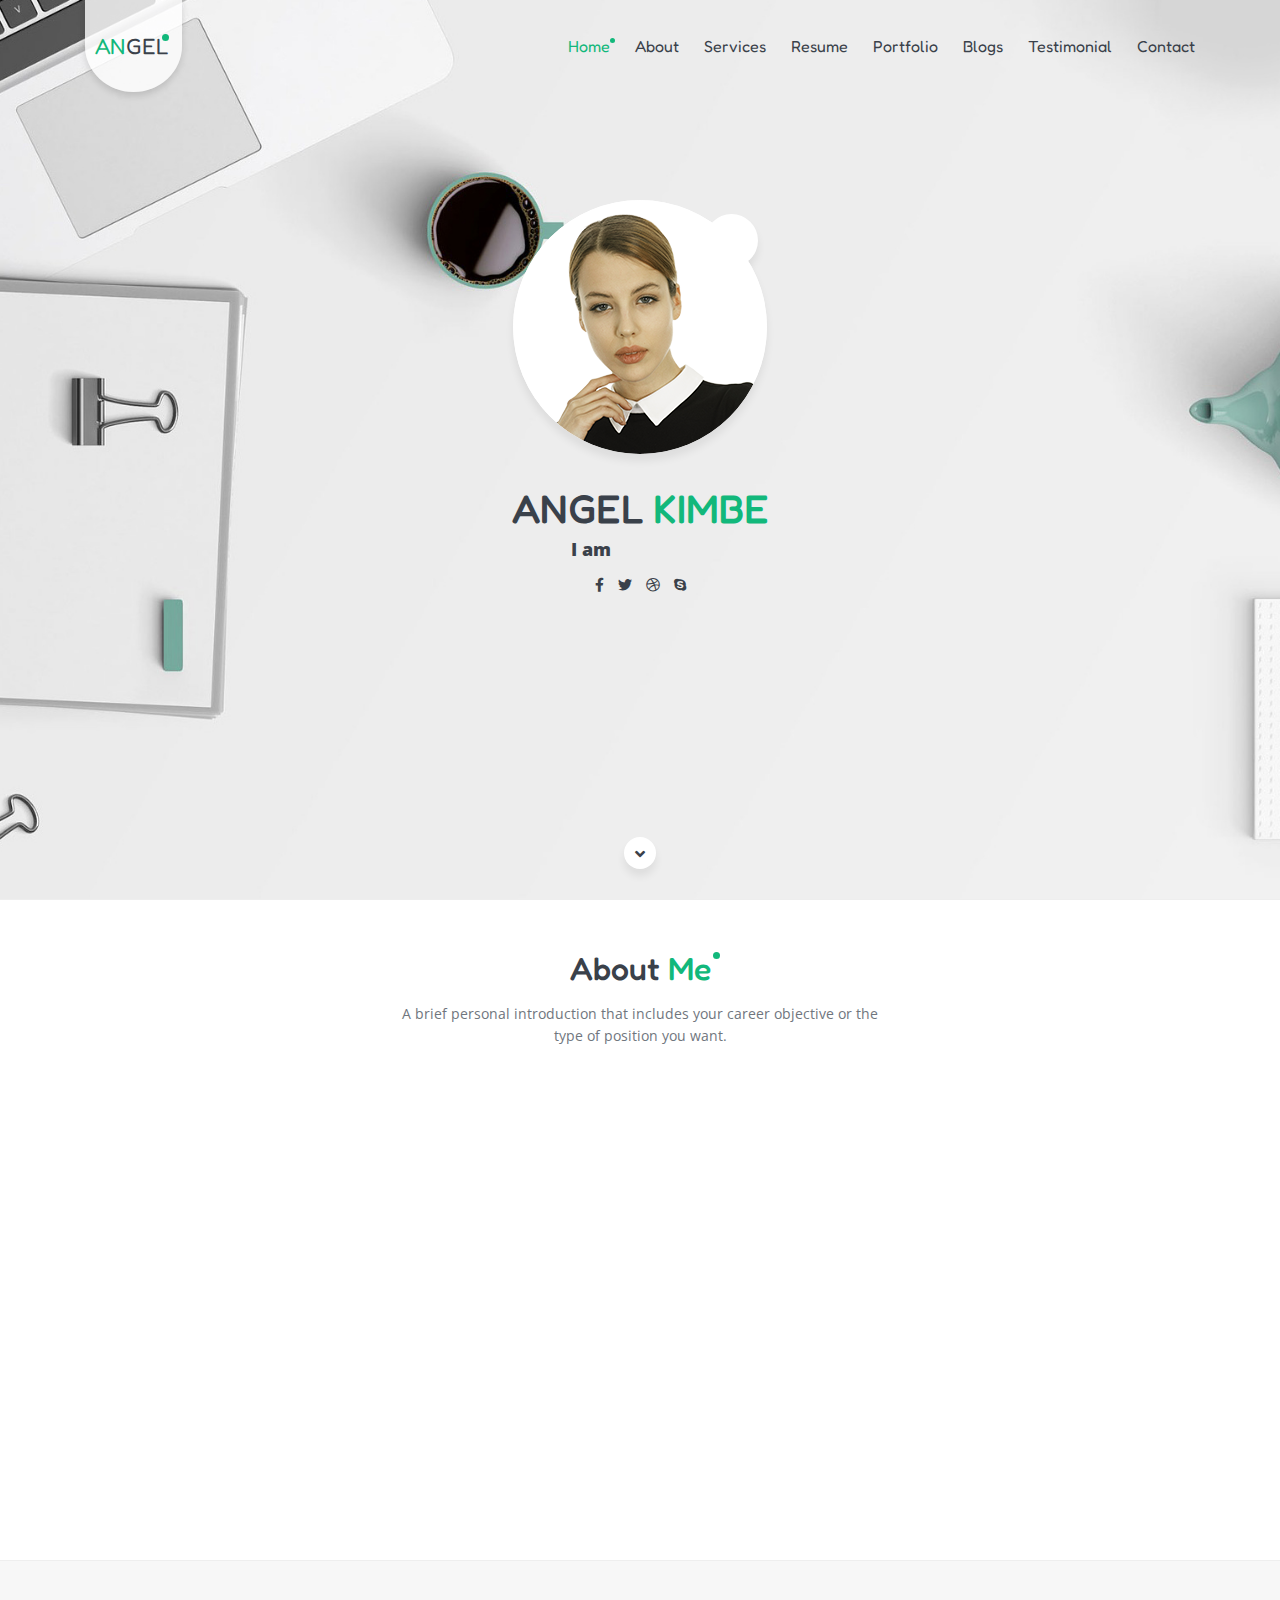
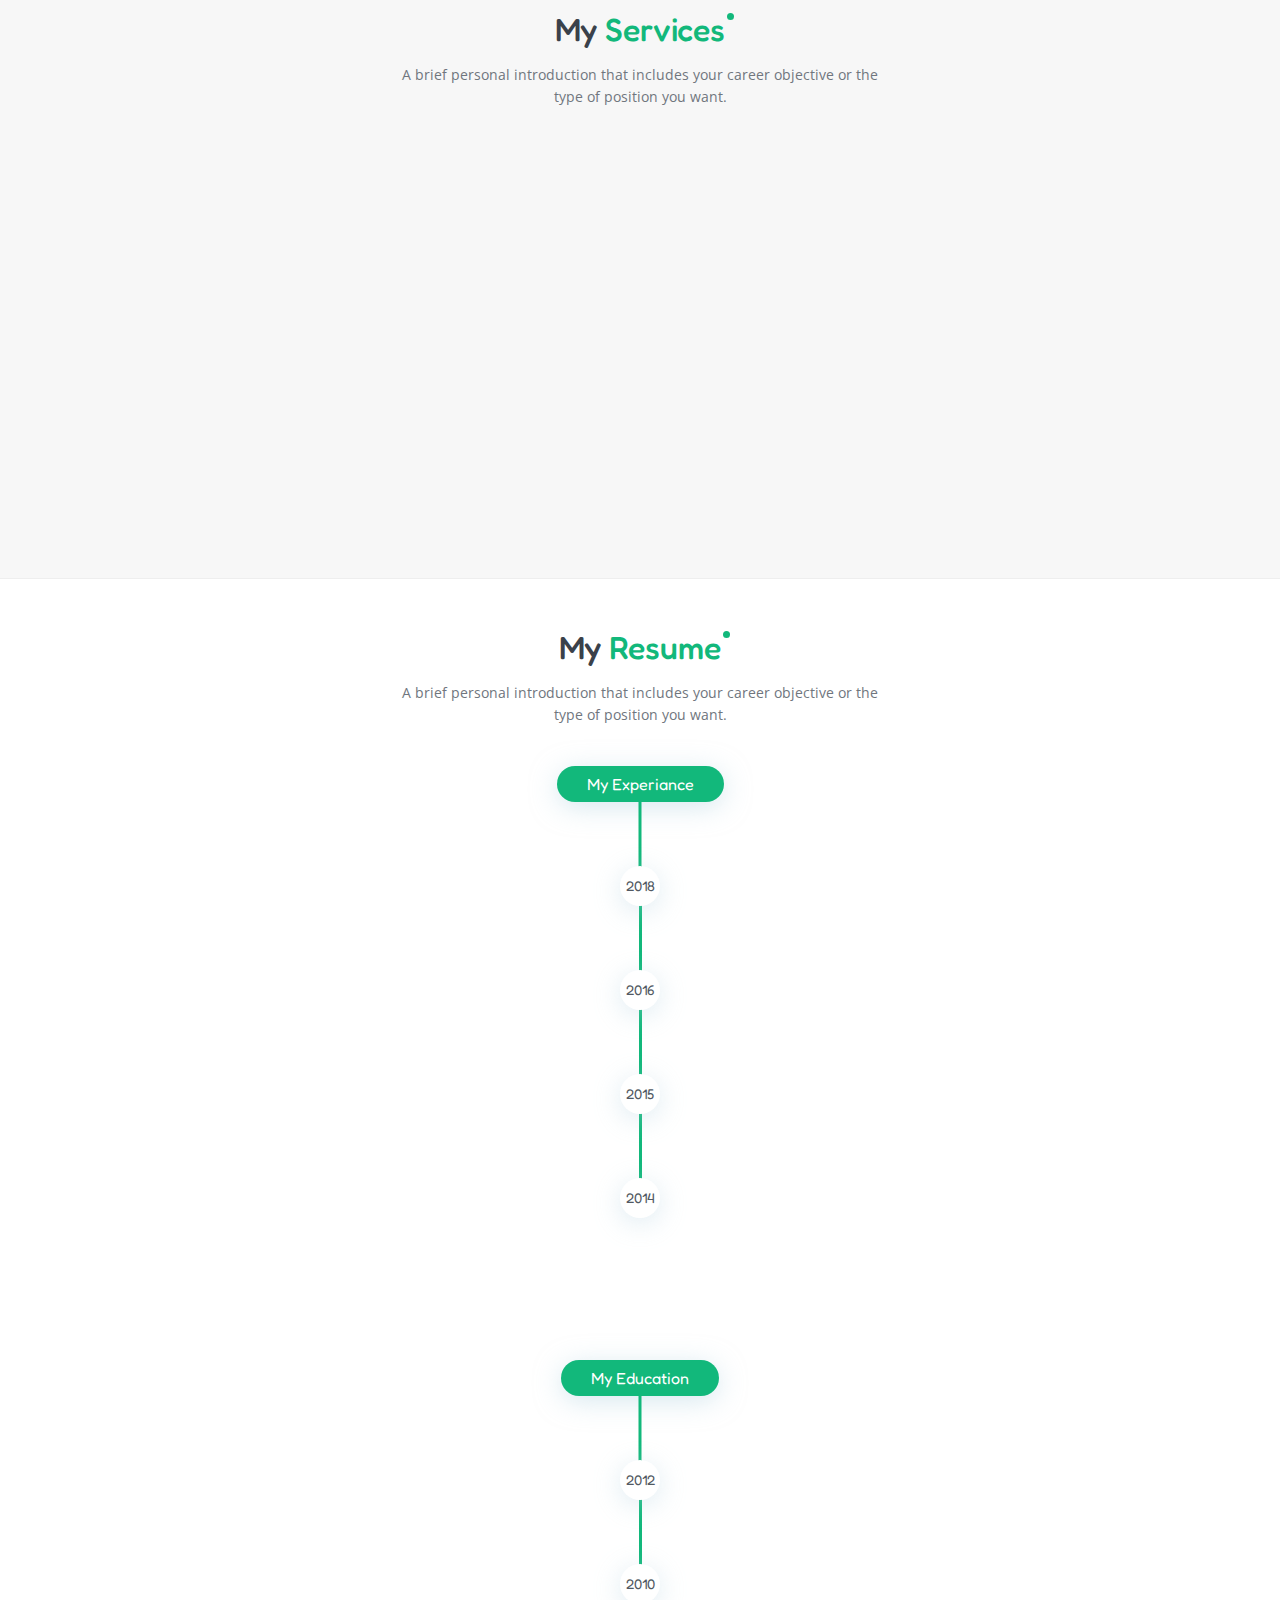
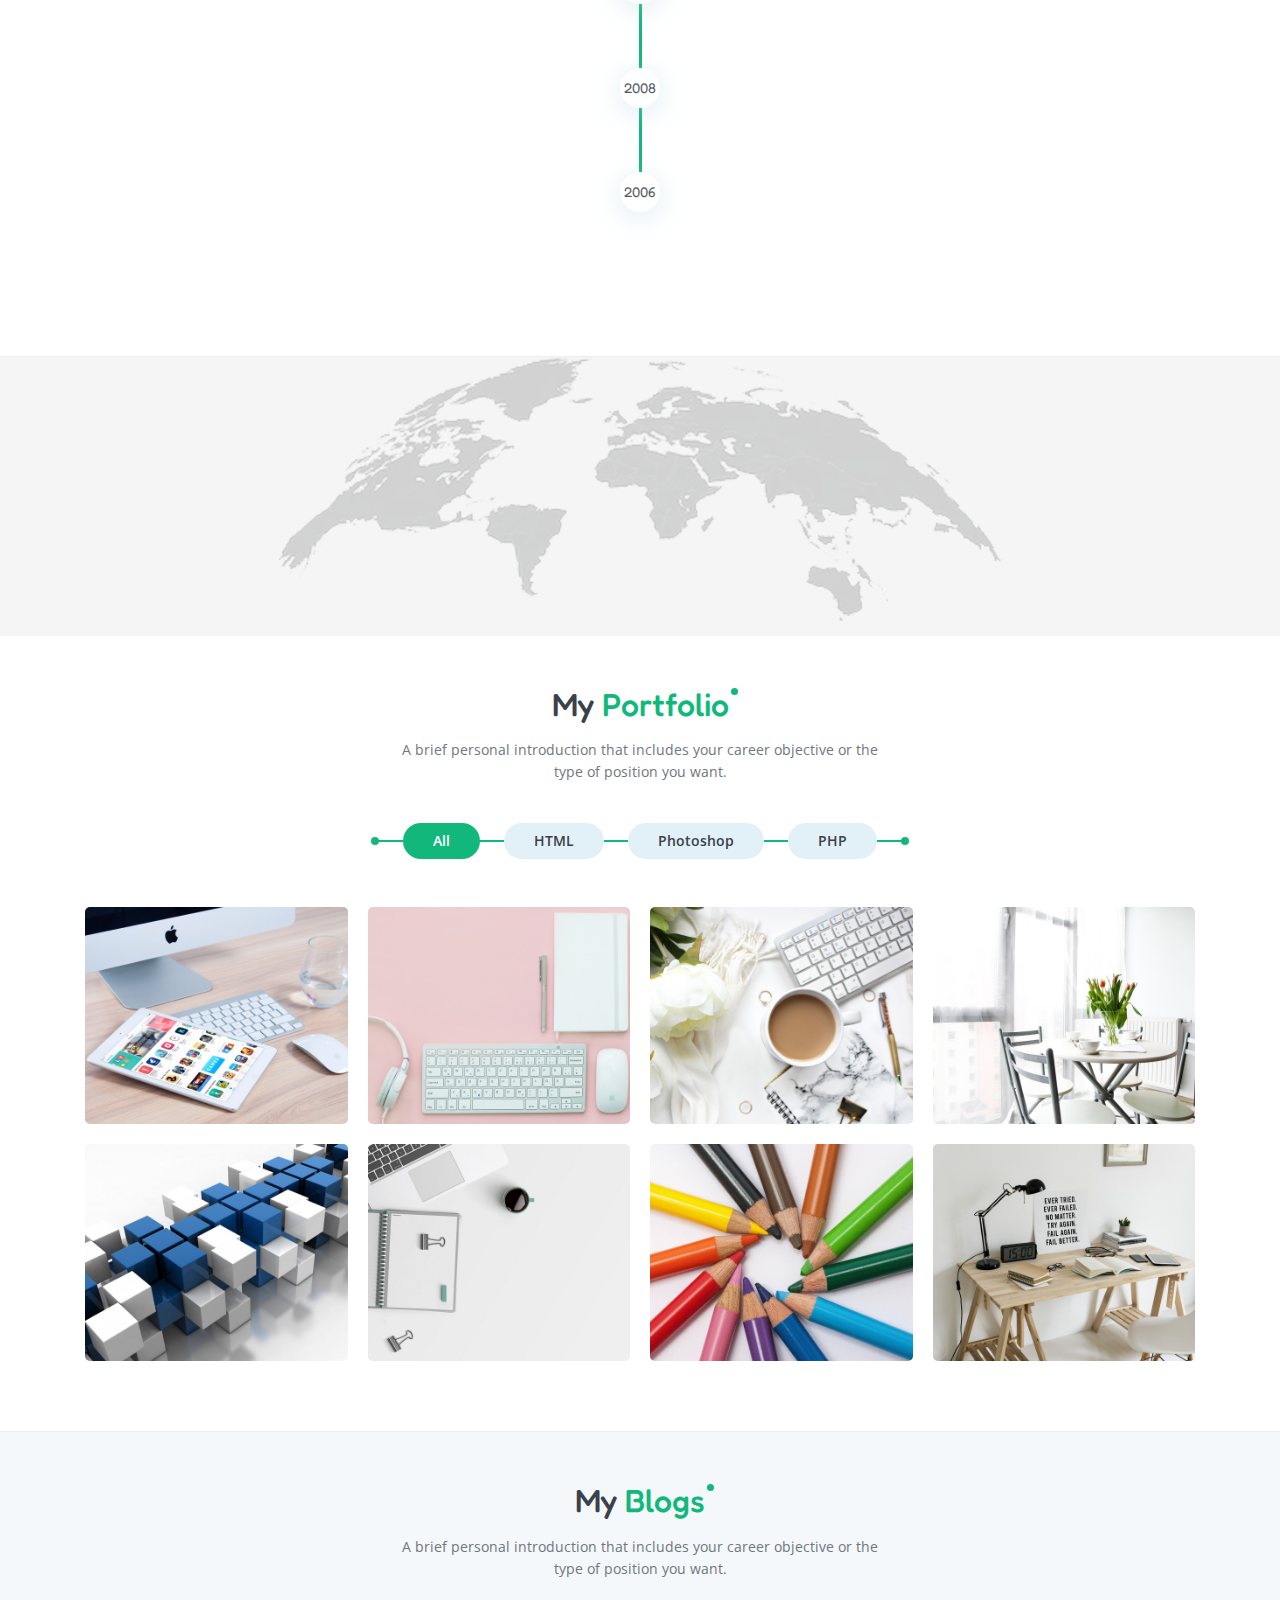
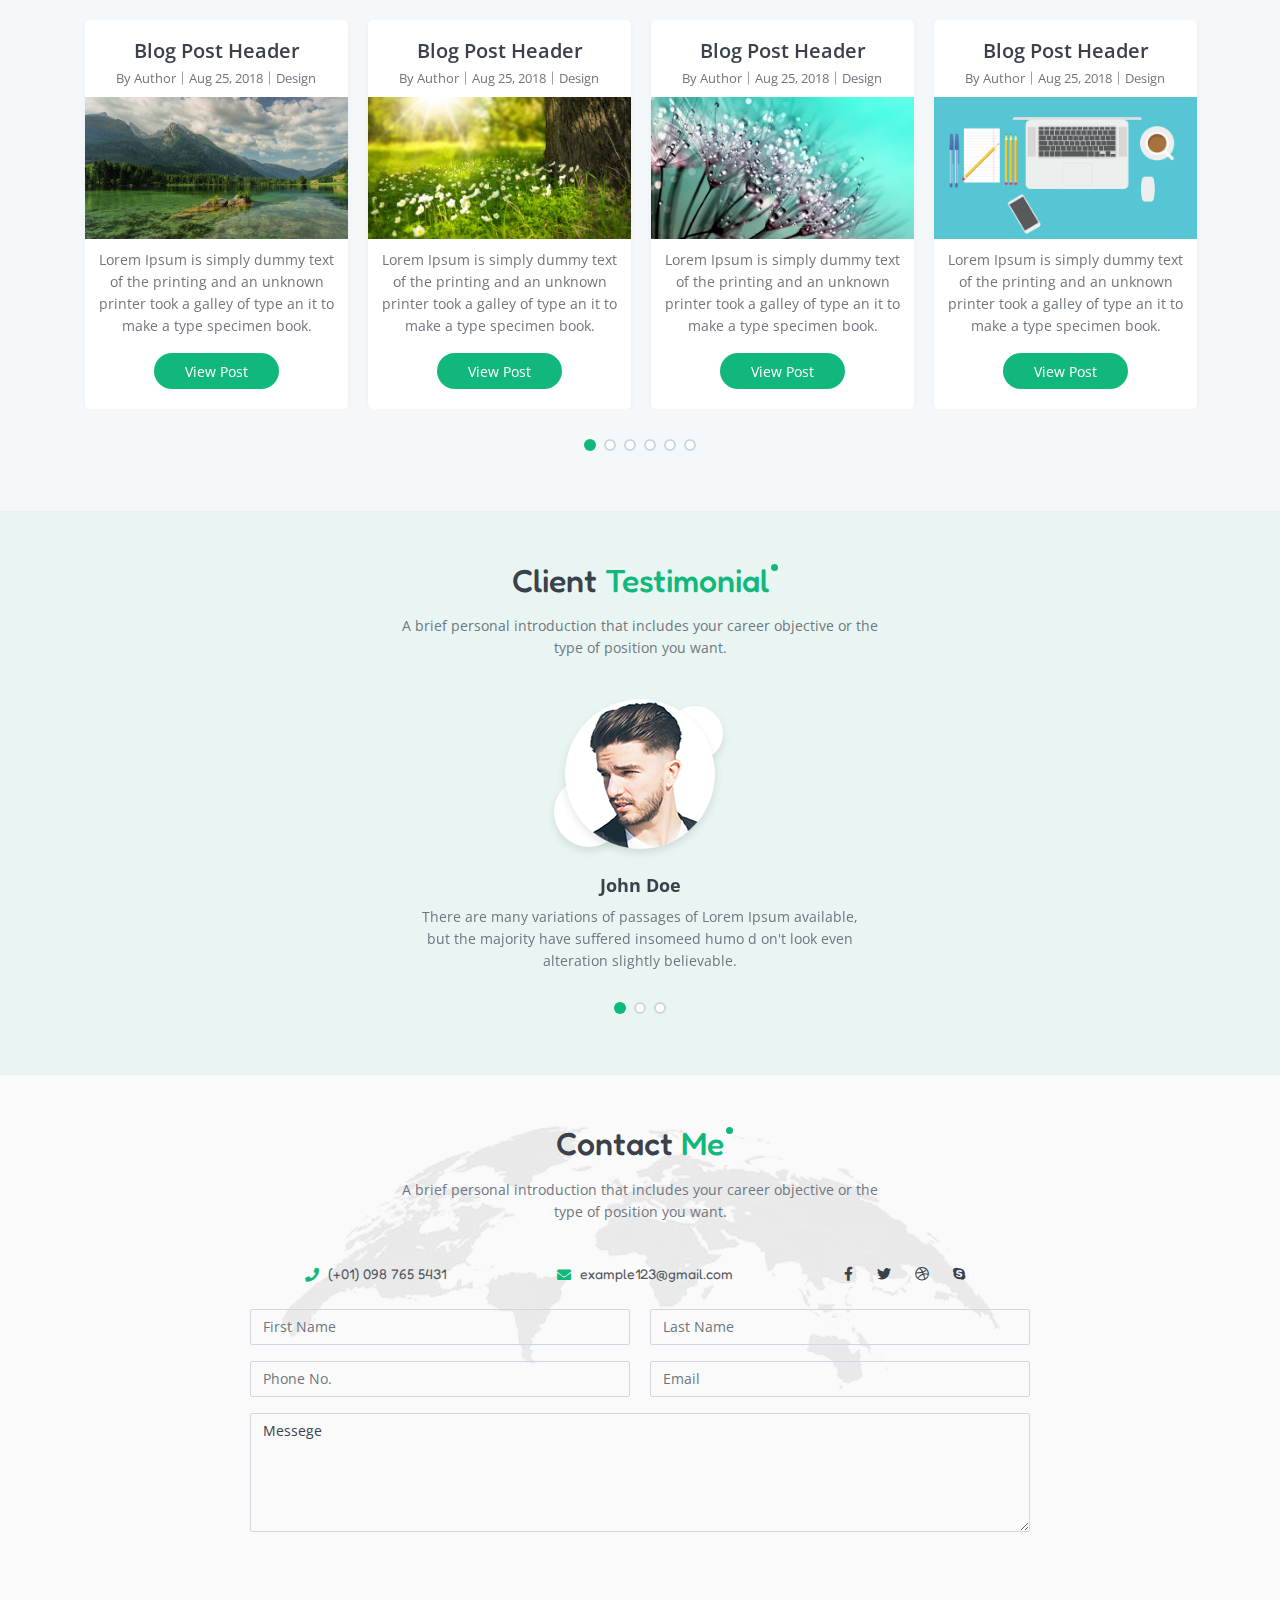
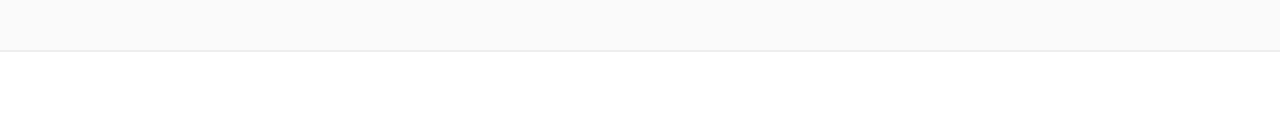
<file: index.html>
<!DOCTYPE html>
<html lang="en">

<head>
	<meta charset="UTF-8">
	<meta http-equiv="x-ua-compatible" content="ie=edge">
	<title>Angle - Personal Resume/CV/Portfolio HTML Template</title>
	<meta name="description" content="Minimal Multipurpose Portfolio Template">
	<meta name="viewport" content="width=device-width, initial-scale=1">
	<!--========= Fav Icon ==========-->
	<link id="favicon" rel="icon" type="image/png" href="assets/img/fav-ico.png" />
	<!--========== Google web fonts ==========-->
	<link href="https://fonts.googleapis.com/css?family=Fredoka+One" rel="stylesheet">
	<link href="https://fonts.googleapis.com/css?family=Open+Sans:300,400,600,700,800" rel="stylesheet">
	<!--========== icomoon css ==========-->
	<link rel="stylesheet" type="text/css" href="assets/css/icomoon.css" />
	<!--========== fontawesome css ==========-->
	<!-- <link rel="stylesheet" type="text/css" href="assets/css/font-awesome.min.css" /> -->
	<link rel="stylesheet" type="text/css" href="https://use.fontawesome.com/releases/v5.0.7/css/all.css" />

	<!--========== bootstrap css ==========-->
	<link rel="stylesheet" type="text/css" href="assets/css/bootstrap.min.css" />
	<!--========== animated css ==========-->
	<link rel="stylesheet" type="text/css" href="assets/css/animated.min.css" />
	<!--========== typed css ==========-->
	<link rel="stylesheet" type="text/css" href="assets/css/typed.min.css" />
	<!--========== fancybox css ==========-->
	<link rel="stylesheet" type="text/css" href="assets/css/fancybox.min.css" />
	<!--========== slick slider css ==========-->
	<link rel="stylesheet" type="text/css" href="assets/css/slick.min.css" />
	<!--========== style css ==========-->
	<link rel="stylesheet" type="text/css" href="assets/css/style.css" />
</head>

<body>
	<div id="wrapper">
		<!--========== page preloader==========-->
		<div class="loader-body">
			<div class="loader">
				<span class="loader-inner"></span>
				<span class="loader-inner"></span>
			</div>
		</div>
		<!--========== Header Start==========-->
		<header class="header clrfix sticky">
			<div class="container clrfix">
				<!-- header logo -->
				<div class="header-logo float-left">
					<a href="index.html" class="logo"><span>An</span>gel</a>
				</div>
				<!-- toggle menu -->
				<span class="menu-toggle"><span></span></span>
				<!-- main menu -->
				<nav class="main-menu float-right">
					
					<ul>
						<li class="active"><a href="#banner" class="scroll">home</a></li>
						<li><a href="#about-me" class="scroll">about</a></li>
						<li><a href="#service" class="scroll">services</a></li>
						<li><a href="#resume" class="scroll">resume</a></li>
						<li><a href="#portfolio" class="scroll">portfolio</a></li>
						<li><a href="#blogs" class="scroll">blogs</a></li>
						<li><a href="#testimonial" class="scroll">testimonial</a></li>
						<li><a href="#footer" class="scroll">contact</a></li>
					</ul>
				</nav>
			</div>
		</header>
		<!--========== Header End==========-->
		<div id="banner" class="intro-area parallex section bg-overlay clrfix" style="background-image: url('assets/img/1.jpg')">
			<div id="particles-js"></div> 
			<!-- intro content start-->
			<div class="intro-content text-center">
				<div class="intro-img clrfix wow animate zoomIn">
					<div class="img-wrap">
						<img src="assets/img/profile-img-01.png" alt="profile img">
					</div>
				</div>
				<h1 class="wow animate fadeInUp">Angel <span class="c-green">Kimbe</span></h1>
				<!-- cd-intro -->
				<div class="cd-intro wow animate fadeInUp" data-wow-delay="100ms">
					<h4 class="cd-headline letters scale">
						<span>I am </span> 
						<span class="cd-words-wrapper">
							<b class="is-visible">developer.</b>
							<b>freelancer.</b>
						</span>
					</h4>
				</div>
				<!-- cd-intro -->
				<ul class="social-link wow animate fadeInUp" data-wow-delay="150ms">
					<li><a href="#"><span class="fab fa-facebook-f"></span></a></li>
					<li><a href="#"><span class="fab fa-twitter"></span></a></li>
					<li><a href="#"><span class="fab fa-dribbble"></span></a></li>
					<li><a href="#"><span class="fab fa-skype"></span></a></li>
				</ul>
			</div>
			<!-- intro content end-->
			<!-- scroll down arrow start-->
			<a class="scroll-down scroll bounce_in" href="#about-me" data-wow-iteration="infinite"><span class="fa fa-angle-down"></span></a>
			<!-- scroll down arrow end-->
		</div>
		<!-- about me section start -->
		<section id="about-me" class="section about-me clrfix">
			<div class="container">
				<!-- section title strat-->
				<div class="section-title text-center">
					<h2>about <span class="c-green">me</span></h2>
					<div class="discribe">
						<p>A brief personal introduction that includes your career objective or the type of position you want.</p>
					</div>
				</div>
				<!-- section title End-->
				<div class="row">
					<div class="col-xs-12 col-md-6 wow animate fadeIn">
						<h5 class="mb-3">I am Professional web developer having 10 years experience.</h5>
						<div class="discribe mb-4">
							<p>Lorem Ipsum is simply dummy text of the printing and typesetting industry. Lorem Ipsum h as been the industry's standard dummy text ever since the 1500s, when an unknown printer t and scrambled it to make a type specimen book.</p>
						</div>
						<div class="highlight-info clrfix about-info mb-4">
							<p>It has survived not only five centuries with the release of Letraset sheets containing Lorem Ipsum passages, and recently with desktop.</p>
						</div>
						<!-- contact info start-->
						<div class="contact-info-block d-flex justify-content-center flex-wrap">
							<ul class="social-link mb-4">
								<li><a href="#"><span class="fab fa-facebook-f"></span></a></li>
								<li><a href="#"><span class="fab fa-twitter"></span></a></li>
								<li><a href="#"><span class="fab fa-dribbble"></span></a></li>
								<li><a href="#"><span class="fab fa-skype"></span></a></li>
							</ul>
							<div class="contact-info-content mb-4">
								<span class="fas fa-envelope"></span>
								<a href="mailto:&#101;&#120;&#097;&#109;&#112;&#108;&#101;&#049;&#050;&#051;&#064;&#103;&#109;&#097;&#105;&#108;&#046;&#099;&#111;&#109;">example123@gmail.com</a>
							</div>
							<div class="contact-info-content mb-4">
								<span class="fas fa-phone"></span>
								<a href="tel:0987655431">(+01) 098 765 5431</a>
							</div>
						</div>
						<!-- contact info end-->
						<div class="about-btn-wrap d-flex">
							<a href="#" class="btn btn-gray-bg wow animate fadeInLeft" data-wow-delay="150ms"><span class="fas fa-handshake"></span> hire me</a>
							<a href="#" class="btn bg-green-btn wow animate fadeInRight" data-wow-delay="350ms"><span class="far fa-file-alt"></span> download cv</a>
						</div>
					</div>
					<div class="col-xs-12 col-md-6">
						<!-- skills -->
						<div class="skills clrfix wow animate fadeIn">
							<h5>Skills</h5>
							<span class="progress-text">html5</span>
							<div class="progress">
								<div class="progress-bar" data-present="86%"></div>
							</div>
							<span class="progress-text">photoshop</span>
							<div class="progress">
								<div class="progress-bar" data-present="93%"></div>
							</div>
							<span class="progress-text">css3</span>
							<div class="progress">
								<div class="progress-bar" data-present="75%"></div>
							</div>
							<span class="progress-text">php</span>
							<div class="progress">
								<div class="progress-bar" data-present="90%"></div>
							</div>
							<span class="progress-text">laravel</span>

							<div class="progress">
								<div class="progress-bar" data-present="83%"></div>
							</div>
							<span class="progress-text">wordpress</span>
							<div class="progress">
								<div class="progress-bar" data-present="75%"></div>
							</div>
							<span class="progress-text">jQuery</span>
							<div class="progress">
								<div class="progress-bar" data-present="90%"></div>
							</div>
							<span class="progress-text">javaScript</span>
							<div class="progress">
								<div class="progress-bar" data-present="80%"></div>
							</div>
						</div>
					</div>
				</div>
				<!-- less opacity background title   -->
				<span class="low-visiblity-bg-title wow animate zoomIn" data-wow-delay="400ms">about me</span>
			</div>
		</section>
		<!-- about me section end -->
		<!-- service section start -->
		<section id="service" class="section service fix">
			<div class="container">
				<!-- section title strat-->
				<div class="section-title text-center">
					<h2>my <span class="c-green">services</span></h2>
					<div class="discribe">
						<p>A brief personal introduction that includes your career objective or the type of position you want.</p>
					</div>
				</div>
				<!-- section title End-->
				<div class="row">
					<!-- single-serivece -->
					<div class="col-sm-12 col-md-6 col-lg-4 mb-4">
						<div class="single-service clearfix wow animate fadeInUp">
							<h4 class="mb-3"><span class="icon-computer-graphic"></span>Web Design</h4>
							<div class="discribe">
								<p>Lorem Ipsum is simply dummy text of the printing and typesetting industry. Lorem Ipsum has been the industry's standard dummy text ever since the 1500s.</p>
							</div>
						</div>
					</div>
					<!-- single-serivece -->
					<div class="col-sm-12 col-md-6 col-lg-4 mb-4">
						<div class="single-service clearfix wow animate fadeInUp" data-wow-delay="150ms">
							<h4 class="mb-3"><span class="icon-smartphone"></span>app Design</h4>
							<div class="discribe">
								<p>Lorem Ipsum is simply dummy text of the printing and typesetting industry. Lorem Ipsum has been the industry's standard dummy text ever since the 1500s.</p>
							</div>
						</div>
					</div>
					<!-- single-serivece -->
					<div class="col-sm-12 col-md-6 col-lg-4 mb-4">
						<div class="single-service clearfix wow animate fadeInUp" data-wow-delay="300ms">
							<h4 class="mb-3"><span class="icon-analytics"></span>Web Analysis</h4>
							<div class="discribe">
								<p>Lorem Ipsum is simply dummy text of the printing and typesetting industry. Lorem Ipsum has been the industry's standard dummy text ever since the 1500s.</p>
							</div>
						</div>
					</div>
					<!-- single-serivece -->
					<div class="col-sm-12 col-md-6 col-lg-4 mb-4">
						<div class="single-service clearfix wow animate fadeInUp" data-wow-delay="450ms">
							<h4 class="mb-3"><span class="icon-responsive-design-symbol"></span>responsive Design</h4>
							<div class="discribe">
								<p>Lorem Ipsum is simply dummy text of the printing and typesetting industry. Lorem Ipsum has been the industry's standard dummy text ever since the 1500s.</p>
							</div>
						</div>
					</div>
					<!-- single-serivece -->
					<div class="col-sm-12 col-md-6 col-lg-4 mb-4">
						<div class="single-service clearfix wow animate fadeInUp" data-wow-delay="600ms">
							<h4 class="mb-3"><span class="icon-computer-graphic"></span>Graphic Design</h4>
							<div class="discribe">
								<p>Lorem Ipsum is simply dummy text of the printing and typesetting industry. Lorem Ipsum has been the industry's standard dummy text ever since the 1500s.</p>
							</div>
						</div>
					</div>
					<!-- single-serivece -->
					<div class="col-sm-12 col-md-6 col-lg-4 mb-4">
						<div class="single-service clearfix wow animate fadeInUp" data-wow-delay="750ms">
							<h4 class="mb-3"><span class="icon-photo-camera"></span>Photography</h4>
							<div class="discribe">
								<p>Lorem Ipsum is simply dummy text of the printing and typesetting industry. Lorem Ipsum has been the industry's standard dummy text ever since the 1500s.</p>
							</div>
						</div>
					</div>
				</div>
			</div>
		</section>
		<!-- service section end -->
		<!-- resume section start -->		
		<section id="resume" class="section resume clrfix">
			<div class="container">
				<!-- section title strat-->
				<div class="section-title text-center">
					<h2>my <span class="c-green">resume</span></h2>
					<div class="discribe">
						<p>A brief personal introduction that includes your career objective or the type of position you want.</p>
					</div>
				</div>
				<!-- section title End-->
				<!-- resume Experiance section start -->
				<div class="row text-center mb-5">
					<span class="resume-title">my Experiance</span>
				</div>

				<div class="resume-content mb-5	clearfix">
					<!-- single resume -->
					<div class="full-width clrfix">
						<div class="single-resume-wrap">
							<span class="work-year">2018</span>
							<div class="single-resume wow animate fadeInUp">
								<h6>Full Stack Developer</h6>
								<div class="discribe">
									<p>Lorem Ipsum is simply dummy text of the printing and typesetting industry. Lorem Ipsum has been the industry's standard dummy text ever since the 1500s, when an unknown.</p>
								</div>
							</div>
						</div>
					</div>
					<!-- single resume -->

					<div class="full-width clrfix">
						<div class="single-resume-wrap">
							<span class="work-year">2016</span>
							<div class="single-resume wow animate fadeInUp" data-wow-delay="150ms">
								<h6>MEAN Stack Developer</h6>
								<div class="discribe">
									<p>Lorem Ipsum is simply dummy text of the printing and typesetting industry. Lorem Ipsum has been the industry's standard dummy text ever since the 1500s, when an unknown.</p>
								</div>
							</div>
						</div>
					</div>
					<!-- single resume -->
					
					<div class="full-width clrfix">
						<div class="single-resume-wrap">
							<span class="work-year">2015</span>
							<div class="single-resume wow animate fadeInUp" data-wow-delay="300ms">
								<h6>Front-End Web Developer</h6>
								<div class="discribe">
									<p>Lorem Ipsum is simply dummy text of the printing and typesetting industry. Lorem Ipsum has been the industry's standard dummy text ever since the 1500s, when an unknown.</p>
								</div>
							</div>
						</div>
					</div>
					<!-- single resume -->
					<div class="full-width clrfix">
						<div class="single-resume-wrap">
							<span class="work-year">2014</span>
							<div class="single-resume wow animate fadeInUp" data-wow-delay="600ms">
								<h6>UX/UI Designer</h6>
								<div class="discribe">
									<p>Lorem Ipsum is simply dummy text of the printing and typesetting industry. Lorem Ipsum has been the industry's standard dummy text ever since the 1500s, when an unknown.</p>
								</div>
							</div>
						</div>
					</div>
				</div>
				<!-- resume Experiance section end -->	
				<!-- resume Education section start -->
				<div class="row text-center mb-5">
					<span class="resume-title">my education</span>
				</div>

				<div class="resume-content clearfix">
					<!-- single resume -->
					<div class="full-width clrfix">
						<div class="single-resume-wrap">
							<span class="work-year">2012</span>
							<div class="single-resume wow animate fadeInUp" data-wow-delay="150ms">
								<h6>Educational Specialist</h6>
								<div class="discribe">
									<p>Lorem Ipsum is simply dummy text of the printing and typesetting industry. Lorem Ipsum has been the industry's standard dummy text ever since the 1500s, when an unknown.</p>
								</div>
							</div>
						</div>
					</div>
					<!-- single resume -->

					<div class="full-width clrfix">
						<div class="single-resume-wrap">
							<span class="work-year">2010</span>
							<div class="single-resume wow animate fadeInUp" data-wow-delay="300ms">
								<h6>Master Degree</h6>
								<div class="discribe">
									<p>Lorem Ipsum is simply dummy text of the printing and typesetting industry. Lorem Ipsum has been the industry's standard dummy text ever since the 1500s, when an unknown.</p>
								</div>
							</div>
						</div>
					</div>
					<!-- single resume -->
					
					<div class="full-width clrfix">
						<div class="single-resume-wrap">
							<span class="work-year">2008</span>
							<div class="single-resume wow animate fadeInUp" data-wow-delay="450ms">
								<h6>Bachelor Degree</h6>
								<div class="discribe">
									<p>Lorem Ipsum is simply dummy text of the printing and typesetting industry. Lorem Ipsum has been the industry's standard dummy text ever since the 1500s, when an unknown.</p>
								</div>
							</div>
						</div>
					</div>
					<!-- single resume -->
					<div class="full-width clrfix">
						<div class="single-resume-wrap">
							<span class="work-year">2006</span>
							<div class="single-resume wow animate fadeInUp" data-wow-delay="600ms">
								<h6>College of Computing Technology</h6>
								<div class="discribe">
									<p>Lorem Ipsum is simply dummy text of the printing and typesetting industry. Lorem Ipsum has been the industry's standard dummy text ever since the 1500s, when an unknown.</p>
								</div>
							</div>
						</div>
					</div>
				</div>
				<!-- resume  Education section end -->	
			</div>
		</section>
		<!-- resume section end -->
		<!-- work progess area start-->
		<div class="work-progess-area fix" style="background-image:url('assets/img/map.png');">
			<div class="container">
				<div class="row">
					<!-- singlework progess -->
					<div class="colmn-xs-6 col-md-3">
						<div class="single-progess bg-light-green wow animate fadeInDown">
							<span class="work-progess-title">Happy Client</span>
							<div class="circle-wrap">
								<div class="work-progess-content-circle">
									<span class="fas fa-handshake"></span>
									<span class="progess-counter">153</span>
								</div>
							</div>
						</div>
					</div>
					<!-- singlework progess -->
					<div class="colmn-xs-6 col-md-3">
						<div class="single-progess bg-jungle wow animate fadeInDown" data-wow-delay="200ms">
							<span class="work-progess-title">Project Done</span>
							<div class="circle-wrap">
								<div class="work-progess-content-circle">
									<span class="far fa-thumbs-up"></span>
									<span class="progess-counter">999</span>
								</div>
							</div>
						</div>
					</div>
					<!-- singlework progess -->
					<div class="colmn-xs-6 col-md-3">
						<div class="single-progess bg-babyblue wow animate fadeInDown" data-wow-delay="400ms">
							<span class="work-progess-title">Cup of Coffee</span>
							<div class="circle-wrap">
								<div class="work-progess-content-circle">
									<span class="fas fa-coffee"></span>
									<span class="progess-counter">2003</span>
								</div>
							</div>
						</div>
					</div>
					<!-- singlework progess -->
					<div class="colmn-xs-6 col-md-3">
						<div class="single-progess bg-yellow wow animate fadeInDown" data-wow-delay="600ms">
							<span class="work-progess-title">lines of code</span>
							<div class="circle-wrap">
								<div class="work-progess-content-circle">
									<span class="fas fa-code"></span>
									<span class="progess-counter">15309</span>
								</div>
							</div>
						</div>
					</div>
				</div>
			</div>
		</div>	
		<!-- work progess area end-->
		<!-- feaatured work section start -->
		<section id="portfolio" class="section portfolio  text-center clrfix">
			<div class="container">
				<!-- section title strat-->
				<div class="section-title">
					<h2>my <span class="c-green">portfolio</span></h2>
					<div class="discribe">
						<p>A brief personal introduction that includes your career objective or the type of position you want.</p>
					</div>
				</div>
				<!-- section title End-->
				<!-- portfolio filter start-->
				<div class="portfolio-filter mb-5">
					<button class="filter-btn active" data-filter="*">all</button>
					<button class="filter-btn" data-filter=".html">HTML</button>
					<button class="filter-btn" data-filter=".photoshop">Photoshop</button>
					<button class="filter-btn" data-filter=".php">PHP</button>
					<!-- filter line and dots -->
					<span class="filter-line"></span>
				</div>
				<!-- portfolio filter end-->
				<!--Portfolio Grid start-->
				<div class="portfolio-grid row">
					<!-- portfolio item start -->
					<div class="item html col-lg-3 col-md-4 col-sm-6 col-xs-12">
						<a class="single-portfolio"  href="assets/img/2.png" data-fancybox="myportfolio">
							<img src="assets/img/2.png" alt="2">
							<span class="portfolio-content">
								<span class="portfolio-title">web Design</span>
								<span class="fas fa-plus"></span>
							</span>
						</a>
					</div>
					<!-- portfolio item start -->
					<div class="item photoshop col-lg-3 col-md-4 col-sm-6 col-xs-12">
						<a class="single-portfolio" href="assets/img/3.png" data-fancybox="myportfolio">
							<img src="assets/img/3.png" alt="3">
							<span class="portfolio-content">
								<span class="portfolio-title">photoshop</span>
								<span class="fas fa-plus"></span>
							</span>
						</a>
					</div>
					<!-- portfolio item start -->
					<div class="item php col-lg-3 col-md-4 col-sm-6 col-xs-12">
						<a class="single-portfolio" href="assets/img/4.png" data-fancybox="myportfolio">
							<img src="assets/img/4.png" alt="4">
							<span class="portfolio-content">
								<span class="portfolio-title">php</span>
								<span class="fas fa-plus"></span>
							</span>
						</a>
					</div>
					<!-- portfolio item start -->
					<div class="item html col-lg-3 col-md-4 col-sm-6 col-xs-12">
						<a class="single-portfolio" href="assets/img/5.png" data-fancybox="myportfolio">
							<img src="assets/img/5.png" alt="5">
							<span class="portfolio-content">
								<span class="portfolio-title">web Design</span>
								<span class="fas fa-plus"></span>
							</span>
						</a>
					</div>
					<!-- portfolio item start -->
					<div class="item photoshop col-lg-3 col-md-4 col-sm-6 col-xs-12">
						<a class="single-portfolio" href="assets/img/6.png" data-fancybox="myportfolio">
							<img src="assets/img/6.png" alt="6">
							<span class="portfolio-content">
								<span class="portfolio-title">Design</span>
								<span class="fas fa-plus"></span>
							</span>
						</a>
					</div>
					<!-- portfolio item start -->
					<div class="item php col-lg-3 col-md-4 col-sm-6 col-xs-12">
						<a class="single-portfolio" href="assets/img/7.png" data-fancybox="myportfolio">
							<img src="assets/img/7.png" alt="7">
							<span class="portfolio-content">
								<span class="portfolio-title">Design</span>
								<span class="fas fa-plus"></span>
							</span>
						</a>
					</div>
					<!-- portfolio item start -->
					<div class="item photoshop col-lg-3 col-md-4 col-sm-6 col-xs-12">
						<a class="single-portfolio" href="assets/img/8.png" data-fancybox="myportfolio">
							<img src="assets/img/8.png" alt="8">
							<span class="portfolio-content">
								<span class="portfolio-title">Design</span>
								<span class="fas fa-plus"></span>
							</span>
						</a>
					</div>
					<!-- portfolio item start -->
					<div class="item php col-lg-3 col-md-4 col-sm-6 col-xs-12">
						<a class="single-portfolio" href="assets/img/9.png" data-fancybox="myportfolio">
							<img src="assets/img/9.png" alt="9">
							<span class="portfolio-content">
								<span class="portfolio-title">Design</span>
								<span class="fas fa-plus"></span>
							</span>
						</a>
					</div>
				</div>
				<!--Portfolio Grid start-->
			</div>
		</section>
		<!-- feaatured work section end -->
		<!-- blogs section start -->
		<section id="blogs" class="section blogs clrfix">
			<div class="container">
				<!-- section title strat-->
				<div class="section-title text-center">
					<h2>my <span class="c-green">blogs</span></h2>
					<div class="discribe">
						<p>A brief personal introduction that includes your career objective or the type of position you want.</p>
					</div>
				</div>
				<!-- section title End-->
				<!-- blog-slider start -->
				<div class="blogs-slider text-center row">
					<!-- single blogs -->
					<div class="col-md-3">
						<div class="single-blog text-center">
							<a href="blog-details.html" class="blog-title">Blog Post Header</a>
							<ul class="meta fix mb-2">
								<li>by author</li>
								<li>Aug 25, 2018</li>
								<li>design</li>
							</ul>
							<img src="assets/img/13.png" alt="13">
							<div class="blog-info">
								<div class="discribe mb-3">
									<p>Lorem Ipsum is simply dummy text of the printing and an unknown printer took a galley of type an it to make a type specimen book.</p>
								</div>
								<a href="blog-details.html" class="btn bg-green-btn"> view post</a>
							</div>
						</div>
					</div>
					<!-- single blogs -->
					<div class="col-md-3">
						<div class="single-blog text-center">
							<a href="blog-details.html" class="blog-title">Blog Post Header</a>
							<ul class="meta fix mb-2">
								<li>by author</li>
								<li>Aug 25, 2018</li>
								<li>design</li>
							</ul>
							<img src="assets/img/12.png" alt="12">
							<div class="blog-info">
								<div class="discribe mb-3">
									<p>Lorem Ipsum is simply dummy text of the printing and an unknown printer took a galley of type an it to make a type specimen book.</p>
								</div>
								<a href="blog-details.html" class="btn bg-green-btn"> view post</a>
							</div>
						</div>
					</div>
					<!-- single blogs -->
					<div class="col-md-3">
						<div class="single-blog text-center">
							<a href="blog-details.html" class="blog-title">Blog Post Header</a>
							<ul class="meta fix mb-2">
								<li>by author</li>
								<li>Aug 25, 2018</li>
								<li>design</li>
							</ul>
							<img src="assets/img/11.png" alt="11">
							<div class="blog-info">
								<div class="discribe mb-3">
									<p>Lorem Ipsum is simply dummy text of the printing and an unknown printer took a galley of type an it to make a type specimen book.</p>
								</div>
								<a href="blog-details.html" class="btn bg-green-btn"> view post</a>
							</div>
						</div>
					</div>
					<!-- single blogs -->
					<div class="col-md-3">
						<div class="single-blog text-center">
							<a href="blog-details.html" class="blog-title">Blog Post Header</a>
							<ul class="meta fix mb-2">
								<li>by author</li>
								<li>Aug 25, 2018</li>
								<li>design</li>
							</ul>
							<img src="assets/img/10.png" alt="10">
							<div class="blog-info">
								<div class="discribe mb-3">
									<p>Lorem Ipsum is simply dummy text of the printing and an unknown printer took a galley of type an it to make a type specimen book.</p>
								</div>
								<a href="#" class="btn bg-green-btn"> view post</a>
							</div>
						</div>
					</div>
					<!-- single blogs -->
					<div class="col-md-3">
						<div class="single-blog text-center">
							<a href="blog-details.html" class="blog-title">Blog Post Header</a>
							<ul class="meta fix mb-2">
								<li>by author</li>
								<li>Aug 25, 2018</li>
								<li>design</li>
							</ul>
							<img src="assets/img/12.png" alt="12">
							<div class="blog-info">
								<div class="discribe mb-3">
									<p>Lorem Ipsum is simply dummy text of the printing and an unknown printer took a galley of type an it to make a type specimen book.</p>
								</div>
								<a href="blog-details.html" class="btn bg-green-btn"> view post</a>
							</div>
						</div>
					</div>
					<!-- single blogs -->
					<div class="col-md-3">
						<div class="single-blog text-center">
							<a href="blog-details.html" class="blog-title">Blog Post Header</a>
							<ul class="meta fix mb-2">
								<li>by author</li>
								<li>Aug 25, 2018</li>
								<li>design</li>
							</ul>
							<img src="assets/img/11.png" alt="11">
							<div class="blog-info">
								<div class="discribe mb-3">
									<p>Lorem Ipsum is simply dummy text of the printing and an unknown printer took a galley of type an it to make a type specimen book.</p>
								</div>
								<a href="blog-details.html" class="btn bg-green-btn"> view post</a>
							</div>
						</div>
					</div>
				</div>
				<!-- blog-slider end -->
			</div>
		</section>
		<!-- blogs section end -->

		<!-- client testimonial start -->
		<section id="testimonial" class="section testimonial clrfix">
			<div class="container">
				<!-- section title strat-->
				<div class="section-title text-center">
					<h2>client <span class="c-green">testimonial</span></h2>
					<div class="discribe">
						<p>A brief personal introduction that includes your career objective or the type of position you want.</p>
					</div>
				</div>
				<!-- section title End-->
				<!-- client testimonial start-->
				<div class="client-testimonial-slider">
					<!-- single testimonial -->
					<div class="single-testimonial">
						<div class="profile-img">
							<img src="assets/img/16.png" alt="profile">
						</div>
						<span class="profile-name">John Doe</span>
						<div class="discribe">
							<p>There are many variations of passages of Lorem Ipsum available, but the majority have suffered  insomeed humo d on't look even alteration slightly believable.</p>
						</div>
					</div>
					<!-- single testimonial -->
					<div class="single-testimonial">
						<div class="profile-img">
							<img src="assets/img/14.png" alt="profile">
						</div>
						<span class="profile-name">John Doe</span>
						<div class="discribe">
							<p>There are many variations of passages of Lorem Ipsum available, but the majority have suffered  insomeed humo d on't look even alteration slightly believable.</p>
						</div>
					</div>
					<!-- single testimonial -->
					<div class="single-testimonial">
						<div class="profile-img">
							<img src="assets/img/16.png" alt="profile">
						</div>
						<span class="profile-name">John Doe</span>
						<div class="discribe">
							<p>There are many variations of passages of Lorem Ipsum available, but the majority have suffered  insomeed humo d on't look even alteration slightly believable.</p>
						</div>
					</div>
				</div>
				<!-- client testimonial end-->
				<!-- less opacity background title   -->
				<span class="low-visiblity-bg-title wow animate zoomIn">client <span class="c-green">testimonial</span></span>
			</div>
		</section>
		<!-- client testimonial end -->
		<!-- contact block start -->
		<footer id="footer" class="section contact clrfix">
			<div class="container">
				<!-- contact form start -->
				<div class="contact-form-block clrfix" style="background-image:url('assets/img/map-01.png'); ">
					<!-- section title strat-->
					<div class="section-title text-center">
						<h2>contact <span class="c-green">me</span></h2>
						<div class="discribe">
							<p>A brief personal introduction that includes your career objective or the type of position you want.</p>
						</div>
					</div>
					<!-- section title End-->
					<!-- contact info start-->
					<div class="contact-info-block d-flex justify-content-center flex-wrap">
						<div class="contact-info-content mb-4">
							<span class="fas fa-phone"></span>
							<a href="tel:0987655431">(+01) 098 765 5431</a>
						</div>
						<div class="contact-info-content mb-4">
							<span class="fas fa-envelope"></span>
							<a href="mailto:&#101;&#120;&#097;&#109;&#112;&#108;&#101;&#049;&#050;&#051;&#064;&#103;&#109;&#097;&#105;&#108;&#046;&#099;&#111;&#109;">example123@gmail.com</a>
						</div>
						<div class="contact-info-content mb-4">
							<ul class="social-link">
								<li><a href="#"><span class="fab fa-facebook-f"></span></a></li>
								<li><a href="#"><span class="fab fa-twitter"></span></a></li>
								<li><a href="#"><span class="fab fa-dribbble"></span></a></li>
								<li><a href="#"><span class="fab fa-skype"></span></a></li>
							</ul>
						</div>
					</div>
					<!-- contact info end-->
					<form action="#" class="contact-form clrfix">
						<div class="row">
							<!-- input box -->
							<div class="form-group col-xs-12 col-md-6">
								<input type="text" class="form-control custom-form-control" name="f_name" placeholder="First Name">
							</div>
							<!-- input box -->
							<div class="form-group col-xs-12 col-md-6">
								<input type="text" class="form-control custom-form-control" name="l_name" placeholder="Last Name">
							</div>
							<!-- input box -->
							<div class="form-group col-xs-12 col-md-6">
								<input type="text" class="form-control custom-form-control" name="f_name" placeholder="Phone No.">
							</div>
							<!-- input box -->
							<div class="form-group col-xs-12 col-md-6">
								<input type="email" class="form-control custom-form-control" name="email" placeholder="Email">
							</div>
							<!-- textarea box -->
							<div class="form-group col-xs-12  col-md-12">
								<textarea name="massage" id="textarea" class="form-control custom-form-control" placeholder="Messege" cols="30" rows="5">Messege</textarea>
							</div>
							<!-- submit btn -->
							<div class="form-group col-xs-12  text-center col-md-12">
								<button type="submit" class="btn bg-green-btn wow animate fadeInUp">
									submit now <span class="fas fa-long-arrow-alt-right"></span>
								</button>
							</div>
						</div>
					</form>
				</div>
				<!-- contact form end -->
			</div>
		</footer>
		<!-- contact block  -->
		<!-- copyright block start-->
		<div class="copyright-block fix">
			<div class="container">
				<div class="footer-logo wow animate fadeInUp">
					<a href="index.html" class="logo"><span>An</span>gel</a>
				</div>
				<div class="copyright-text float-right mt-2 wow animate fadeInUp" data-wow-delay="200ms">
					<p> &copy;2018 Personal Portfolio Theme by Angel Theme - All rights reserved.</p>
				</div>
			</div>
		</div>
		<!-- copyright block end-->
	</div>
	<!--========== JQuery 1.11.2 ==========-->
	<script src="assets/js/jquery-1.11.2.min.js"></script>
	<!--========== bootstrap 4.1 ==========-->
	<script src="assets/js/bootstrap.min.js"></script>
	<!--========== easing js ==========-->
	<script src="assets/js/jquery.easing.min.js"></script>
	<!--========== wow js ==========-->
	<script src="assets/js/wow.min.js"></script>
	<!--========== CD animate headline js ==========-->
	<script src="assets/js/animated-headline.js"></script>
	<!--========== jquery apear js ==========-->
	<script src="assets/js/jquery.apear.js"></script>
	<!--========== waypointes 2.0.3 js ==========-->
	<script src="assets/js/waypoints.4.0.0.js"></script>
	<!--========== imagesloaded js ==========-->
	<script src="assets/js/imagesloaded.min.js"></script>
	<!--========== counterup js ==========-->
	<script src="assets/js/jquery.counterup.min.js"></script>
	<!--========== isotope.pkgd js ==========-->
	<script src="assets/js/isotope.pkgd.min.js"></script>
	<!--========== jquery.fancybox.3.3.5 js ==========-->
	<script src="assets/js/jquery.fancybox.3.3.5.min.js"></script>
	<!--========== slick slider js ==========-->
	<script src="assets/js/slick.min.js"></script>
	<!--========== spyscroll js ==========-->
	<script src="assets/js/spyscroll.min.js"></script>
	<!--========== main js ==========-->
	<script src="assets/js/main.js" defer></script>
</body>

</html>
</file>
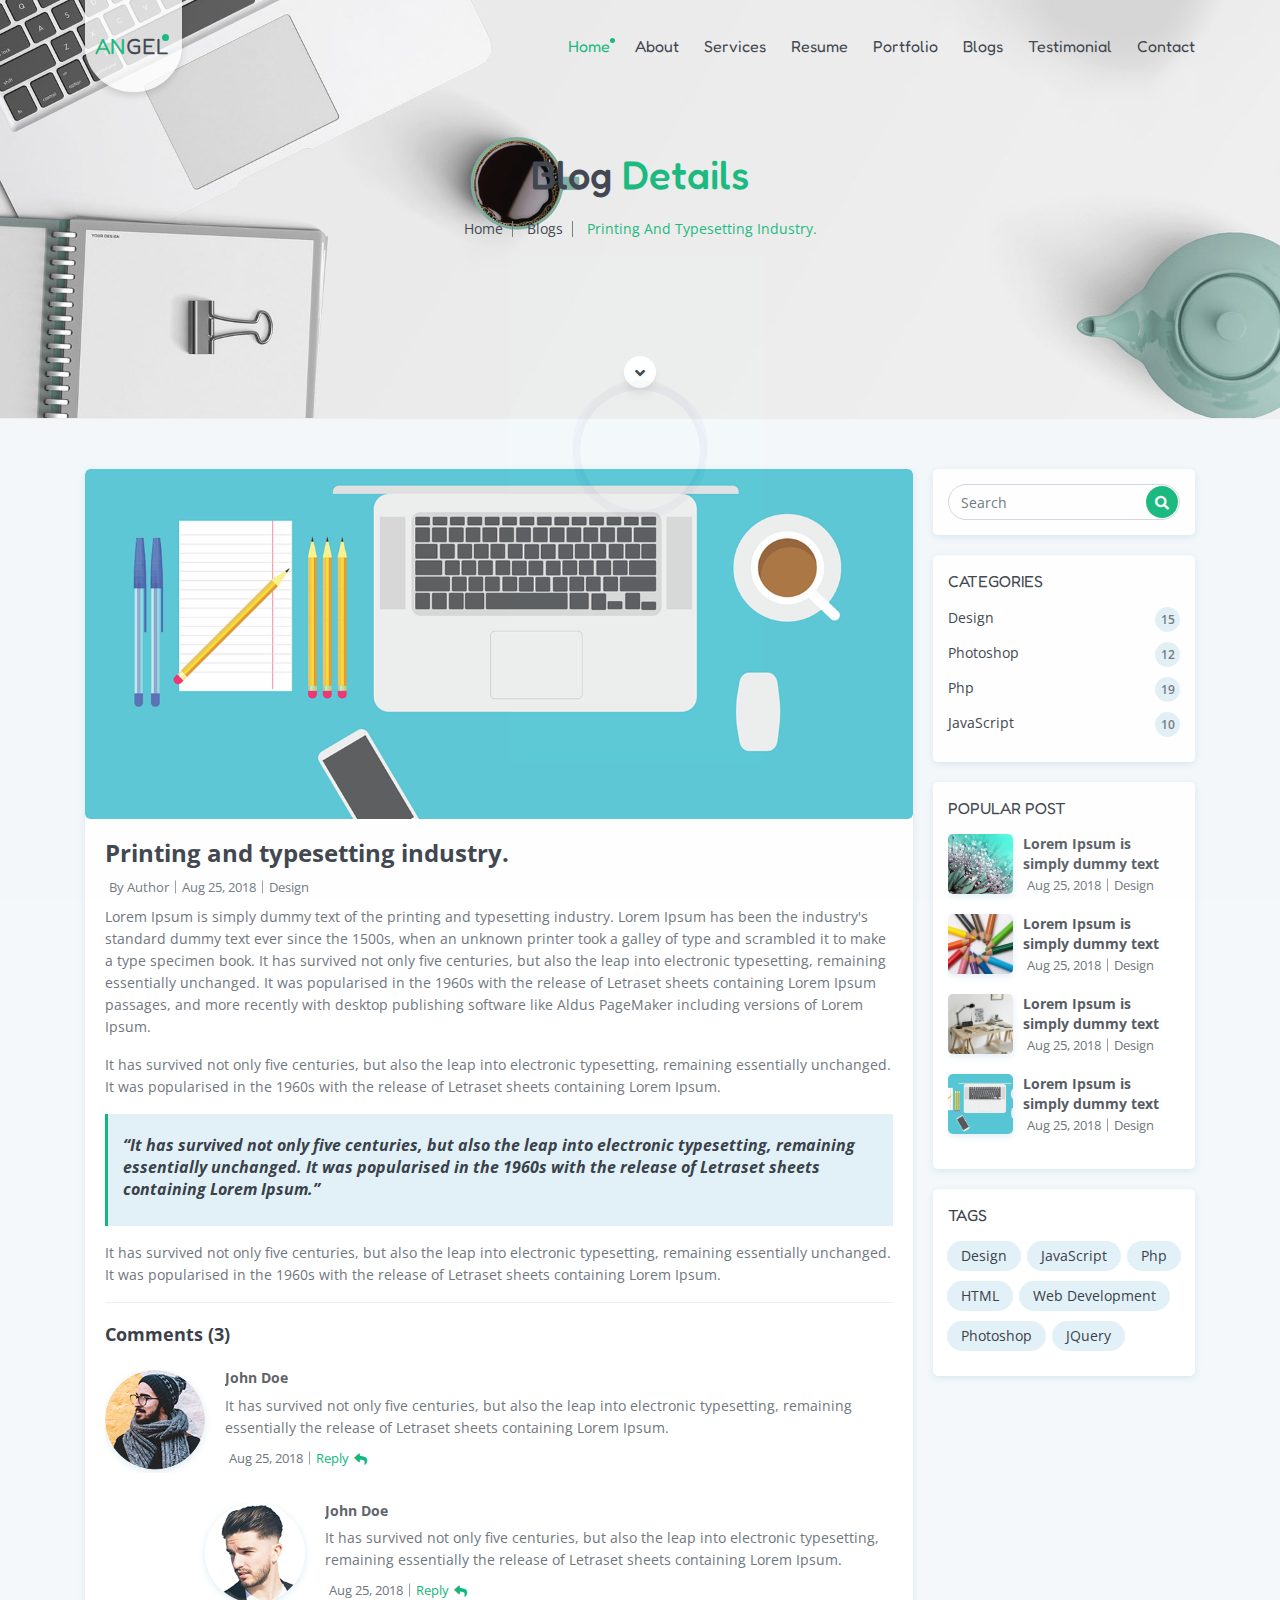
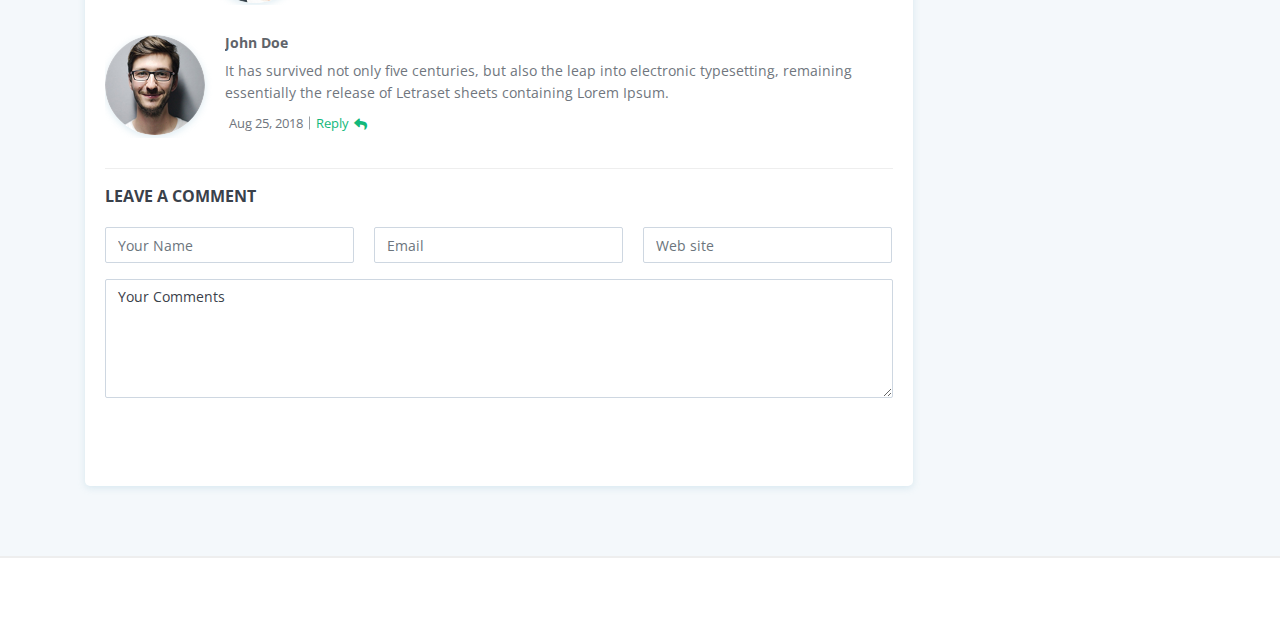
<file: blog-details.html>
<!DOCTYPE html>
<html lang="en">

<head>
	<meta charset="UTF-8">
	<meta http-equiv="x-ua-compatible" content="ie=edge">
	<title>Angle - Personal Resume/CV/Portfolio HTML Template</title>
	<meta name="description" content="Minimal Multipurpose Portfolio Template">
	<meta name="viewport" content="width=device-width, initial-scale=1">
	<!--========= Fav Icon ==========-->
	<link id="favicon" rel="icon" type="image/png" href="assets/img/fav-ico.png" />
	<!--========== Google web fonts ==========-->
	<link href="https://fonts.googleapis.com/css?family=Fredoka+One" rel="stylesheet">
	<link href="https://fonts.googleapis.com/css?family=Open+Sans:300,400,600,700,800" rel="stylesheet">
	<!--========== icomoon css ==========-->
	<link rel="stylesheet" type="text/css" href="assets/css/icomoon.css" />
	<!--========== fontawesome css ==========-->
	<!-- <link rel="stylesheet" type="text/css" href="assets/css/font-awesome.min.css" /> -->
	<link rel="stylesheet" type="text/css" href="https://use.fontawesome.com/releases/v5.0.7/css/all.css" />

	<!--========== bootstrap css ==========-->
	<link rel="stylesheet" type="text/css" href="assets/css/bootstrap.min.css" />
	<!--========== animated css ==========-->
	<link rel="stylesheet" type="text/css" href="assets/css/animated.min.css" />
	<!--========== typed css ==========-->
	<link rel="stylesheet" type="text/css" href="assets/css/typed.min.css" />
	<!--========== fancybox css ==========-->
	<link rel="stylesheet" type="text/css" href="assets/css/fancybox.min.css" />
	<!--========== slick slider css ==========-->
	<link rel="stylesheet" type="text/css" href="assets/css/slick.min.css" />
	<!--========== style css ==========-->
	<link rel="stylesheet" type="text/css" href="assets/css/style.css" />
</head>

<body>
	<div id="wrapper">
		<!--========== page preloader==========-->
		<div class="loader-body">
			<div class="loader">
				<span class="loader-inner"></span>
				<span class="loader-inner"></span>
			</div>
		</div>
		<!--========== Header Start==========-->
		<header class="header clrfix sticky">
			<div class="container clrfix">
				<!-- header logo -->
				<div class="header-logo float-left">
					<a href="index.html" class="logo"><span>An</span>gel</a>
				</div>
				<!-- toggle menu -->
				<span class="menu-toggle"><span></span></span>
				<!-- main menu -->
				<nav class="main-menu float-right">
					<ul>
						<li class="active"><a href="index.html#banner">home</a></li>
						<li><a href="index.html#about-me">about</a></li>
						<li><a href="index.html#service">services</a></li>
						<li><a href="index.html#resume">resume</a></li>
						<li><a href="index.html#portfolio">portfolio</a></li>
						<li><a href="index.html#blogs">blogs</a></li>
						<li><a href="index.html#testimonial">testimonial</a></li>
						<li><a href="index.html#footer">contact</a></li>
					</ul>
				</nav>
			</div>
		</header>
		<!--========== Header End==========-->
		<div id="banner" class="blog-banner parallex section bg-overlay clrfix" style="background-image: url('assets/img/1.jpg')">
			<div class="container">
				<!-- blog page wrap start	 -->
				<div class="blog-page-title text-center">
					<h1>Blog <span class="c-green">Details</span></h1>
					<ul class="breadcrumb">
						<li><a href="#">Home</a></li>
						<li><a href="#">blogs</a></li>
						<li>Printing and typesetting industry.</li>
					</ul>
				</div>
				<!-- blog page wrap end	 -->
			</div>
			<!-- scroll down arrow start-->
			<a class="scroll-down scroll bounce_in" href="#main-content"><span class="fa fa-angle-down"></span></a>
			<!-- scroll down arrow end-->
		</div>
		<!-- main content start -->
		<div id="main-content" class="main-content section fix">
			<div class="container">
				<div class="row align-content-start d-flex">
					<div class="col-md-12 col-xs-12 col-lg-9">
						<!-- blog-details wrap start -->
						<div class="blogs-details sidebar-card fix">
							<div class="blog-img-wrap">
								<img src="assets/img/10.png" alt="10">
							</div>

							<div class="post-details-content">
								<!-- title -->
								<h3>Printing and typesetting industry.</h3>
								<!-- post personal detail -->
								<ul class="meta fix mb-2">
									<li>by author</li>
									<li>Aug 25, 2018</li>
									<li>design</li>
								</ul>
								<!-- paragraph -->
								<div class="discribe fix mb-3">
									<p>Lorem Ipsum is simply dummy text of the printing and typesetting industry. Lorem Ipsum has been the industry's standard dummy text ever since the 1500s, when an unknown printer took a galley of type and scrambled it to make a type specimen book. It has survived not only five centuries, but also the leap into electronic typesetting, remaining essentially unchanged. It was popularised in the 1960s with the release of Letraset sheets containing Lorem Ipsum passages, and more recently with desktop publishing software like Aldus PageMaker including versions of Lorem Ipsum.</p>
								</div>
								<!-- paragraph -->
								<div class="discribe mb-3">
									<p>It has survived not only five centuries, but also the leap into electronic typesetting, remaining essentially unchanged. It was popularised in the 1960s with the release of Letraset sheets containing Lorem Ipsum.</p>
								</div>
								<!-- heighlight details  -->
								<div class="blog-detail-highlight mb-3">
									<p>“It has survived not only five centuries, but also the leap into electronic typesetting, remaining essentially unchanged. It was popularised in the 1960s with the release of Letraset sheets containing Lorem Ipsum.”</p>
								</div>
								<!-- paragraph -->
								<div class="discribe mb-3">
									<p>It has survived not only five centuries, but also the leap into electronic typesetting, remaining essentially unchanged. It was popularised in the 1960s with the release of Letraset sheets containing Lorem Ipsum.</p>
								</div>

								<!-- user comments start -->
								<div class="user-comments mb-3">
									<span class="title">Comments (3)</span>
									<!-- single comment -->
									<div class="single-comment">
										<div class="commenter-img">
											<img src="assets/img/14.png" alt="commenter">
										</div>
										<div class="content">
											<h5>John Doe</h5>
											<div class="discribe mb-2"><p>It has survived not only five centuries, but also the leap into electronic typesetting, remaining essentially the release of Letraset sheets containing Lorem Ipsum.</p></div>
											<ul class="meta fix mb-1">
												<li>Aug 25, 2018</li>
												<li><a href="#">reply <span class="fas fa-reply"></span></a></li>
											</ul>
										</div>
									</div>
									<!-- single comment end -->
									<!-- single comment -->
									<div class="single-comment">
										<div class="commenter-img">
											<img src="assets/img/16.png" alt="commenter">
										</div>
										<div class="content">
											<h5>John Doe</h5>
											<div class="discribe mb-2"><p>It has survived not only five centuries, but also the leap into electronic typesetting, remaining essentially the release of Letraset sheets containing Lorem Ipsum.</p></div>
											<ul class="meta fix mb-1">
												<li>Aug 25, 2018</li>
												<li><a href="#">reply <span class="fas fa-reply"></span></a></li>
											</ul>
										</div>
									</div>
									<!-- single comment end -->
									<!-- single comment -->
									<div class="single-comment">
										<div class="commenter-img">
											<img src="assets/img/15.png" alt="commenter">
										</div>
										<div class="content">
											<h5>John Doe</h5>
											<div class="discribe mb-2"><p>It has survived not only five centuries, but also the leap into electronic typesetting, remaining essentially the release of Letraset sheets containing Lorem Ipsum.</p></div>
											<ul class="meta fix mb-1">
												<li>Aug 25, 2018</li>
												<li><a href="#">reply <span class="fas fa-reply"></span></a></li>
											</ul>
										</div>
									</div>
									<!-- single comment end -->

								</div>
								<!-- user comments end -->	

								<!-- user comment form start-->
								<form action="#" class="comment-form">
									<span class="title">leave a comment</span>
									<div class="row">
										<!-- input box -->
										<div class="col-md-4">
											<div class="form-group">
												<input type="text" placeholder="Your Name" class="form-control custom-form-control">
											</div>
										</div>
										<!-- input box -->
										<div class="col-md-4">
											<div class="form-group">
												<input type="email" placeholder="Email" class="form-control custom-form-control">
											</div>
										</div>
										<!-- input box -->
										<div class="col-md-4">
											<div class="form-group">
												<input type="text" placeholder="Web site" class="form-control custom-form-control">
											</div>
										</div>
										<!-- textarea box -->
										<div class="form-group col-xs-12  col-md-12">
											<textarea name="massage" id="textarea" class="form-control custom-form-control" placeholder="Messege" cols="30" rows="5">Your Comments</textarea>
										</div>
										<!-- submit btn -->
										<div class="form-group col-xs-12  text-center col-md-12">
											<button type="submit" class="btn bg-green-btn wow animate fadeInUp">
												leave comment <span class="fas fa-long-arrow-alt-right"></span>
											</button>
										</div>
									</div>
								</form>
								<!-- user comment form End-->
							</div>
						</div>
					</div>
					<div class="col-md-12 col-xs-12 col-lg-3">
						<div class="sidebar">
							<!-- search form start-->
							<form action="#" class="sidebar-card search">
								<div class="form-group">
									<input type="text" placeholder="Search" class="form-control custom-form-control radius-custom-form-control">
									<button type="submit" class="btn bg-green-btn"><span class="fas fa-search"></span></button>
								</div>
							</form>
							<!-- search form start-->
							<!-- categories form start-->
							<div class="sidebar-card">
								<span class="sidebar-title">CATEGORIES</span>
								<!-- single category -->
								<div class="single-category">
									<a href="#">
										<span class="category-title">Design</span>
										<span class="category-post-count">15</span>
									</a>
								</div>
								<!-- single category -->
								<div class="single-category">
									<a href="#">
										<span class="category-title">Photoshop</span>
										<span class="category-post-count">12</span>
									</a>
								</div>
								<!-- single category -->
								<div class="single-category">
									<a href="#">
										<span class="category-title">php</span>
										<span class="category-post-count">19</span>
									</a>
								</div>
								<!-- single category -->
								<div class="single-category">
									<a href="#">
										<span class="category-title">JavaScript</span>
										<span class="category-post-count">10</span>
									</a>
								</div>
							</div>
							<!-- categories form start-->
							<!-- Popular post start-->
							<div class="sidebar-card">
								<span class="sidebar-title">Popular post</span>
								<!-- single post -->
								<div class="single-post">
									<div class="post-img">
										<img src="assets/img/11.png" alt="11">
									</div>
									<div class="post-content">
										<a href="#" class="post-title">Lorem Ipsum is simply dummy text</a>
										<ul class="meta fix mb-2">
											<li>Aug 25, 2018</li>
											<li>design</li>
										</ul>
									</div>
								</div>
								<!-- single post -->
								<div class="single-post">
									<div class="post-img">
										<img src="assets/img/8.png" alt="8">
									</div>
									<div class="post-content">
										<a href="#" class="post-title">Lorem Ipsum is simply dummy text</a>
										<ul class="meta fix mb-2">
											<li>Aug 25, 2018</li>
											<li>design</li>
										</ul>
									</div>
								</div>
								<!-- single post -->
								<div class="single-post">
									<div class="post-img">
										<img src="assets/img/9.png" alt="9">
									</div>
									<div class="post-content">
										<a href="#" class="post-title">Lorem Ipsum is simply dummy text</a>
										<ul class="meta fix mb-2">
											<li>Aug 25, 2018</li>
											<li>design</li>
										</ul>
									</div>
								</div>
								<!-- single post -->
								<div class="single-post">
									<div class="post-img">
										<img src="assets/img/10.png" alt="10">
									</div>
									<div class="post-content">
										<a href="#" class="post-title">Lorem Ipsum is simply dummy text</a>
										<ul class="meta fix mb-2">
											<li>Aug 25, 2018</li>
											<li>design</li>
										</ul>
									</div>
								</div>
							</div>
							<!-- Popular post start-->
							<!-- tags start-->
							<div class="sidebar-card">
								<span class="sidebar-title">Tags</span>
								<ul class="tags">
									<li><a href="#">design</a></li>
									<li><a href="#">javaScript</a></li>
									<li><a href="#">php</a></li>
									<li><a href="#">HTML</a></li>
									<li><a href="#">Web Development</a></li>
									<li><a href="#">photoshop</a></li>
									<li><a href="#">jQuery</a></li>
								</ul>
							</div>
							<!-- tags start-->
						</div>
					</div>
				</div>
			</div>
		</div>
		<!-- main content start -->

		<!-- copyright block start-->
		<div class="copyright-block fix">
			<div class="container">
				<div class="footer-logo wow animate fadeInUp">
					<a href="index.html" class="logo"><span>An</span>gel</a>
				</div>
				<div class="copyright-text float-right mt-2 wow animate fadeInUp" data-wow-delay="200ms">
					<p> &copy;2018 Personal Portfolio Theme by Angel Theme - All rights reserved.</p>
				</div>
			</div>
		</div>
		<!-- copyright block end-->
	</div>
	<!--========== JQuery 1.11.2 ==========-->
	<script src="assets/js/jquery-1.11.2.min.js"></script>
	<!--========== bootstrap 4.1 ==========-->
	<script src="assets/js/bootstrap.min.js"></script>
	<!--========== easing js ==========-->
	<script src="assets/js/jquery.easing.min.js"></script>
	<!--========== wow js ==========-->
	<script src="assets/js/wow.min.js"></script>
	<!--========== CD animate headline js ==========-->
	<script src="assets/js/animated-headline.js"></script>
	<!--========== jquery apear js ==========-->
	<script src="assets/js/jquery.apear.js"></script>
	<!--========== waypointes 2.0.3 js ==========-->
	<script src="assets/js/waypoints.4.0.0.js"></script>
	<!--========== imagesloaded js ==========-->
	<script src="assets/js/imagesloaded.min.js"></script>
	<!--========== counterup js ==========-->
	<script src="assets/js/jquery.counterup.min.js"></script>
	<!--========== isotope.pkgd js ==========-->
	<script src="assets/js/isotope.pkgd.min.js"></script>
	<!--========== jquery.fancybox.3.3.5 js ==========-->
	<script src="assets/js/jquery.fancybox.3.3.5.min.js"></script>
	<!--========== slick slider js ==========-->
	<script src="assets/js/slick.min.js"></script>
	<!--========== spyscroll js ==========-->
	<script src="assets/js/spyscroll.min.js"></script>
	<!--========== main js ==========-->
	<script src="assets/js/main.js" defer></script>
</body>

</html>
</file>
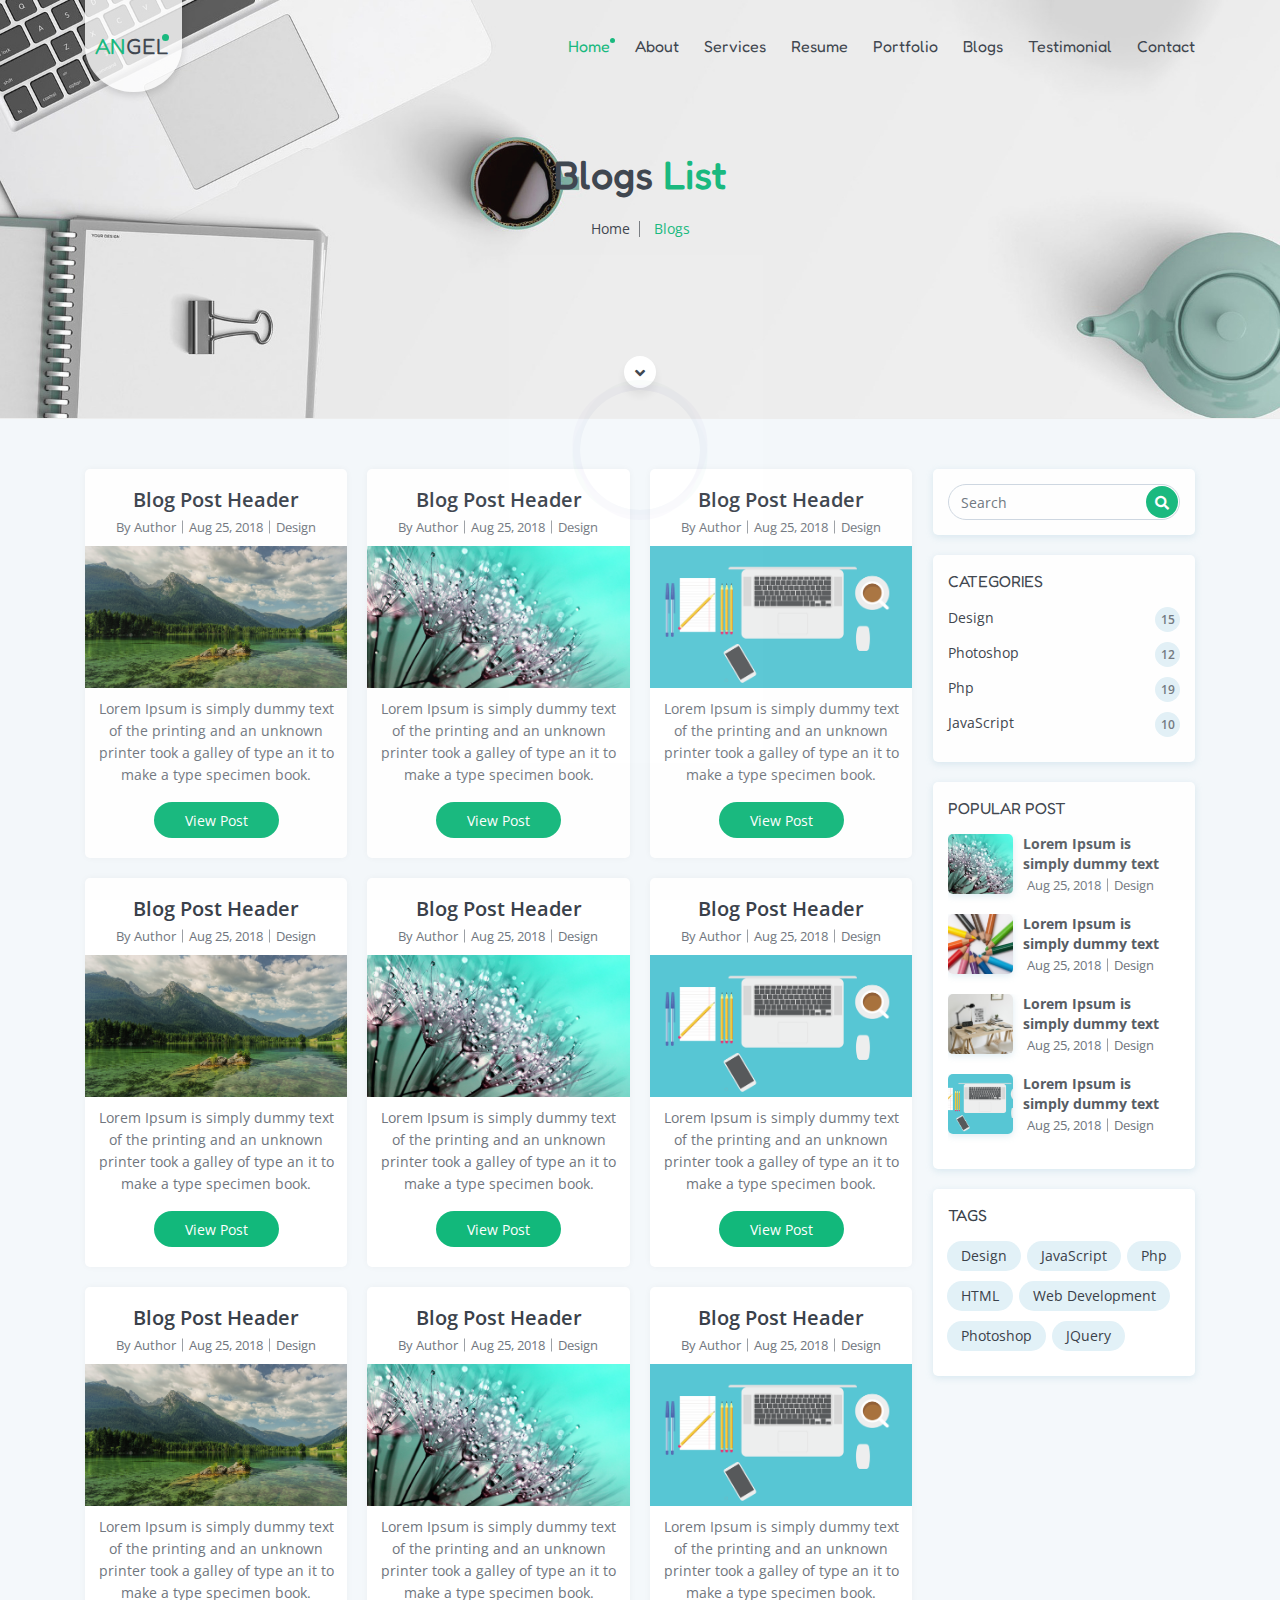
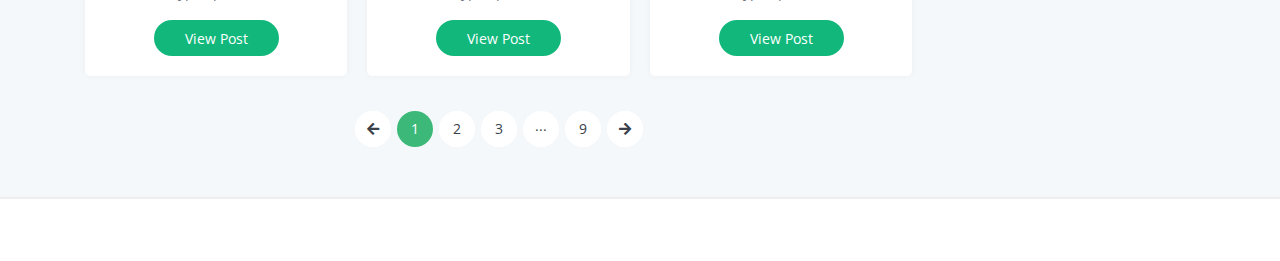
<file: blog.html>
<!DOCTYPE html>
<html lang="en">

<head>
	<meta charset="UTF-8">
	<meta http-equiv="x-ua-compatible" content="ie=edge">
	<title>Angle - Personal Resume/CV/Portfolio HTML Template</title>
	<meta name="description" content="Minimal Multipurpose Portfolio Template">
	<meta name="viewport" content="width=device-width, initial-scale=1">
	<!--========= Fav Icon ==========-->
	<link id="favicon" rel="icon" type="image/png" href="assets/img/fav-ico.png" />
	<!--========== Google web fonts ==========-->
	<link href="https://fonts.googleapis.com/css?family=Fredoka+One" rel="stylesheet">
	<link href="https://fonts.googleapis.com/css?family=Open+Sans:300,400,600,700,800" rel="stylesheet">
	<!--========== icomoon css ==========-->
	<link rel="stylesheet" type="text/css" href="assets/css/icomoon.css" />
	<!--========== fontawesome css ==========-->

	<link rel="stylesheet" type="text/css" href="https://use.fontawesome.com/releases/v5.0.7/css/all.css" />
	<!--========== bootstrap css ==========-->
	<link rel="stylesheet" type="text/css" href="assets/css/bootstrap.min.css" />
	<!--========== animated css ==========-->
	<link rel="stylesheet" type="text/css" href="assets/css/animated.min.css" />
	<!--========== typed css ==========-->
	<link rel="stylesheet" type="text/css" href="assets/css/typed.min.css" />
	<!--========== fancybox css ==========-->
	<link rel="stylesheet" type="text/css" href="assets/css/fancybox.min.css" />
	<!--========== slick slider css ==========-->
	<link rel="stylesheet" type="text/css" href="assets/css/slick.min.css" />
	<!--========== style css ==========-->
	<link rel="stylesheet" type="text/css" href="assets/css/style.css" />
</head>

<body>
	<div id="wrapper">
		<!--========== page preloader==========-->
		<div class="loader-body">
			<div class="loader">
				<span class="loader-inner"></span>
				<span class="loader-inner"></span>
			</div>
		</div>
		<!--========== Header Start==========-->
		<header class="header clrfix sticky">
			<div class="container clrfix">
				<!-- header logo -->
				<div class="header-logo float-left">
					<a href="index.html" class="logo"><span>An</span>gel</a>
				</div>
				<!-- toggle menu -->
				<span class="menu-toggle"><span></span></span>
				<!-- main menu -->
				<nav class="main-menu float-right">
					
					<ul>
						<li class="active"><a href="index.html#banner">home</a></li>
						<li><a href="index.html#about-me">about</a></li>
						<li><a href="index.html#service">services</a></li>
						<li><a href="index.html#resume">resume</a></li>
						<li><a href="index.html#portfolio">portfolio</a></li>
						<li><a href="index.html#blogs">blogs</a></li>
						<li><a href="index.html#testimonial">testimonial</a></li>
						<li><a href="index.html#footer">contact</a></li>
					</ul>
				</nav>
			</div>
		</header>
		<!--========== Header End==========-->
		<div id="banner" class="blog-banner parallex section bg-overlay clrfix" style="background-image: url('assets/img/1.jpg')">
			<div class="container">
				<!-- blog page wrap start	 -->
				<div class="blog-page-title text-center">
					<h1> Blogs <span class="c-green">List</span></h1>

					<ul class="breadcrumb">
						<li><a href="#">Home</a></li>
						<li>blogs</li>
					</ul>
				</div>
				<!-- blog page wrap end	 -->
			</div>
			<!-- scroll down arrow start-->
			<a class="scroll-down scroll bounce_in" href="#main-content"><span class="fa fa-angle-down"></span></a>
			<!-- scroll down arrow end-->
		</div>
		<!-- main content start -->
		<div id="main-content" class="main-content section fix">
			<div class="container">
				<div class="row align-content-start d-flex">
					<div class="col-md-12 col-xs-12 col-lg-9">
						<!-- blog-wrap start -->
						<div class="blogs-wrap text-center row align-items-start">
							<!-- single blogs -->
							<div class="col-md-6 col-lg-4">
								<div class="single-blog text-center">
									<a href="blog-details.html" class="blog-title">Blog Post Header</a>
									<ul class="meta fix mb-2">
										<li>by author</li>
										<li>Aug 25, 2018</li>
										<li>design</li>
									</ul>
									<img src="assets/img/13.png" alt="13">
									<div class="blog-info">
										<div class="discribe mb-3">
											<p>Lorem Ipsum is simply dummy text of the printing and an unknown printer took a galley of type an it to make a type specimen book.</p>
										</div>
										<a href="blog-details.html" class="btn bg-green-btn"> view post</a>
									</div>
								</div>
							</div>

							<!-- single blogs -->
							<div class="col-md-6 col-lg-4">
								<div class="single-blog text-center">
									<a href="blog-details.html" class="blog-title">Blog Post Header</a>
									<ul class="meta fix mb-2">
										<li>by author</li>
										<li>Aug 25, 2018</li>
										<li>design</li>
									</ul>
									<img src="assets/img/11.png" alt="11">
									<div class="blog-info">
										<div class="discribe mb-3">
											<p>Lorem Ipsum is simply dummy text of the printing and an unknown printer took a galley of type an it to make a type specimen book.</p>
										</div>
										<a href="blog-details.html" class="btn bg-green-btn"> view post</a>
									</div>
								</div>
							</div>
							<!-- single blogs -->
							<div class="col-md-6 col-lg-4">
								<div class="single-blog text-center">
									<a href="blog-details.html" class="blog-title">Blog Post Header</a>
									<ul class="meta fix mb-2">
										<li>by author</li>
										<li>Aug 25, 2018</li>
										<li>design</li>
									</ul>
									<img src="assets/img/10.png" alt="10">
									<div class="blog-info">
										<div class="discribe mb-3">
											<p>Lorem Ipsum is simply dummy text of the printing and an unknown printer took a galley of type an it to make a type specimen book.</p>
										</div>
										<a href="blog-details.html" class="btn bg-green-btn"> view post</a>
									</div>
								</div>
							</div>
							<!-- single blogs -->
							<div class="col-md-6 col-lg-4">
								<div class="single-blog text-center">
									<a href="blog-details.html" class="blog-title">Blog Post Header</a>
									<ul class="meta fix mb-2">
										<li>by author</li>
										<li>Aug 25, 2018</li>
										<li>design</li>
									</ul>
									<img src="assets/img/13.png" alt="13">
									<div class="blog-info">
										<div class="discribe mb-3">
											<p>Lorem Ipsum is simply dummy text of the printing and an unknown printer took a galley of type an it to make a type specimen book.</p>
										</div>
										<a href="blog-details.html" class="btn bg-green-btn"> view post</a>
									</div>
								</div>
							</div>

							<!-- single blogs -->
							<div class="col-md-6 col-lg-4">
								<div class="single-blog text-center">
									<a href="blog-details.html" class="blog-title">Blog Post Header</a>
									<ul class="meta fix mb-2">
										<li>by author</li>
										<li>Aug 25, 2018</li>
										<li>design</li>
									</ul>
									<img src="assets/img/11.png" alt="11">
									<div class="blog-info">
										<div class="discribe mb-3">
											<p>Lorem Ipsum is simply dummy text of the printing and an unknown printer took a galley of type an it to make a type specimen book.</p>
										</div>
										<a href="blog-details.html" class="btn bg-green-btn"> view post</a>
									</div>
								</div>
							</div>
							<!-- single blogs -->
							<div class="col-md-6 col-lg-4">
								<div class="single-blog text-center">
									<a href="blog-details.html" class="blog-title">Blog Post Header</a>
									<ul class="meta fix mb-2">
										<li>by author</li>
										<li>Aug 25, 2018</li>
										<li>design</li>
									</ul>
									<img src="assets/img/10.png" alt="10">
									<div class="blog-info">
										<div class="discribe mb-3">
											<p>Lorem Ipsum is simply dummy text of the printing and an unknown printer took a galley of type an it to make a type specimen book.</p>
										</div>
										<a href="blog-details.html" class="btn bg-green-btn"> view post</a>
									</div>
								</div>
							</div>
							<!-- single blogs -->
							<div class="col-md-6 col-lg-4">
								<div class="single-blog text-center">
									<a href="blog-details.html" class="blog-title">Blog Post Header</a>
									<ul class="meta fix mb-2">
										<li>by author</li>
										<li>Aug 25, 2018</li>
										<li>design</li>
									</ul>
									<img src="assets/img/13.png" alt="13">
									<div class="blog-info">
										<div class="discribe mb-3">
											<p>Lorem Ipsum is simply dummy text of the printing and an unknown printer took a galley of type an it to make a type specimen book.</p>
										</div>
										<a href="blog-details.html" class="btn bg-green-btn"> view post</a>
									</div>
								</div>
							</div>

							<!-- single blogs -->
							<div class="col-md-6 col-lg-4">
								<div class="single-blog text-center">
									<a href="blog-details.html" class="blog-title">Blog Post Header</a>
									<ul class="meta fix mb-2">
										<li>by author</li>
										<li>Aug 25, 2018</li>
										<li>design</li>
									</ul>
									<img src="assets/img/11.png" alt="11">
									<div class="blog-info">
										<div class="discribe mb-3">
											<p>Lorem Ipsum is simply dummy text of the printing and an unknown printer took a galley of type an it to make a type specimen book.</p>
										</div>
										<a href="blog-details.html" class="btn bg-green-btn"> view post</a>
									</div>
								</div>
							</div>
							<!-- single blogs -->
							<div class="col-md-6 col-lg-4">
								<div class="single-blog text-center">
									<a href="blog-details.html" class="blog-title">Blog Post Header</a>
									<ul class="meta fix mb-2">
										<li>by author</li>
										<li>Aug 25, 2018</li>
										<li>design</li>
									</ul>
									<img src="assets/img/10.png" alt="10">
									<div class="blog-info">
										<div class="discribe mb-3">
											<p>Lorem Ipsum is simply dummy text of the printing and an unknown printer took a galley of type an it to make a type specimen book.</p>
										</div>
										<a href="blog-details.html" class="btn bg-green-btn"> view post</a>
									</div>
								</div>
							</div>
						</div>
						<!-- blog-wrap end -->
						<nav class="navigation text-center" aria-label="Page navigation">
							<ul class="page-pagination">
								<li>
									<a href="#" tabindex="-1"><span class="fas fa-arrow-left"></span></a>
								</li>
								<li class="active"><a href="#">1</a></li>
								<li ><a href="#">2</a></li>
								<li><a href="#">3</a></li>
								<li>...</li>
								<li><a href="">9</a></li>
								<li>
									<a href="#"><span class="fas fa-arrow-right"></span></a>
								</li>
							</ul>
						</nav>
					</div>
					<div class="col-md-12 col-xs-12 col-lg-3">
						<div class="sidebar">
							<!-- search form start-->
							<form action="#" class="sidebar-card search">
								<div class="form-group">
									<input type="text" placeholder="Search" class="form-control custom-form-control radius-custom-form-control">
									<button type="submit" class="btn bg-green-btn"><span class="fas fa-search"></span></button>
								</div>
							</form>
							<!-- search form start-->
							<!-- categories form start-->
							<div class="sidebar-card">
								<span class="sidebar-title">CATEGORIES</span>
								<!-- single category -->
								<div class="single-category">
									<a href="#">
										<span class="category-title">Design</span>
										<span class="category-post-count">15</span>
									</a>
								</div>
								<!-- single category -->
								<div class="single-category">
									<a href="#">
										<span class="category-title">Photoshop</span>
										<span class="category-post-count">12</span>
									</a>
								</div>
								<!-- single category -->
								<div class="single-category">
									<a href="#">
										<span class="category-title">php</span>
										<span class="category-post-count">19</span>
									</a>
								</div>
								<!-- single category -->
								<div class="single-category">
									<a href="#">
										<span class="category-title">JavaScript</span>
										<span class="category-post-count">10</span>
									</a>
								</div>
							</div>
							<!-- categories form start-->
							<!-- Popular post start-->
							<div class="sidebar-card">
								<span class="sidebar-title">Popular post</span>
								<!-- single post -->
								<div class="single-post">
									<div class="post-img">
										<img src="assets/img/11.png" alt="11">
									</div>
									<div class="post-content">
										<a href="#" class="post-title">Lorem Ipsum is simply dummy text</a>
										<ul class="meta fix mb-2">
											<li>Aug 25, 2018</li>
											<li>design</li>
										</ul>
									</div>
								</div>
								<!-- single post -->
								<div class="single-post">
									<div class="post-img">
										<img src="assets/img/8.png" alt="8">
									</div>
									<div class="post-content">
										<a href="#" class="post-title">Lorem Ipsum is simply dummy text</a>
										<ul class="meta fix mb-2">
											<li>Aug 25, 2018</li>
											<li>design</li>
										</ul>
									</div>
								</div>
								<!-- single post -->
								<div class="single-post">
									<div class="post-img">
										<img src="assets/img/9.png" alt="9">
									</div>
									<div class="post-content">
										<a href="#" class="post-title">Lorem Ipsum is simply dummy text</a>
										<ul class="meta fix mb-2">
											<li>Aug 25, 2018</li>
											<li>design</li>
										</ul>
									</div>
								</div>
								<!-- single post -->
								<div class="single-post">
									<div class="post-img">
										<img src="assets/img/10.png" alt="10">
									</div>
									<div class="post-content">
										<a href="#" class="post-title">Lorem Ipsum is simply dummy text</a>
										<ul class="meta fix mb-2">
											<li>Aug 25, 2018</li>
											<li>design</li>
										</ul>
									</div>
								</div>
							</div>
							<!-- Popular post start-->
							<!-- tags start-->
							<div class="sidebar-card">
								<span class="sidebar-title">Tags</span>
								<ul class="tags">
									<li><a href="#">design</a></li>
									<li><a href="#">javaScript</a></li>
									<li><a href="#">php</a></li>
									<li><a href="#">HTML</a></li>
									<li><a href="#">Web Development</a></li>
									<li><a href="#">photoshop</a></li>
									<li><a href="#">jQuery</a></li>
								</ul>
							</div>
							<!-- tags start-->
						</div>
					</div>
				</div>
			</div>
		</div>
		<!-- main content start -->

		<!-- copyright block start-->
		<div class="copyright-block fix">
			<div class="container">
				<div class="footer-logo wow animate fadeInUp">
					<a href="index.html" class="logo"><span>An</span>gel</a>
				</div>
				<div class="copyright-text float-right mt-2 wow animate fadeInUp" data-wow-delay="200ms">
					<p> &copy;2018 Personal Portfolio Theme by Angel Theme - All rights reserved.</p>
				</div>
			</div>
		</div>
		<!-- copyright block end-->
	</div>
	<!--========== JQuery 1.11.2 ==========-->
	<script src="assets/js/jquery-1.11.2.min.js"></script>
	<!--========== bootstrap 4.1 ==========-->
	<script src="assets/js/bootstrap.min.js"></script>
	<!--========== easing js ==========-->
	<script src="assets/js/jquery.easing.min.js"></script>
	<!--========== wow js ==========-->
	<script src="assets/js/wow.min.js"></script>
	<!--========== CD animate headline js ==========-->
	<script src="assets/js/animated-headline.js"></script>
	<!--========== jquery apear js ==========-->
	<script src="assets/js/jquery.apear.js"></script>
	<!--========== waypointes 2.0.3 js ==========-->
	<script src="assets/js/waypoints.4.0.0.js"></script>
	<!--========== imagesloaded js ==========-->
	<script src="assets/js/imagesloaded.min.js"></script>
	<!--========== counterup js ==========-->
	<script src="assets/js/jquery.counterup.min.js"></script>
	<!--========== isotope.pkgd js ==========-->
	<script src="assets/js/isotope.pkgd.min.js"></script>
	<!--========== jquery.fancybox.3.3.5 js ==========-->
	<script src="assets/js/jquery.fancybox.3.3.5.min.js"></script>
	<!--========== slick slider js ==========-->
	<script src="assets/js/slick.min.js"></script>
	<!--========== spyscroll js ==========-->
	<script src="assets/js/spyscroll.min.js"></script>
	<!--========== main js ==========-->
	<script src="assets/js/main.js" defer></script>
</body>

</html>
</file>
<file: assets/css/icomoon.css>
@font-face {
  font-family: 'icomoon';
  src:  url('../fonts/icomoon.eot?1q66jf');
  src:  url('../fonts/icomoon.eot?1q66jf#iefix') format('embedded-opentype'),
    url('../fonts/icomoon.ttf?1q66jf') format('truetype'),
    url('../fonts/icomoon.woff?1q66jf') format('woff'),
    url('../fonts/icomoon.svg?1q66jf#icomoon') format('svg');
  font-weight: normal;
  font-style: normal;
}

[class^="icon-"], [class*=" icon-"] {
  /* use !important to prevent issues with browser extensions that change fonts */
  font-family: 'icomoon' !important;
  speak: none;
  font-style: normal;
  font-weight: normal;
  font-variant: normal;
  text-transform: none;
  line-height: 1;

  /* Better Font Rendering =========== */
  -webkit-font-smoothing: antialiased;
  -moz-osx-font-smoothing: grayscale;
}

.icon-analytics:before {
  content: "\e900";
}
.icon-computer-graphic:before {
  content: "\e901";
}
.icon-photo-camera:before {
  content: "\e902";
}
.icon-responsive-design-symbol:before {
  content: "\e903";
}
.icon-smartphone:before {
  content: "\e904";
}
</file>
<file: assets/css/style.css>
/*body*/

	* {
		margin: 0 auto;
		padding: 0;
		outline: none;
	}

	body {
		background-color: #fff;
		color: #70767e;
		font-family: "Open Sans", sans-serif;
		font-size: 14px;
		font-style: normal;
		font-weight: 400;
		line-height: 22px;
		visibility: visible;
	}

	html,
	body {
		height: 100%;
	}

	h1,
	h2,
	h3,
	h4,
	h5,
	h6 {
		color: #3a414a;
		margin-top: 0;
	}

	h1 {
		font-family: 'Fredoka One', cursive;
	}

	h2 {
		font-size: 32px;
		font-family: 'Fredoka One', cursive;
		text-transform: capitalize;
	}

	h3 {
		font-size: 24px;
		font-weight: bold;
	}

	h5 {
		font-size: 18px;
		font-family: 'Fredoka One', cursive;
		color: #3A414A;
	}

	h4 {
		font-size: 18px;
		font-weight: 900;
		color: #3a414a;
	}

	h6 {
		font-weight: bold;
		font-size: 15px;
		text-transform: capitalize;
		color: #525962;
	}

	a {
		text-decoration: none;
	}

	a,
	a::before,
	*::before,
	*::after,
	i,
	button,
	input {
		-webkit-transition: all 0.2s ease-in-out 0s;
		transition: all 0.2s ease-in-out 0s;
	}

	::-webkit-input-placeholder {
		/* Chrome/Opera/Safari */
		color: #70767e;
	}

	::-moz-placeholder {
		/* Firefox 19+ */
		color: #70767e;
	}

	:-ms-input-placeholder {
		/* IE 10+ */
		color: #70767e;
	}

	:-moz-placeholder {
		/* Firefox 18- */
		color: #70767e;
	}

	ul,
	ol {
		list-style: none;
		margin: 0;
		padding: 0;
	}

	img {
		width: 100%;
		height: auto;
	}
	/*common classes*/

	.fix {
		overflow: hidden;
	}

	.clrfix:after {
		content: '';
		clear: both;
		display: block;
	}

	.section {
		padding: 50px 0;
	}

	.section .container {
		position: relative;
		z-index: 1;
	}

	.btn {
		font-size: 14px;
		text-transform: capitalize;
		color: #fff;
		height: 36px;
		padding: 0 30px;
		line-height: 36px;
		transition: all 200ms ease-in-out !important;
		border-radius: 20px;
	}

	.row {
		margin-left: -10px;
		margin-right: -10px;
	}

	.col-md-3,
	.col-md-4,
	.col-md-6,
	.col-lg-3,
	.col-lg-4,
	.col-xs-6,
	.col-xs-12,
	.col-sm-6,
	.col-sm-12{
		width: 100%;
		padding: 0 10px;
	}

	#wrapper {
		overflow: hidden;
		position: relative;
	}
	/* Background Color */

	.bg-light {
		background-color: #fff;
	}

	.bg-gray {
		background-color: #F7F7F7;
	}

	.bg-green {
		background-color: #12B87B;
	}

	.c-green {
		color: #12B87B;
	}
	/* Section */

	.section {
		float: left;
		width: 100%;
		border-bottom: 1px solid #eee;
	}


	.section-title {
		color: #3A414A;
		max-width: 480px;
		margin: 0 auto 40px;
	}

	.section-title h2 {
		margin: 0 0 15px;
		position: relative;
		display: inline-block;
		vertical-align: top;
	}

	.section-title h2:after {
		content: '';
		position: absolute;
		top: 2px;
		right: -9px;
		background: #12B87B;
		height: 7px;
		width: 7px;
		display: block;
		border-radius: 50%;
	}

	.discribe {
		font-size: 14px;
		color: #70767e;
		line-height: 22px;
	}

	.discribe p {
		margin: 0;
	}
	/* Input Placeholder */

	input:-moz-placeholder,
	textarea:-moz-placeholder {
		color: inherit;
		opacity: 1;
		-ms-filter: "progid:DXImageTransform.Microsoft.Alpha(Opacity=100)";
	}

	input::-webkit-input-placeholder,
	textarea::-webkit-input-placeholder {
		color: inherit;
		opacity: 1;
		-ms-filter: "progid:DXImageTransform.Microsoft.Alpha(Opacity=100)";
	}

	input::-moz-placeholder,
	textarea::-moz-placeholder {
		color: inherit;
		opacity: 1;
		-ms-filter: "progid:DXImageTransform.Microsoft.Alpha(Opacity=100)";
	}

	input:-ms-input-placeholder,
	textarea:-ms-input-placeholder {
		color: inherit;
		opacity: 1;
		-ms-filter: "progid:DXImageTransform.Microsoft.Alpha(Opacity=100)";
	}
	/* Overlay */

	.overlay {
		position: relative;
		background-repeat: no-repeat;
		background-position: center center;
		-webkit-background-size: cover;
		background-size: cover;
	}

	.bg-overlay {
		position: relative;
		background-repeat: no-repeat;
		background-position: top center;
		-webkit-background-size: cover;
		background-size: cover;
	}
	/*page preloader*/

	.loader-body {
		position: fixed;
		z-index: 9999;
		top: 0;
		left: 0;
		right: 0;
		bottom: 0;
		display: flex;
		justify-content: center;
		align-items: center;
		height: 100vh;
		overflow: hidden;
		background-color: #ecf0f1;
	}

	.loader {
		width: 120px;
		height: 120px;
	}

	.loader-inner {
		position: absolute;
		display: block;
		width: 120px;
		height: 120px;
		border-radius: 50%;
		box-shadow: 0 -10px 0 0 rgba(0, 77, 64, 0.6),
		-7.5px 5px 0 0 rgba(0, 121, 107, 0.6), 7.5px 5px 0 0 rgba(0, 150, 136, 0.6);
		animation: rotate 5s linear infinite;
	}

	.loader-inner:nth-child(2) {
		box-shadow: 7.5px -5px 0 0 rgba(49, 27, 146, 0.6),
		-7.5px -5px 0 0 rgba(81, 45, 168, 0.6), 0 10px 0 0 rgba(103, 58, 183, 0.6);
		animation: rotate__other 5s linear infinite;
	}

	@keyframes rotate {
		50% {
			transform: scale(1.4) rotate(360deg);
		}
		100% {
			transform: scale(1) rotate(720deg);
		}
	}

	@keyframes rotate__other {
		50% {
			transform: scale(1.5) rotate(-360deg);
		}
		100% {
			transform: scale(1) rotate(-720deg);
		}
	}
	/*page preloader end*/
	/*header area start*/
	/*toggle menu mobile*/

	@media screen and (max-width: 767px) {
		.header .container {
			position: relative;
		}
		.main-menu {
			padding: 0 !important;
		}
		.menu-overlay {
			position: fixed;
			top: 0;
			right: 0;
			bottom: 0;
			left: 0;
			background-color: rgba(0, 0, 0, .5);
			z-index: 0;
		}

		.menu-overlay.active {
			visibility: visible;
			opacity: 1;
		}

		.menu-toggle {
			position: relative;
			display: inline-block;
			vertical-align: top;
			height: 26px;
			width: 36px;
			overflow: hidden;
			border-radius: 50%;
			position: absolute;
			right: 20px;
			top: 36px;
			cursor: pointer;
		}

		.menu-toggle.toggle-active span {
			background: transparent;
		}

		.menu-toggle.toggle-active span:before {
			top: 50%;
			transform: translate(-50%, -50%) rotate(45deg);
		}

		.menu-toggle.toggle-active span:after {
			top: 50%;
			transform: translate(-50%, -50%) rotate(-45deg);
		}

		.menu-toggle span {
			height: 2px;
			width: 70%;
			background: #3A414A;
			position: absolute;
			border-radius: 4px;
			top: 50%;
			left: 50%;
			transform: translate(-50%, -50%);
		}

		.menu-toggle span:before,
		.menu-toggle span:after {
			content: '';
			background: #3A414A;
			height: 2px;
			display: block;
			position: absolute;
			left: 50%;
			transform: translateX(-50%);
			border-radius: 4px;
			transition: all 300ms cubic-bezier(.22, .28, .6, 1.9);
		}

		.menu-toggle span:before {
			width: 70%;
			top: 8px;
		}

		.menu-toggle span:after {
			width: 70%;
			bottom: 8px;
		}

		.main-menu {
			border-top: 1px solid #eee;
			border-bottom: 1px solid #eee;
			background: #fff;
			width: 100%;
			transition: all 300ms cubic-bezier(.22, .28, .6, .70);
			opacity: 0;
			visibility: hidden;
			position: absolute;
			top: 100%;
			left: 0;
			-webkit-box-shadow: 0px 4px 9px 0px rgba(0, 0, 0, 0.10);
			-moz-box-shadow: 0px 4px 9px 0px rgba(0, 0, 0, 0.10);
			box-shadow: 0px 4px 9px 0px rgba(0, 0, 0, 0.10);
			right: 0;
		}
		.main-menu.open-nav {
			opacity: 1;
			visibility: visible;
		}
		/*menu styling for mobile*/
		.main-menu>ul>li {
			float: left;
			width: 100%;
			margin: 0 !important;
		}
		.main-menu>ul>li.active a {
			background: #fafafa;
		}
		.main-menu>ul>li>a {
			font-family: 'Fredoka One', cursive;
			font-size: 14px !important;
			color: #3a414a;
			position: relative;
			text-transform: capitalize;
			display: block;
			padding: 7px 0 7px 25px;
		}

		.main-menu>ul>li>a:after {
			content: '';
			position: absolute;
			left: 0 !important;
			width: 3px !important;
			background: #12B87B;
			height: 100% !important;
			transform: translateY(-50%) !important;
			top: 50% !important;
			border-radius: 3px !important;
			display: block;
		}
	}
	/*toggle menu mobile end*/

	.header {
		position: absolute;
		top: 0;
		width: 100%;
		z-index: 9;
	}
	/*stycky header start*/

	.sticky.fixed {
		position: fixed;
		left: 0;
		right: 0;
		top: 0;
		background: #fff;
		opacity: 0;
		border-bottom: 1px solid #eee;
		z-index: 999;
		animation: pullDown 300ms cubic-bezier(.22, .28, .6, .70) 100ms forwards;
	}

	.sticky.fixed .header-logo {
		background-color: transparent;
		box-shadow: none;
		padding: 25px 0;
	}

	.sticky.fixed .main-menu {
		padding: 25px 0;
	}

	.sticky.fixed .menu-toggle {
		top: 21px !important;
	}

	@keyframes pullDown {
		from {
			transform: translateY(-100%);
			opacity: 0;
		}
		to {
			transform: translateY(0);
			opacity: 1;
		}
	}
	/*stycky header end*/

	.header-logo {
		border-radius: 0 0 50% 50%;
		background-color: rgba(255, 255, 255, .80);
		-webkit-box-shadow: 0px 4px 7px 0px rgba(0, 0, 0, 0.13);
		-moz-box-shadow: 0px 4px 7px 0px rgba(0, 0, 0, 0.13);
		box-shadow: 0px 4px 7px 0px rgba(0, 0, 0, 0.13);
		padding: 35px 14px 35px 10px;
	}

	.header-logo a,
	.footer-logo a {
		font-family: 'Fredoka One', cursive;
		font-size: 22px;
		color: #3A414A;
		text-transform: uppercase;
		display: inline-block;
		vertical-align: top;
		position: relative;
	}


	.header-logo a:after,
	.footer-logo a:after {
		content: '';
		position: absolute;
		top: -1px;
		right: -1px;
		background: #12B87B;
		height: 7px;
		width: 7px;
		display: block;
		border-radius: 50%;
	}

	.header-logo a:hover,
	.footer-logo a:hover {
		text-decoration: none;
	}

	.header-logo a span,
	.footer-logo a span {
		color: #12B87B;
	}

	.main-menu {
		padding: 35px 0;
	}

	.main-menu ul {}


	.main-menu>ul>li {
		margin: 0 0 0 25px;
		float: left;
	}

	.main-menu>ul>li>a {
		font-family: 'Fredoka One', cursive;
		font-size: 16px;
		color: #3a414a;
		position: relative;
		text-transform: capitalize;
	}

	.main-menu>ul>li.active>a {
		text-decoration: none;
		color: #12B87B;
	}

	.main-menu>ul>li.active>a:after {
		opacity: 1;
		visibility: visible;
		transform: translateX(0);
	}

	.main-menu>ul>li>a:after {
		content: '';
		position: absolute;
		top: 2px;
		right: -5px;
		background: #12B87B;
		height: 5px;
		width: 5px;
		display: block;
		border-radius: 50%;
		visibility: hidden;
		opacity: 0;
		transition: all 200ms ease-in-out;
		transform: translateX(-100%);
	}

	.main-menu>ul a:hover:after {
		opacity: 1;
		visibility: visible;
		transform: translateX(0);
	}

	.main-menu>ul a:hover {
		text-decoration: none;
		color: #12B87B;
	}
	/*menu responsive */

	@media screen and (min-width:768px) and (max-width:1024px) {
		.main-menu>ul>li {
			margin: 0 0 0 14px;
			float: left;
		}
		.main-menu>ul>li>a {
			font-size: 14px;
		}
	}
	/*menu responsive end */

	.intro-area {
		height: 100vh;
		padding: 50px 0;
	}

	@media screen and (min-width: 1200px) {
		.intro-area {
			padding: 100px 0;
		}
	}

	@media screen and (min-width: 1450px) {
		.intro-area {
			padding: 200px 0;
		}
	}

	.intro-content {
		padding: 100px 0;
	}

	.intro-content .social-link li {
		margin: 0 5px !important;
	}

	.intro-img {
		height: 254px;
		width: 254px;
		border-radius: 50%;
		background: #fff;
		position: relative;
		-webkit-box-shadow: 0px 7px 8px 0px rgba(0, 0, 0, 0.07);
		-moz-box-shadow: 0px 7px 8px 0px rgba(0, 0, 0, 0.07);
		box-shadow: 0px 7px 8px 0px rgba(0, 0, 0, 0.07);
		margin: 0 auto 30px;
		z-index: 1;
	}

	.intro-img:after {
		content: '';
		height: 53px;
		width: 53px;
		background: #fff;
		display: block;
		position: absolute;
		top: 14px;
		right: 9px;
		display: block;
		-webkit-box-shadow: 0px 7px 8px 0px rgba(0, 0, 0, 0.07);
		-moz-box-shadow: 0px 7px 8px 0px rgba(0, 0, 0, 0.07);
		box-shadow: 0px 7px 8px 0px rgba(0, 0, 0, 0.07);
		z-index: -1;
		border-radius: 50%;
	}

	.img-wrap {
		position: relative;
		overflow: hidden;
		height: 254px;
		width: 254px;
		border-radius: 50%;
	}

	.intro-img img {
		position: absolute;
		top: 50%;
		left: 50%;
		transform: translate(-50%, -50%);
	}

	.intro-content h1 {
		color: #3a414a;
		text-transform: uppercase;
		font-family: 'Fredoka One', cursive;
		margin: 0 0 7px;
	}

	.social-link {
		margin: 0 auto;
		overflow: hidden;
	}

	.social-link li {
		margin: 0 10px;
		display: inline-block;
		vertical-align: top;
	}

	.social-link li:first-child {
		margin: 0 10px 0 0;
	}

	.social-link li a {
		font-size: 14px;
		color: #3a414a;
	}

	.social-link li a:hover {
		color: #12B87B;
	}

	.cd-intro {
		margin: 0 0 5px;
		overflow: hidden;
	}

	.scroll-down {
		height: 32px;
		width: 32px;
		position: absolute;
		bottom: 30px;
		left: 50%;
		transform: translateX(-50%);
		background: #fff;
		-webkit-box-shadow: 0px 7px 8px 0px rgba(0, 0, 0, 0.07);
		-moz-box-shadow: 0px 7px 8px 0px rgba(0, 0, 0, 0.07);
		box-shadow: 0px 7px 8px 0px rgba(0, 0, 0, 0.07);
		border-radius: 50%;
		line-height: 34px;
		text-align: center;
		cursor: pointer;
	}

	.scroll-down {
		font-size: 16px;
		color: #3A414A;
	}



	.scroll-down.bounce_in {
		-webkit-animation: bounce_In 2s infinite;
		animation: bounce_In 2s infinite;
	}

	@-webkit-keyframes bounce_In {
		0%,
		20%,
		50%,
		80%,
		100% {
			-webkit-transform: translateX(-50%)  translateY(0);
			transform: translateX(-50%) translateY(0);
		}
		40% {
			-webkit-transform: translateX(-50%) translateY(-30px);
			transform:translateX(-50%)  translateY(-30px);
		}
		60% {
			-webkit-transform:translateX(-50%) translateY(-15px);
			transform: translateX(-50%) translateY(-15px);
		}
	}

	@keyframes bounce_In {
		0%,
		20%,
		50%,
		80%,
		100% {
			-webkit-transform: translateX(-50%) translateY(0);
			transform: translateX(-50%) translateY(0);
		}
		40% {
			-webkit-transform: translateX(-50%) translateY(-30px);
			transform:translateX(-50%) translateY(-30px);
		}
		60% {
			-webkit-transform: translateX(-50%) translateY(-15px);
			transform: translateX(-50%) translateY(-15px);
		}
	}
	/*header area end*/
	/*about me section start*/

	.about-me {
		background: #fff;
	}

	.highlight-info {
		padding: 10px 15px 5px;
		border-left: 3px solid #12B87B;
		background: #f5f5f5;
		font-weight: 600;
		font-size: 14px;
		color: #3A414A;
	}

	.contact-info-block .social-link {
		overflow: visible;
		margin: 0;
	}

	.contact-info-content a {
		font-size: 14px;
		color: #525962;
		font-family: 'Fredoka One', cursive;
		display: inline-block;
		vertical-align: top;
	}

	.contact-info-content a:hover {
		text-decoration: none;
	}

	.contact-info-content .fas {
		color: #12B87B;
		margin: 0 5px 0 0;
		display: inline-block;
		vertical-align: middle;
	}

	@media screen and (max-width: 767px) {
		.about-btn-wrap {
			margin: 0 0 20px;
		}
	}

	.about-btn-wrap {
		overflow: hidden;
	}

	.about-btn-wrap .btn {
		float: left;
		margin: 0 10px 0 0;
	}

	.about-btn-wrap .btn span {
		margin: 0 5px 0 0;
	}

	.about-btn-wrap .btn-gray-bg,
	.about-btn-wrap .bg-green-btn {
		text-transform: uppercase;
	}

	.btn-gray-bg {
		background: #3A414A;
	}

	.bg-green-btn {
		background: #12B87B;
	}

	.btn-gray-bg:hover,
	.bg-green-btn:hover {
		color: #fff;
	}

	.btn-gray-bg:hover {
		background: #FFC54C;
	}

	.bg-green-btn:hover {
		background: #11ECB6;
	}
	/* Progress */

	.skills {
		padding: 20px;
		background: #fff;
		-webkit-box-shadow: 0px 4px 27px 0px rgba(177, 210, 224, 0.35);
		-moz-box-shadow: 0px 4px 27px 0px rgba(177, 210, 224, 0.35);
		box-shadow: 0px 4px 27px 0px rgba(177, 210, 224, 0.35);
		border-radius: 5px;
	}

	.skills h5 {
		text-transform: uppercase;
		font-family: 'Fredoka One', cursive;
	}

	.progress-text {
		margin: 0 0 5px;
		display: block;
		color: #70767e;
	}

	.progress-bar {
		float: left;
		width: 0%;
		height: 100%;
		font-size: 12px;
		line-height: 20px;
		color: #fff;
		text-align: center;
		background-color: #337ab7;
		-webkit-box-shadow: inset 0 -1px 0 rgba(0, 0, 0, 0.15);
		box-shadow: inset 0 -1px 0 rgba(0, 0, 0, 0.15);
		-webkit-transition: width .6s ease;
		-o-transition: width .6s ease;
		transition: width .6s ease;
		border-radius: 8px;
	}

	.progress {
		background-color: transparent;
		border-radius: 0;
		box-shadow: none;
		height: 4px;
		margin-bottom: 15px;
		overflow: visible;
		position: relative;
		z-index: 1;
		display: block;
	}

	.progress:last-child {
		margin-bottom: 0;
	}

	.progress:after {
		content: '';
		position: absolute;
		z-index: -1;
		display: block;
		width: 100%;
		background: #F0F8FB;
		left: 0;
		right: 0;
		top: 0;
		height: 4px;
		border-radius: 5px;
	}

	.progress .progress-bar {
		background: #12B87B;
		position: relative;
		-webkit-transition: all 1.5s ease 0.3s;
		transition: all 1.5s ease 0.3s;
		color: inherit;
		opacity: 0;
	}

	.progress .progress-bar:before {
		position: absolute;
		right: -15px;
		content: attr(data-present);
		top: -34px;
		color: inherit;
		height: 30px;
		width: 30px;
		line-height: 30px;
		text-align: center;
		border-radius: 50%;
		background: #fff;
		-webkit-box-shadow: 0px 4px 27px 0px rgba(177, 210, 224, 0.72);
		-moz-box-shadow: 0px 4px 27px 0px rgba(177, 210, 224, 0.72);
		box-shadow: 0px 4px 27px 0px rgba(177, 210, 224, 0.72);
	}

	.low-visiblity-bg-title {
		font-size: 201px;
		position: absolute;
		left: 0;
		/*transform: translateX(-50%);*/
		color: rgba(58, 65, 74, 0.05);
		display: block;
		top: 85%;
		text-transform: capitalize;
		font-family: 'Fredoka One', cursive;
		z-index: -1;
	}
	/*about me section end*/
	/*service secntion start*/

	.service {
		background: #f7f7f7;
	}

	.single-service {
		padding: 20px;
		border-left: 3px solid #12B87B;
		border-radius: 0 5px 5px 0;
		background: #fff;
		transition: all 300ms ease-in-out;
		cursor: pointer;
	}

	.single-service:hover {
		-webkit-box-shadow: 0px 5px 27px 0px rgba(177, 210, 224, 0.51);
		-moz-box-shadow: 0px 5px 27px 0px rgba(177, 210, 224, 0.51);
		box-shadow: 0px 5px 27px 0px rgba(177, 210, 224, 0.51);
	}

	.single-service h4 {
		padding: 0 0 0 40px;
		position: relative;
		text-transform: capitalize;
	}

	.single-service h4 span {
		color: #12B87B;
		font-size: 25px;
		position: absolute;
		left: 0;
		top: 0;
	}
	/*service secntion end*/
	/*resume section start*/

	.resume-content {
		margin-top: 2rem;
	}

	.resume {
		background: #fff;
	}

	.resume-title {
		padding: 0 30px;
		border-radius: 30px;
		height: 36px;
		font-size: 16px;
		font-family: 'Fredoka One', cursive;
		/*color: #525962;*/
		color: #fff;
		display: inline-block;
		vertical-align: top;
		background: #12B87B;
		line-height: 36px;
		-webkit-box-shadow: 0px 5px 27px 0px rgba(177, 210, 224, 0.51);
		-moz-box-shadow: 0px 5px 27px 0px rgba(177, 210, 224, 0.51);
		box-shadow: 0px 5px 27px 0px rgba(177, 210, 224, 0.51);
		position: relative;
		z-index: 1;
		text-transform: capitalize;
	}

	.full-width {
		width: 100%;
	}

	.resume .full-width:last-child .single-resume-wrap:after {
		display: none;
	}

	.single-resume-wrap {
		width: 100%;
		float: left;
		padding: 0 0 20px 50px;
		position: relative;
		z-index: 1;
	}

	.single-resume-wrap:after {
		content: '';
		width: 3px;
		background: #12B87B;
		bottom: 0;
		top: 0;
		left: 0;
		height: 100%;
		display: block;
		position: absolute;
		z-index: -1;
		transform: translateX(13px);
	}
	/*work year content start*/

	.work-year {
		display: inline-block;
		vertical-align: top;
		font-size: 14px;
		position: absolute;
		height: 40px;
		width: 40px;
		line-height: 40px;
		font-family: 'Fredoka One', cursive;
		border-radius: 50%;
		background: #fff;
		color: #525962;
		-webkit-box-shadow: 0px 5px 27px 0px rgba(177, 210, 224, 0.41);
		-moz-box-shadow: 0px 5px 27px 0px rgba(177, 210, 224, 0.41);
		box-shadow: 0px 5px 27px 0px rgba(177, 210, 224, 0.41);
		left: 0;
		top: 0;
		text-align: center;
		margin: 0 0 0 -5px;
	}
	/*work year content end*/
	/*single resume content start*/

	.single-resume {
		position: relative;
		border-radius: 8px;
		-webkit-box-shadow: 0px 5px 27px 0px rgba(177, 210, 224, 0.41);
		-moz-box-shadow: 0px 5px 27px 0px rgba(177, 210, 224, 0.41);
		box-shadow: 0px 5px 27px 0px rgba(177, 210, 224, 0.41);
		padding: 20px;
		transition: all 300ms ease-in-out;
		cursor: pointer;
	}

	.single-resume:hover {
		-webkit-box-shadow: 0px 8px 35px 0px rgba(177, 210, 224, 0.71);
		-moz-box-shadow: 0px 8px 35px 0px rgba(177, 210, 224, 0.71);
		box-shadow: 0px 8px 35px 0px rgba(177, 210, 224, 0.71);
	}

	.single-resume:before {
		content: '';
		position: absolute;
		left: -13px;
		display: block;
		top: 10px;
		width: 0;
		height: 0;
		border-style: solid;
		border-width: 6.5px 13px 6.5px 0;
		border-color: transparent #fff transparent transparent;
	}

	.resume .full-width:nth-child(odd) .single-resume:before {
		left: -13px;
	}
	/*resume content responsive*/

	@media screen and (min-width: 540px) {
		.resume-content {
			margin-top: 4rem;
		}
		.resume-title:after {
			content: '';
			height: 6rem;
			width: 3px;
			top: 100%;
			left: 50%;
			position: absolute;
			transform: translateX(-50%);
			overflow: hidden;
			background: #12B87B;
			z-index: -1;
		}

		.single-resume-wrap {
			margin: -30px 0 0;
			padding: 0 50px 0 0;
		}
		.single-resume-wrap {
			width: 50%;
		}
		.resume .full-width:first-child .single-resume-wrap {
			margin: 0;
		}
		.resume .full-width:nth-child(even) .single-resume-wrap {
			float: right;
			padding: 0 0 0 50px;
		}

		.resume .full-width:nth-child(odd) .single-resume-wrap .work-year {
			left: 100% !important;
			margin: 0 0 0 -20px;
		}

		.resume .full-width:nth-child(odd) .single-resume-wrap:after {
			left: 100% !important;
		}
		.single-resume-wrap:after {
			bottom: -9px;
			left: 0;
			transform: translateX(-1px);
		}
		.work-year {
			left: -20px;
			margin: 0;
		}
		.single-resume:before {
			left: -13px;
		}
		.resume .full-width:nth-child(odd) .single-resume:before {
			right: -13px;
			left: 100%;
			transform: rotate(180deg);
		}
	}
	/*resume content responsive end*/
	/*single resume content start*/

	.single-resume h6 {
		margin-bottom: 10px;
	}
	/*work-progess-area start*/

	.work-progess-area {
		width: 100%;
		padding: 0 0 50px;
		background-color: #F5F5F5;
	}

	.work-progess-area,
	.contact-form-block {
		background-repeat: no-repeat;
		background-position: top center;
	}

	.contact-form-block {
		background-color: rgba(250, 250, 250, .05);
	}
	/*bg light green*/

	.bg-light-green,
	.bg-light-green .circle-wrap {
		background: #11ECB6;
	}

	.bg-light-green .fas {
		color: #11ECB6;
	}
	/*bg jungle*/

	.bg-jungle,
	.bg-jungle .circle-wrap {
		background: #35C1C1;
	}

	.bg-jungle .far {
		color: #35C1C1;
	}
	/*bg babyblue*/

	.bg-babyblue,
	.bg-babyblue .circle-wrap {
		background: #72C2EB;
	}

	.bg-babyblue .fas {
		color: #72C2EB;
	}
	/*bg yellow*/

	.bg-yellow,
	.bg-yellow .circle-wrap {
		background: #FFC54B;
	}

	.bg-yellow .fas {
		color: #FFC54B;
	}
	/*single progess */

	.single-progess {
		border-radius: 0 0 75px 75px;
		width: 150px;
		text-align: center;
		padding: 30px 0 5px;
	}

	@media screen and (max-width: 767px) {
		.single-progess {
			width: auto !important;
		}

		.circle-wrap {
			height: 135px !important;
			width: 135px !important;
		}
		.work-progess-content-circle {
			width: 120px !important;
			height: 120px !important;
		}
	}

	.work-progess-title {
		font-size: 18px;
		font-weight: 800;
		color: #fff;
		padding: 0 0 30px;
		display: block;
		text-align: center;
		text-transform: capitalize;
	}

	.circle-wrap {
		height: 142px;
		width: 142px;
		border-radius: 50%;
		-webkit-box-shadow: 0px 4px 9px 0px rgba(0, 0, 0, 0.24);
		-moz-box-shadow: 0px 4px 9px 0px rgba(0, 0, 0, 0.24);
		box-shadow: 0px 4px 9px 0px rgba(0, 0, 0, 0.24);
		position: relative;
	}

	.work-progess-content-circle {
		background: #fff;
		height: 130px;
		width: 130px;
		border-radius: 50%;
		-webkit-box-shadow: 0px 4px 9px 0px rgba(0, 0, 0, 0.24);
		-moz-box-shadow: 0px 4px 9px 0px rgba(0, 0, 0, 0.24);
		box-shadow: 0px 4px 9px 0px rgba(0, 0, 0, 0.24);
		text-align: center;
		position: absolute;
		top: 50%;
		left: 50%;
		transform: translate(-50%, -50%);
	}

	.work-progess-content-circle .fas,
	.work-progess-content-circle .far,
	.work-progess-content-circle .fab,
	.work-progess-content-circle .fal {
		display: block;
		font-size: 36px;
		margin: 20px 0 12px;
	}

	.work-progess-content-circle .progess-counter {
		font-size: 24px;
		color: #525962;
		display: block;
		font-weight: 800;
	}
	/*responsive*/

	@media screen and (max-width: 767px) {
		.single-progess {
			background: transparent;
		}
		.work-progess-title {
			color: #525962;
			padding: 0 0 15px;
		}
		.colmn-xs-6 {
			width: 50%;
			float: left;
			padding: 0 15px;
		}
	}
	/*work-progess-area end*/
	/*portfolio area start*/

	.portfolio {
		background: #fff;
	}
	/*filter btn*/

	.portfolio-filter {
		display: inline-block;
		vertical-align: top;
		position: relative;
		z-index: 1;
		padding: 0 15px;
	}
	/*filter line and dots*/

	.filter-line:before,
	.filter-line:after,
	.filter-line {
		content: '';
		background: #12B87B;
		z-index: -1;
		display: block;
		position: absolute;
		top: 50%;
		transform: translateY(-50%);
	}

	.filter-line {
		height: 2px;
		width: 100%;
		left: 0;
		right: 0;
		display: none;
	}

	.filter-line:before,
	.filter-line:after {
		width: 8px;
		height: 8px;
		border-radius: 50%;
	}

	.filter-line:before {
		left: -7px;
	}

	.filter-line:after {
		right: -7px;
	}
	/*filter line and dots end*/

	.filter-btn {
		height: 36px;
		line-height: 34px;
		font-weight: 600;
		padding: 0 10px;
		text-transform: capitalize;
		border: none;
		cursor: pointer;
		background: transparent;
		transition: all 200ms cubic-bezier(.22, .28, .6, 1.0);
		outline: none !important;
		border-radius: 20px;
		margin: 0 2px;
	}

	.filter-btn:hover,
	.filter-btn.active {
		background: #12B87B;
		color: #fff;
	}

	@media screen and (min-width:768px) {
		.filter-btn {
			padding: 0 30px;
			background: #E2F1F7;
			color: #3a414a;
			margin: 0 10px;
		}
		.filter-btn:hover,
		.filter-btn.active {
			background: #12B87B;
			color: #fff;
		}
		.filter-line {
			display: block;
		}
	}
	/*portfolio grid*/

	.single-portfolio {
		background: #f6f6f6;
		overflow: hidden;
		display: inline-block;
		vertical-align: top;
		border-radius: 5px;
		position: relative;
	}


	.portfolio-grid .item {
		margin-bottom: 20px;
	}

	.portfolio-content {
		position: absolute;
		top: 15px;
		right: 15px;
		bottom: 15px;
		left: 15px;
		background: rgba(255, 255, 255, .8);
		border-radius: 5px;
		display: block;
		text-align: center;
		line-height: 30px;
		transform: scale(0);
		transition: all 300ms cubic-bezier(.22, .28, .6, 1.0);
	}

	.portfolio-title {
		font-size: 14px;
		font-weight: bolder;
		text-transform: capitalize;
		color: #3a414a;
		display: block;
		margin: 50px 0 5px;
		transform: translateY(7px);
		transition: all 150ms cubic-bezier(.22, .28, .6, 1.0) 250ms;
		opacity: 0;
	}

	.portfolio-content .fas {
		text-align: center;
		height: 25px;
		width: 25px;
		line-height: 25px;
		border-radius: 50%;
		background: #12B87B;
		font-size: 14px;
		color: #fff;
		display: inline-block;
		vertical-align: top;
		transition: all 150ms cubic-bezier(.22, .28, .6, 1.0) 300ms;
		transform: translateY(10px);
		opacity: 0;
	}
	/*content hover styleing*/

	.single-portfolio:hover .portfolio-content {
		transform: scale(1);
	}

	.single-portfolio img {
		transition: all 300ms cubic-bezier(.22, .28, .6, 1.0);
		object-fit: cover;
	}

	.single-portfolio:hover img {
		transform: scale(1.1);
	}

	.single-portfolio:hover .portfolio-title {
		transform: translateY(0);
		opacity: 1;
	}

	.single-portfolio:hover .portfolio-content .fas {
		transform: translateY(0);
		opacity: 1;
	}
	/*content hover styleing end*/
	/*portfolio area end*/
	/*blogs section start*/

	.blogs {
		background: #F4F8FB;
	}

	.single-blog {
		background: #fff;
		border-radius: 5px;
		padding: 20px 0 10px;
		-webkit-box-shadow: 0px 0px 7px 0px rgba(0, 0, 0, 0.04);
		-moz-box-shadow: 0px 0px 7px 0px rgba(0, 0, 0, 0.04);
		box-shadow: 0px 0px 7px 0px rgba(0, 0, 0, 0.04);
	}

	.single-blog img {
		object-fit: cover;
		height: 142px;
	}

	.blog-title {
		font-size: 20px;
		color: #3a414a;
		font-weight: 600;
		margin: 0 0 5px;
		display: block;
	}

	.blog-title:hover {
		color: #12B87B;
		text-decoration: none;
	}

	.meta li {
		display: inline-block;
		vertical-align: top;
		padding: 0 5px 0 4px;
		position: relative;
		font-size: 13px;
		color: #70767e;
		display: inline-block;
		vertical-align: top;
		text-transform: capitalize;
	}

	.meta li:after {
		content: '';
		width: 1px;
		right: -2px;
		top: 50%;
		position: absolute;
		background: #9B9FA4;
		display: block;
		height: 13px;
		transform: translateY(-50%);
	}

	.meta li:last-child:after {
		display: none;
	}

	.blog-info {
		padding: 10px;
	}
	/*slick dots styling*/

	.slick-dots {
		margin-top: 30px;
		text-align: center;
	}

	.slick-dots li {
		display: inline-block;
		vertical-align: top;
		margin: 0 4px;
		height: 12px;
	}

	.slick-dots li button {
		color: transparent;
		height: 12px;
		width: 12px;
		border-radius: 50%;
		background: #fff;
		border: 2px solid #cbd6de;
		outline: none !important;
	}

	.slick-dots li.slick-active button {
		border: 2px solid transparent;
		background: #12B87B;
	}
	/*blogs section end*/
	/*testimonial section start*/

	.testimonial {
		background: #E8F5F2;
	}

	.testimonial .low-visiblity-bg-title {
		font-size: 121px !important;
		top: 50%;
		transform: translateY(-50%) !important;
	}

	.testimonial .low-visiblity-bg-title .c-green {
		opacity: .1;
	}

	.client-testimonial-slider {
		max-width: 460px;
	}

	.single-testimonial {
		text-align: center;
	}

	.single-testimonial .profile-img {
		width: 150px;
		height: 150px;
		border-radius: 50%;
		position: relative;
		z-index: 1;
		margin-bottom: 25px;
	}

	.single-testimonial .profile-img:before,
	.single-testimonial .profile-img:after {
		content: '';
		position: absolute;
		-webkit-box-shadow: 0px 4px 9px 0px rgba(0, 0, 0, 0.10);
		-moz-box-shadow: 0px 4px 9px 0px rgba(0, 0, 0, 0.10);
		box-shadow: 0px 4px 9px 0px rgba(0, 0, 0, 0.10);
		background: #fff;
		display: block;
		z-index: -1;
		transform: scale(0);
		opacity: 0;
	}

	.single-testimonial .profile-img:before {
		height: 55px;
		width: 55px;
		border-radius: 50%;
		top: 7px;
		right: -8px;
		transition: all 1s cubic-bezier(.22, .28, .6, 1.0) 200ms;
	}

	.single-testimonial .profile-img:after {
		height: 70px;
		width: 70px;
		border-radius: 50%;
		bottom: 2px;
		left: -11px;
		transition: all 1s cubic-bezier(.22, .28, .6, 1.0) 500ms;
	}

	.single-testimonial.slick-active .profile-img:before,
	.single-testimonial.slick-active .profile-img:after {
		transform: scale(1);
		opacity: 1;
	}

	.single-testimonial .profile-img img {
		width: 150px;
		height: 150px;
		border-radius: 50%;
		overflow: hidden;
		object-fit: cover;
		-webkit-box-shadow: 0px 4px 9px 0px rgba(0, 0, 0, 0.10);
		-moz-box-shadow: 0px 4px 9px 0px rgba(0, 0, 0, 0.10);
		box-shadow: 0px 4px 9px 0px rgba(0, 0, 0, 0.10);
	}

	.profile-name {
		font-size: 18px;
		color: #3a414a;
		text-transform: capitalize;
		display: block;
		margin: 0 0 10px;
		font-weight: 700;
	}
	/*testimonial section end*/
	/*contact */

	.contact {
		background: #fafafa;
	}

	.contact-form-block {
		max-width: 780px;
	}


	.custom-form-control {
		border: 1px solid #ced7e1;
		font-size: 14px;
		color: #3a414a;
		min-height: 36px;
		border-radius: 2px;
		background: transparent;
	}

	.custom-form-control:hover,
	.custom-form-control:focus {
		transition: all 200ms cubic-bezier(.22, .28, .6, 1.0);
		border: 1px solid #12B87B;
		box-shadow: none;
	}

	.contact-form .btn .fas {
		transition: all 100ms cubic-bezier(.22, .28, .6, 1.0);
		margin: 0 0 0 2px;
		display: inline-block;
		vertical-align: middle;
	}

	.contact-form .btn:hover .fas {
		margin: 0 0 0 8px;
	}
	/*copyright*/

	.footer-logo,
	.copyright-text {
		display: inline-block;
		vertical-align: top;
	}

	.copyright-block {
		padding: 20px 0;
		border-top: 1px solid #eee;
		background: #fff;
		width: 100%;
	}

	.copyright-text {
		font-size: 12px;
		color: #737980;
		line-height: 12px;
	}

	.copyright-text p {
		margin: 0;
	}

	@media screen and (max-width: 767px) {
		.copyright-block {
			text-align: center;
		}
	}
	/*===================blog page styling ===================*/
	/*sidebar common*/

	.main-content {
		background: #F4F8FB;
		width: 100%;
	}

	.sidebar-card {
		border-radius: 5px;
		padding: 15px;
		background: #fff;
		-webkit-box-shadow: 0px 2px 7px 0px rgba(177, 210, 224, 0.42);
		-moz-box-shadow: 0px 2px 7px 0px rgba(177, 210, 224, 0.42);
		box-shadow: 0px 2px 7px 0px rgba(177, 210, 224, 0.42);
		width: 100%;
		margin: 0 0 20px;
		overflow: hidden;
	}

	.sidebar {
		width: 100%;
	}

	.radius-custom-form-control {
		border-radius: 18px !important;
	}

	.blogs-wrap .col-md-6 {
		margin-bottom: 20px;
	}

	.blog-page-title {
		padding: 50px 0;
	}

	@media screen and (min-width: 1200px) {
		.blog-page-title {
			padding: 100px 0;
		}
	}

	@media screen and (min-width: 1369px) {
		.blog-page-title {
			padding: 150px 0;
		}
	}

	.breadcrumb {
		background: transparent;
		display: inline-block;
		vertical-align: top;
	}

	.breadcrumb li {
		display: inline-block;
		vertical-align: top;
		font-size: 14px;
		font-weight: 400;
		text-transform: capitalize;
		color: #12B87B;
		padding: 0 10px;
		position: relative;
	}

	.breadcrumb li:after {
		content: '';
		display: block;
		height: 16px;
		right: 0;
		width: 1px;
		background: #767a7f;
		position: absolute;
		top: 50%;
		transform: translateY(-50%);
	}

	.breadcrumb li:last-child:after {
		display: none;
	}

	.breadcrumb li a {
		color: #3A414A;
		text-transform: capitalize;
		display: inline-block;
		vertical-align: top;
	}

	.breadcrumb li a:hover {
		text-decoration: none;
		color: #12B87B;
	}


	.navigation {
		margin: 0 0 15px;
	}

	@media screen and (min-width: 1024px) {
		.navigation {
			margin: 15px 0 0 !important;
		}
	}

	.page-pagination {
		display: inline-block;
		vertical-align: top;
		overflow: hidden;
	}

	.page-pagination li {
		display: inline-block;
		vertical-align: top;
		margin: 0 1px;
		height: 36px;
		width: 36px;
		border-radius: 50%;
		text-align: center;
		background: #fff;
		font-weight: 400;
		color: #3a414a;
		display: inline-block;
		vertical-align: top;
		line-height: 29px;
	}

	.page-pagination li a {
		height: 36px;
		width: 36px;
		border-radius: 50%;
		background: #fff;
		line-height: 36px;
		font-weight: 400;
		color: #3a414a;
		display: inline-block;
		vertical-align: top;
		transition: all 200ms ease-in-out;
	}

	.page-pagination li.active a {
		background: #3cb878;
		color: #fff;
	}

	.page-pagination li a:hover {
		background: #3cb878;
		color: #fff;
		text-decoration: none;
	}
	/*aside bar search*/

	.search .form-group {
		position: relative;
		margin: 0;
	}

	.search .btn {
		position: absolute;
		height: 32px !important;
		width: 32px !important;
		border-radius: 50%;
		line-height: 32px !important;
		text-align: center;
		padding: 0;
		position: absolute;
		top: 50%;
		right: 2px;
		transform: translateY(-50%);
	}
	/*sidebar card */

	.sidebar-title {
		display: block;
		vertical-align: top;
		text-transform: uppercase;
		margin: 0 0 15px;
		font-size: 16px;
		font-family: 'Fredoka One', cursive;
		color: #3B424B;
	}

	.single-category {
		width: 100%;
		float: left;
		margin: 0 0 10px;
	}

	.single-category a {
		display: block;
	}

	.single-category a:hover {
		text-decoration: none;
		color: #12B87B;
	}

	.single-category a:hover .category-title {
		color: #12B87B;
	}

	.single-category a:hover .category-post-count {
		-webkit-box-shadow: 0px 2px 7px 0px rgba(0, 0, 0, 0.2);
		-moz-box-shadow: 0px 2px 7px 0px rgba(0, 0, 0, 0.2);
		box-shadow: 0px 2px 7px 0px rgba(0, 0, 0, 0.2);
		background: #12B87B;
		color: #fff;
	}

	.category-title {
		font-size: 14px;
		color: #3a414a;
		text-transform: capitalize;
		transition: all 300ms ease-in-out;
	}

	.category-post-count {
		color: #70767e;
		height: 25px;
		width: 25px;
		border-radius: 50%;
		background: #E2F1F7;
		font-size: 12px;
		font-weight: 600;
		line-height: 25px;
		text-align: center;
		float: right;
		transition: all 300ms ease-in-out;
	}
	/*sidebar popular post */

	.single-post {
		margin: 0 0 10px;
		overflow: hidden;
	}

	.single-post .post-img,
	.single-post .post-img img {
		width: 65px;
		height: 60px;
	}

	.single-post .post-img {
		float: left;
		margin: 0 10px 0 0;
		border-radius: 5px;
		overflow: hidden;
		-webkit-box-shadow: 0px 2px 7px 0px rgba(177, 210, 224, 0.42);
		-moz-box-shadow: 0px 2px 7px 0px rgba(177, 210, 224, 0.42);
		box-shadow: 0px 2px 7px 0px rgba(177, 210, 224, 0.42);
	}

	.single-post .post-img img {
		object-fit: cover;
	}

	.post-content {
		overflow: hidden;
	}

	.post-content .post-title {
		font-size: 14px;
		font-weight: bold;
		line-height: 20px;
		color: #575d64;
		transition: all 300ms ease-in-out;
		display: inline-block;
		vertical-align: top;
	}

	.post-content .post-title:hover {
		color: #12B87B;
		text-decoration: none;
	}
	/*sidebar tags*/

	.tags {
		margin: 0 -4px;
	}

	.tags li {
		margin: 0 3px 10px;
		float: left;
	}

	.tags li a {
		font-size: 14px;
		font-weight: 400;
		text-transform: capitalize;
		background: #e2f1f7;
		height: 30px;
		padding: 0 14px;
		line-height: 30px;
		transition: all 300ms ease-in-out;
		display: inline-block;
		vertical-align: top;
		border-radius: 15px;
		color: #3a414a;
	}

	.tags li a:hover {
		color: #fff;
		background: #12B87B;
		text-decoration: none;
	}
	/*blog details styling*/

	.blogs-details {
		padding: 0;
	}

	.blog-img-wrap {
		height: 200px;
		border-radius: 5px;
		overflow: hidden;
	}

	.blog-img-wrap img {
		height: 200px;
		object-fit: cover;
		border-radius: 5px;
		overflow: hidden;
	}

	@media screen and (min-width: 768px) {
		.blog-img-wrap img {
			height: 250px;
			object-fit: cover;
		}
		.blog-img-wrap {
			height: 250px;
		}
	}

	@media screen and (min-width: 1200px) {
		.blog-img-wrap img {
			height: 350px;
		}
		.blog-img-wrap {
			height: 350px;
		}
	}

	.post-details-content {
		overflow: hidden;
		padding: 20px;
	}

	.post-details-conten h3 {
		font-weight: bold;
		color: #3a414a;
	}

	.blog-detail-highlight {
		padding: 20px 15px 10px;
		border-left: 3px solid #12B87B;
		background: #E2F1F7;
		font-size: 16px;
		font-style: italic;
		font-weight: bold;
		color: #3a414a;
	}
	/*usercomments*/

	.user-comments {
		border-top: 1px solid #eeeeee;
		border-bottom: 1px solid #eeeeee;
		padding: 20px 0 30px 0;
	}

	.user-comments .title {
		font-size: 18px;
		text-transform: capitalize;
		color: #3a414a;
		font-weight: bold;
		display: block;
		margin: 0 0 25px;
	}

	@media screen and (min-width: 1024px) {
		.user-comments .single-comment:nth-child(odd) {
			padding: 0 0 0 100px;
		}
	}
	/*single comments*/

	.single-comment {
		overflow: hidden;
		margin: 0 0 30px;
	}

	.single-comment:last-child {
		margin: 0;
	}

	.single-comment .commenter-img {
		height: 100px;
		width: 100px;
		float: left;
		border-radius: 50%;
		overflow: hidden;
		margin: 0 20px 0 0;
		-webkit-box-shadow: 0px 2px 7px 0px rgba(177, 210, 224, 0.42);
		-moz-box-shadow: 0px 2px 7px 0px rgba(177, 210, 224, 0.42);
		box-shadow: 0px 2px 7px 0px rgba(177, 210, 224, 0.42);
	}

	.single-comment .content {
		overflow: hidden;
	}

	.single-comment .content h5 {
		font-size: 14px;
		font-weight: 700;
		color: #5f646a;
		font-family: 'Open Sans', sans-serif;
	}

	.single-comment .content .meta a {
		color: #12B87B;
		transition: all 200ms ease-in-out;
	}

	.single-comment .content .meta a span {
		margin: 0 0 0 2px;
		display: inline-block;
		vertical-align: middle;
		transition: all 200ms ease-in-out;
	}
	/*comment form*/

	.comment-form .title {
		font-weight: bold;
		font-size: 16px;
		text-transform: uppercase;
		color: #3a414a;
		margin: 0 0 20px;
		display: block;
	}
</file>
<file: assets/css/animated.min.css>
@charset "UTF-8";

/*!
 * animate.css -http://daneden.me/animate
 * Version - 3.5.2
 * Licensed under the MIT license - http://opensource.org/licenses/MIT
 *
 * Copyright (c) 2017 Daniel Eden
 */

.animated{animation-duration:1s;animation-fill-mode:both}.animated.infinite{animation-iteration-count:infinite}.animated.hinge{animation-duration:2s}.animated.bounceIn,.animated.bounceOut,.animated.flipOutX,.animated.flipOutY{animation-duration:.75s}@keyframes bounce{0%,20%,53%,80%,to{animation-timing-function:cubic-bezier(.215,.61,.355,1);transform:translateZ(0)}40%,43%{animation-timing-function:cubic-bezier(.755,.05,.855,.06);transform:translate3d(0,-30px,0)}70%{animation-timing-function:cubic-bezier(.755,.05,.855,.06);transform:translate3d(0,-15px,0)}90%{transform:translate3d(0,-4px,0)}}.bounce{animation-name:bounce;transform-origin:center bottom}@keyframes flash{0%,50%,to{opacity:1}25%,75%{opacity:0}}.flash{animation-name:flash}@keyframes pulse{0%{transform:scaleX(1)}50%{transform:scale3d(1.05,1.05,1.05)}to{transform:scaleX(1)}}.pulse{animation-name:pulse}@keyframes rubberBand{0%{transform:scaleX(1)}30%{transform:scale3d(1.25,.75,1)}40%{transform:scale3d(.75,1.25,1)}50%{transform:scale3d(1.15,.85,1)}65%{transform:scale3d(.95,1.05,1)}75%{transform:scale3d(1.05,.95,1)}to{transform:scaleX(1)}}.rubberBand{animation-name:rubberBand}@keyframes shake{0%,to{transform:translateZ(0)}10%,30%,50%,70%,90%{transform:translate3d(-10px,0,0)}20%,40%,60%,80%{transform:translate3d(10px,0,0)}}.shake{animation-name:shake}@keyframes headShake{0%{transform:translateX(0)}6.5%{transform:translateX(-6px) rotateY(-9deg)}18.5%{transform:translateX(5px) rotateY(7deg)}31.5%{transform:translateX(-3px) rotateY(-5deg)}43.5%{transform:translateX(2px) rotateY(3deg)}50%{transform:translateX(0)}}.headShake{animation-timing-function:ease-in-out;animation-name:headShake}@keyframes swing{20%{transform:rotate(15deg)}40%{transform:rotate(-10deg)}60%{transform:rotate(5deg)}80%{transform:rotate(-5deg)}to{transform:rotate(0deg)}}.swing{transform-origin:top center;animation-name:swing}@keyframes tada{0%{transform:scaleX(1)}10%,20%{transform:scale3d(.9,.9,.9) rotate(-3deg)}30%,50%,70%,90%{transform:scale3d(1.1,1.1,1.1) rotate(3deg)}40%,60%,80%{transform:scale3d(1.1,1.1,1.1) rotate(-3deg)}to{transform:scaleX(1)}}.tada{animation-name:tada}@keyframes wobble{0%{transform:none}15%{transform:translate3d(-25%,0,0) rotate(-5deg)}30%{transform:translate3d(20%,0,0) rotate(3deg)}45%{transform:translate3d(-15%,0,0) rotate(-3deg)}60%{transform:translate3d(10%,0,0) rotate(2deg)}75%{transform:translate3d(-5%,0,0) rotate(-1deg)}to{transform:none}}.wobble{animation-name:wobble}@keyframes jello{0%,11.1%,to{transform:none}22.2%{transform:skewX(-12.5deg) skewY(-12.5deg)}33.3%{transform:skewX(6.25deg) skewY(6.25deg)}44.4%{transform:skewX(-3.125deg) skewY(-3.125deg)}55.5%{transform:skewX(1.5625deg) skewY(1.5625deg)}66.6%{transform:skewX(-.78125deg) skewY(-.78125deg)}77.7%{transform:skewX(.390625deg) skewY(.390625deg)}88.8%{transform:skewX(-.1953125deg) skewY(-.1953125deg)}}.jello{animation-name:jello;transform-origin:center}@keyframes bounceIn{0%,20%,40%,60%,80%,to{animation-timing-function:cubic-bezier(.215,.61,.355,1)}0%{opacity:0;transform:scale3d(.3,.3,.3)}20%{transform:scale3d(1.1,1.1,1.1)}40%{transform:scale3d(.9,.9,.9)}60%{opacity:1;transform:scale3d(1.03,1.03,1.03)}80%{transform:scale3d(.97,.97,.97)}to{opacity:1;transform:scaleX(1)}}.bounceIn{animation-name:bounceIn}@keyframes bounceInDown{0%,60%,75%,90%,to{animation-timing-function:cubic-bezier(.215,.61,.355,1)}0%{opacity:0;transform:translate3d(0,-3000px,0)}60%{opacity:1;transform:translate3d(0,25px,0)}75%{transform:translate3d(0,-10px,0)}90%{transform:translate3d(0,5px,0)}to{transform:none}}.bounceInDown{animation-name:bounceInDown}@keyframes bounceInLeft{0%,60%,75%,90%,to{animation-timing-function:cubic-bezier(.215,.61,.355,1)}0%{opacity:0;transform:translate3d(-3000px,0,0)}60%{opacity:1;transform:translate3d(25px,0,0)}75%{transform:translate3d(-10px,0,0)}90%{transform:translate3d(5px,0,0)}to{transform:none}}.bounceInLeft{animation-name:bounceInLeft}@keyframes bounceInRight{0%,60%,75%,90%,to{animation-timing-function:cubic-bezier(.215,.61,.355,1)}0%{opacity:0;transform:translate3d(3000px,0,0)}60%{opacity:1;transform:translate3d(-25px,0,0)}75%{transform:translate3d(10px,0,0)}90%{transform:translate3d(-5px,0,0)}to{transform:none}}.bounceInRight{animation-name:bounceInRight}@keyframes bounceInUp{0%,60%,75%,90%,to{animation-timing-function:cubic-bezier(.215,.61,.355,1)}0%{opacity:0;transform:translate3d(0,3000px,0)}60%{opacity:1;transform:translate3d(0,-20px,0)}75%{transform:translate3d(0,10px,0)}90%{transform:translate3d(0,-5px,0)}to{transform:translateZ(0)}}.bounceInUp{animation-name:bounceInUp}@keyframes bounceOut{20%{transform:scale3d(.9,.9,.9)}50%,55%{opacity:1;transform:scale3d(1.1,1.1,1.1)}to{opacity:0;transform:scale3d(.3,.3,.3)}}.bounceOut{animation-name:bounceOut}@keyframes bounceOutDown{20%{transform:translate3d(0,10px,0)}40%,45%{opacity:1;transform:translate3d(0,-20px,0)}to{opacity:0;transform:translate3d(0,2000px,0)}}.bounceOutDown{animation-name:bounceOutDown}@keyframes bounceOutLeft{20%{opacity:1;transform:translate3d(20px,0,0)}to{opacity:0;transform:translate3d(-2000px,0,0)}}.bounceOutLeft{animation-name:bounceOutLeft}@keyframes bounceOutRight{20%{opacity:1;transform:translate3d(-20px,0,0)}to{opacity:0;transform:translate3d(2000px,0,0)}}.bounceOutRight{animation-name:bounceOutRight}@keyframes bounceOutUp{20%{transform:translate3d(0,-10px,0)}40%,45%{opacity:1;transform:translate3d(0,20px,0)}to{opacity:0;transform:translate3d(0,-2000px,0)}}.bounceOutUp{animation-name:bounceOutUp}@keyframes fadeIn{0%{opacity:0}to{opacity:1}}.fadeIn{animation-name:fadeIn}@keyframes fadeInDown{0%{opacity:0;transform:translate3d(0,-100%,0)}to{opacity:1;transform:none}}.fadeInDown{animation-name:fadeInDown}@keyframes fadeInDownBig{0%{opacity:0;transform:translate3d(0,-2000px,0)}to{opacity:1;transform:none}}.fadeInDownBig{animation-name:fadeInDownBig}@keyframes fadeInLeft{0%{opacity:0;transform:translate3d(-100%,0,0)}to{opacity:1;transform:none}}.fadeInLeft{animation-name:fadeInLeft}@keyframes fadeInLeftBig{0%{opacity:0;transform:translate3d(-2000px,0,0)}to{opacity:1;transform:none}}.fadeInLeftBig{animation-name:fadeInLeftBig}@keyframes fadeInRight{0%{opacity:0;transform:translate3d(100%,0,0)}to{opacity:1;transform:none}}.fadeInRight{animation-name:fadeInRight}@keyframes fadeInRightBig{0%{opacity:0;transform:translate3d(2000px,0,0)}to{opacity:1;transform:none}}.fadeInRightBig{animation-name:fadeInRightBig}@keyframes fadeInUp{0%{opacity:0;transform:translate3d(0,100%,0)}to{opacity:1;transform:none}}.fadeInUp{animation-name:fadeInUp}@keyframes fadeInUpBig{0%{opacity:0;transform:translate3d(0,2000px,0)}to{opacity:1;transform:none}}.fadeInUpBig{animation-name:fadeInUpBig}@keyframes fadeOut{0%{opacity:1}to{opacity:0}}.fadeOut{animation-name:fadeOut}@keyframes fadeOutDown{0%{opacity:1}to{opacity:0;transform:translate3d(0,100%,0)}}.fadeOutDown{animation-name:fadeOutDown}@keyframes fadeOutDownBig{0%{opacity:1}to{opacity:0;transform:translate3d(0,2000px,0)}}.fadeOutDownBig{animation-name:fadeOutDownBig}@keyframes fadeOutLeft{0%{opacity:1}to{opacity:0;transform:translate3d(-100%,0,0)}}.fadeOutLeft{animation-name:fadeOutLeft}@keyframes fadeOutLeftBig{0%{opacity:1}to{opacity:0;transform:translate3d(-2000px,0,0)}}.fadeOutLeftBig{animation-name:fadeOutLeftBig}@keyframes fadeOutRight{0%{opacity:1}to{opacity:0;transform:translate3d(100%,0,0)}}.fadeOutRight{animation-name:fadeOutRight}@keyframes fadeOutRightBig{0%{opacity:1}to{opacity:0;transform:translate3d(2000px,0,0)}}.fadeOutRightBig{animation-name:fadeOutRightBig}@keyframes fadeOutUp{0%{opacity:1}to{opacity:0;transform:translate3d(0,-100%,0)}}.fadeOutUp{animation-name:fadeOutUp}@keyframes fadeOutUpBig{0%{opacity:1}to{opacity:0;transform:translate3d(0,-2000px,0)}}.fadeOutUpBig{animation-name:fadeOutUpBig}@keyframes flip{0%{transform:perspective(400px) rotateY(-1turn);animation-timing-function:ease-out}40%{transform:perspective(400px) translateZ(150px) rotateY(-190deg);animation-timing-function:ease-out}50%{transform:perspective(400px) translateZ(150px) rotateY(-170deg);animation-timing-function:ease-in}80%{transform:perspective(400px) scale3d(.95,.95,.95);animation-timing-function:ease-in}to{transform:perspective(400px);animation-timing-function:ease-in}}.animated.flip{-webkit-backface-visibility:visible;backface-visibility:visible;animation-name:flip}@keyframes flipInX{0%{transform:perspective(400px) rotateX(90deg);animation-timing-function:ease-in;opacity:0}40%{transform:perspective(400px) rotateX(-20deg);animation-timing-function:ease-in}60%{transform:perspective(400px) rotateX(10deg);opacity:1}80%{transform:perspective(400px) rotateX(-5deg)}to{transform:perspective(400px)}}.flipInX{-webkit-backface-visibility:visible!important;backface-visibility:visible!important;animation-name:flipInX}@keyframes flipInY{0%{transform:perspective(400px) rotateY(90deg);animation-timing-function:ease-in;opacity:0}40%{transform:perspective(400px) rotateY(-20deg);animation-timing-function:ease-in}60%{transform:perspective(400px) rotateY(10deg);opacity:1}80%{transform:perspective(400px) rotateY(-5deg)}to{transform:perspective(400px)}}.flipInY{-webkit-backface-visibility:visible!important;backface-visibility:visible!important;animation-name:flipInY}@keyframes flipOutX{0%{transform:perspective(400px)}30%{transform:perspective(400px) rotateX(-20deg);opacity:1}to{transform:perspective(400px) rotateX(90deg);opacity:0}}.flipOutX{animation-name:flipOutX;-webkit-backface-visibility:visible!important;backface-visibility:visible!important}@keyframes flipOutY{0%{transform:perspective(400px)}30%{transform:perspective(400px) rotateY(-15deg);opacity:1}to{transform:perspective(400px) rotateY(90deg);opacity:0}}.flipOutY{-webkit-backface-visibility:visible!important;backface-visibility:visible!important;animation-name:flipOutY}@keyframes lightSpeedIn{0%{transform:translate3d(100%,0,0) skewX(-30deg);opacity:0}60%{transform:skewX(20deg);opacity:1}80%{transform:skewX(-5deg);opacity:1}to{transform:none;opacity:1}}.lightSpeedIn{animation-name:lightSpeedIn;animation-timing-function:ease-out}@keyframes lightSpeedOut{0%{opacity:1}to{transform:translate3d(100%,0,0) skewX(30deg);opacity:0}}.lightSpeedOut{animation-name:lightSpeedOut;animation-timing-function:ease-in}@keyframes rotateIn{0%{transform-origin:center;transform:rotate(-200deg);opacity:0}to{transform-origin:center;transform:none;opacity:1}}.rotateIn{animation-name:rotateIn}@keyframes rotateInDownLeft{0%{transform-origin:left bottom;transform:rotate(-45deg);opacity:0}to{transform-origin:left bottom;transform:none;opacity:1}}.rotateInDownLeft{animation-name:rotateInDownLeft}@keyframes rotateInDownRight{0%{transform-origin:right bottom;transform:rotate(45deg);opacity:0}to{transform-origin:right bottom;transform:none;opacity:1}}.rotateInDownRight{animation-name:rotateInDownRight}@keyframes rotateInUpLeft{0%{transform-origin:left bottom;transform:rotate(45deg);opacity:0}to{transform-origin:left bottom;transform:none;opacity:1}}.rotateInUpLeft{animation-name:rotateInUpLeft}@keyframes rotateInUpRight{0%{transform-origin:right bottom;transform:rotate(-90deg);opacity:0}to{transform-origin:right bottom;transform:none;opacity:1}}.rotateInUpRight{animation-name:rotateInUpRight}@keyframes rotateOut{0%{transform-origin:center;opacity:1}to{transform-origin:center;transform:rotate(200deg);opacity:0}}.rotateOut{animation-name:rotateOut}@keyframes rotateOutDownLeft{0%{transform-origin:left bottom;opacity:1}to{transform-origin:left bottom;transform:rotate(45deg);opacity:0}}.rotateOutDownLeft{animation-name:rotateOutDownLeft}@keyframes rotateOutDownRight{0%{transform-origin:right bottom;opacity:1}to{transform-origin:right bottom;transform:rotate(-45deg);opacity:0}}.rotateOutDownRight{animation-name:rotateOutDownRight}@keyframes rotateOutUpLeft{0%{transform-origin:left bottom;opacity:1}to{transform-origin:left bottom;transform:rotate(-45deg);opacity:0}}.rotateOutUpLeft{animation-name:rotateOutUpLeft}@keyframes rotateOutUpRight{0%{transform-origin:right bottom;opacity:1}to{transform-origin:right bottom;transform:rotate(90deg);opacity:0}}.rotateOutUpRight{animation-name:rotateOutUpRight}@keyframes hinge{0%{transform-origin:top left;animation-timing-function:ease-in-out}20%,60%{transform:rotate(80deg);transform-origin:top left;animation-timing-function:ease-in-out}40%,80%{transform:rotate(60deg);transform-origin:top left;animation-timing-function:ease-in-out;opacity:1}to{transform:translate3d(0,700px,0);opacity:0}}.hinge{animation-name:hinge}@keyframes jackInTheBox{0%{opacity:0;transform:scale(.1) rotate(30deg);transform-origin:center bottom}50%{transform:rotate(-10deg)}70%{transform:rotate(3deg)}to{opacity:1;transform:scale(1)}}.jackInTheBox{animation-name:jackInTheBox}@keyframes rollIn{0%{opacity:0;transform:translate3d(-100%,0,0) rotate(-120deg)}to{opacity:1;transform:none}}.rollIn{animation-name:rollIn}@keyframes rollOut{0%{opacity:1}to{opacity:0;transform:translate3d(100%,0,0) rotate(120deg)}}.rollOut{animation-name:rollOut}@keyframes zoomIn{0%{opacity:0;transform:scale3d(.3,.3,.3)}50%{opacity:1}}.zoomIn{animation-name:zoomIn}@keyframes zoomInDown{0%{opacity:0;transform:scale3d(.1,.1,.1) translate3d(0,-1000px,0);animation-timing-function:cubic-bezier(.55,.055,.675,.19)}60%{opacity:1;transform:scale3d(.475,.475,.475) translate3d(0,60px,0);animation-timing-function:cubic-bezier(.175,.885,.32,1)}}.zoomInDown{animation-name:zoomInDown}@keyframes zoomInLeft{0%{opacity:0;transform:scale3d(.1,.1,.1) translate3d(-1000px,0,0);animation-timing-function:cubic-bezier(.55,.055,.675,.19)}60%{opacity:1;transform:scale3d(.475,.475,.475) translate3d(10px,0,0);animation-timing-function:cubic-bezier(.175,.885,.32,1)}}.zoomInLeft{animation-name:zoomInLeft}@keyframes zoomInRight{0%{opacity:0;transform:scale3d(.1,.1,.1) translate3d(1000px,0,0);animation-timing-function:cubic-bezier(.55,.055,.675,.19)}60%{opacity:1;transform:scale3d(.475,.475,.475) translate3d(-10px,0,0);animation-timing-function:cubic-bezier(.175,.885,.32,1)}}.zoomInRight{animation-name:zoomInRight}@keyframes zoomInUp{0%{opacity:0;transform:scale3d(.1,.1,.1) translate3d(0,1000px,0);animation-timing-function:cubic-bezier(.55,.055,.675,.19)}60%{opacity:1;transform:scale3d(.475,.475,.475) translate3d(0,-60px,0);animation-timing-function:cubic-bezier(.175,.885,.32,1)}}.zoomInUp{animation-name:zoomInUp}@keyframes zoomOut{0%{opacity:1}50%{opacity:0;transform:scale3d(.3,.3,.3)}to{opacity:0}}.zoomOut{animation-name:zoomOut}@keyframes zoomOutDown{40%{opacity:1;transform:scale3d(.475,.475,.475) translate3d(0,-60px,0);animation-timing-function:cubic-bezier(.55,.055,.675,.19)}to{opacity:0;transform:scale3d(.1,.1,.1) translate3d(0,2000px,0);transform-origin:center bottom;animation-timing-function:cubic-bezier(.175,.885,.32,1)}}.zoomOutDown{animation-name:zoomOutDown}@keyframes zoomOutLeft{40%{opacity:1;transform:scale3d(.475,.475,.475) translate3d(42px,0,0)}to{opacity:0;transform:scale(.1) translate3d(-2000px,0,0);transform-origin:left center}}.zoomOutLeft{animation-name:zoomOutLeft}@keyframes zoomOutRight{40%{opacity:1;transform:scale3d(.475,.475,.475) translate3d(-42px,0,0)}to{opacity:0;transform:scale(.1) translate3d(2000px,0,0);transform-origin:right center}}.zoomOutRight{animation-name:zoomOutRight}@keyframes zoomOutUp{40%{opacity:1;transform:scale3d(.475,.475,.475) translate3d(0,60px,0);animation-timing-function:cubic-bezier(.55,.055,.675,.19)}to{opacity:0;transform:scale3d(.1,.1,.1) translate3d(0,-2000px,0);transform-origin:center bottom;animation-timing-function:cubic-bezier(.175,.885,.32,1)}}.zoomOutUp{animation-name:zoomOutUp}@keyframes slideInDown{0%{transform:translate3d(0,-100%,0);visibility:visible}to{transform:translateZ(0)}}.slideInDown{animation-name:slideInDown}@keyframes slideInLeft{0%{transform:translate3d(-100%,0,0);visibility:visible}to{transform:translateZ(0)}}.slideInLeft{animation-name:slideInLeft}@keyframes slideInRight{0%{transform:translate3d(100%,0,0);visibility:visible}to{transform:translateZ(0)}}.slideInRight{animation-name:slideInRight}@keyframes slideInUp{0%{transform:translate3d(0,100%,0);visibility:visible}to{transform:translateZ(0)}}.slideInUp{animation-name:slideInUp}@keyframes slideOutDown{0%{transform:translateZ(0)}to{visibility:hidden;transform:translate3d(0,100%,0)}}.slideOutDown{animation-name:slideOutDown}@keyframes slideOutLeft{0%{transform:translateZ(0)}to{visibility:hidden;transform:translate3d(-100%,0,0)}}.slideOutLeft{animation-name:slideOutLeft}@keyframes slideOutRight{0%{transform:translateZ(0)}to{visibility:hidden;transform:translate3d(100%,0,0)}}.slideOutRight{animation-name:slideOutRight}@keyframes slideOutUp{0%{transform:translateZ(0)}to{visibility:hidden;transform:translate3d(0,-100%,0)}}.slideOutUp{animation-name:slideOutUp}
</file>
<file: assets/css/typed.min.css>
/*cd animate plugin start*/

.cd-words-wrapper {
  display: inline-block;
  position: relative;
  text-align: left;
  font-weight: 600;
}
.cd-words-wrapper b {
  display: inline-block;
  position: absolute;
  white-space: nowrap;
  left: 0;
  top: 0;
  font-style: normal;
}
.cd-words-wrapper b.is-visible {
  position: relative;
}
.no-js .cd-words-wrapper b {
  opacity: 0;
}
.no-js .cd-words-wrapper b.is-visible {
  opacity: 1;
}
.cd-headline i {
  text-transform: lowercase; 
  font-weight: 600;
  font-style: normal;
}
/* -------------------------------- 

xrotate-1 

-------------------------------- */
.cd-headline.rotate-1 .cd-words-wrapper {
  -webkit-perspective: 300px;
  -moz-perspective: 300px;
  perspective: 300px;
}
.cd-headline.rotate-1 b {
  opacity: 0;
  -webkit-transform-origin: 50% 100%;
  -moz-transform-origin: 50% 100%;
  -ms-transform-origin: 50% 100%;
  -o-transform-origin: 50% 100%;
  transform-origin: 50% 100%;
  -webkit-transform: rotateX(180deg);
  -moz-transform: rotateX(180deg);
  -ms-transform: rotateX(180deg);
  -o-transform: rotateX(180deg);
  transform: rotateX(180deg);
}
.cd-headline.rotate-1 b.is-visible {
  opacity: 1;
  -webkit-transform: rotateX(0deg);
  -moz-transform: rotateX(0deg);
  -ms-transform: rotateX(0deg);
  -o-transform: rotateX(0deg);
  transform: rotateX(0deg);
  -webkit-animation: cd-rotate-1-in 1.2s;
  -moz-animation: cd-rotate-1-in 1.2s;
  animation: cd-rotate-1-in 1.2s;
}
.cd-headline.rotate-1 b.is-hidden {
  -webkit-transform: rotateX(180deg);
  -moz-transform: rotateX(180deg);
  -ms-transform: rotateX(180deg);
  -o-transform: rotateX(180deg);
  transform: rotateX(180deg);
  -webkit-animation: cd-rotate-1-out 1.2s;
  -moz-animation: cd-rotate-1-out 1.2s;
  animation: cd-rotate-1-out 1.2s;
}

@-webkit-keyframes cd-rotate-1-in {
  0% {
    -webkit-transform: rotateX(180deg);
    opacity: 0;
  }
  35% {
    -webkit-transform: rotateX(120deg);
    opacity: 0;
  }
  65% {
    opacity: 0;
  }
  100% {
    -webkit-transform: rotateX(360deg);
    opacity: 1;
  }
}
@-moz-keyframes cd-rotate-1-in {
  0% {
    -moz-transform: rotateX(180deg);
    opacity: 0;
  }
  35% {
    -moz-transform: rotateX(120deg);
    opacity: 0;
  }
  65% {
    opacity: 0;
  }
  100% {
    -moz-transform: rotateX(360deg);
    opacity: 1;
  }
}
@keyframes cd-rotate-1-in {
  0% {
    -webkit-transform: rotateX(180deg);
    -moz-transform: rotateX(180deg);
    -ms-transform: rotateX(180deg);
    -o-transform: rotateX(180deg);
    transform: rotateX(180deg);
    opacity: 0;
  }
  35% {
    -webkit-transform: rotateX(120deg);
    -moz-transform: rotateX(120deg);
    -ms-transform: rotateX(120deg);
    -o-transform: rotateX(120deg);
    transform: rotateX(120deg);
    opacity: 0;
  }
  65% {
    opacity: 0;
  }
  100% {
    -webkit-transform: rotateX(360deg);
    -moz-transform: rotateX(360deg);
    -ms-transform: rotateX(360deg);
    -o-transform: rotateX(360deg);
    transform: rotateX(360deg);
    opacity: 1;
  }
}
@-webkit-keyframes cd-rotate-1-out {
  0% {
    -webkit-transform: rotateX(0deg);
    opacity: 1;
  }
  35% {
    -webkit-transform: rotateX(-40deg);
    opacity: 1;
  }
  65% {
    opacity: 0;
  }
  100% {
    -webkit-transform: rotateX(180deg);
    opacity: 0;
  }
}
@-moz-keyframes cd-rotate-1-out {
  0% {
    -moz-transform: rotateX(0deg);
    opacity: 1;
  }
  35% {
    -moz-transform: rotateX(-40deg);
    opacity: 1;
  }
  65% {
    opacity: 0;
  }
  100% {
    -moz-transform: rotateX(180deg);
    opacity: 0;
  }
}
@keyframes cd-rotate-1-out {
  0% {
    -webkit-transform: rotateX(0deg);
    -moz-transform: rotateX(0deg);
    -ms-transform: rotateX(0deg);
    -o-transform: rotateX(0deg);
    transform: rotateX(0deg);
    opacity: 1;
  }
  35% {
    -webkit-transform: rotateX(-40deg);
    -moz-transform: rotateX(-40deg);
    -ms-transform: rotateX(-40deg);
    -o-transform: rotateX(-40deg);
    transform: rotateX(-40deg);
    opacity: 1;
  }
  65% {
    opacity: 0;
  }
  100% {
    -webkit-transform: rotateX(180deg);
    -moz-transform: rotateX(180deg);
    -ms-transform: rotateX(180deg);
    -o-transform: rotateX(180deg);
    transform: rotateX(180deg);
    opacity: 0;
  }
}
/* -------------------------------- 

xtype 

-------------------------------- */
.cd-headline.type .cd-words-wrapper {
  vertical-align: top;
  overflow: hidden;
}
.cd-headline.type .cd-words-wrapper::after {
  /* vertical bar */
  content: '';
  position: absolute;
  right: 0;
  top: 50%;
  bottom: auto;
  -webkit-transform: translateY(-50%);
  -moz-transform: translateY(-50%);
  -ms-transform: translateY(-50%);
  -o-transform: translateY(-50%);
  transform: translateY(-50%);
  height: 90%;
  width: 1px;
  background-color: #aebcb9;
}
.cd-headline.type .cd-words-wrapper.waiting::after {
  -webkit-animation: cd-pulse 1s infinite;
  -moz-animation: cd-pulse 1s infinite;
  animation: cd-pulse 1s infinite;
}
.cd-headline.type .cd-words-wrapper.selected {
  background-color: #aebcb9;
}
.cd-headline.type .cd-words-wrapper.selected::after {
  visibility: hidden;
}
.cd-headline.type .cd-words-wrapper.selected b {
  color: #0d0d0d;
}
.cd-headline.type b {
  visibility: hidden;
}
.cd-headline.type b.is-visible {
  visibility: visible;
}
.cd-headline.type i {
  position: absolute;
  visibility: hidden;
}
.cd-headline.type i.in {
  position: relative;
  visibility: visible;
}

@-webkit-keyframes cd-pulse {
  0% {
    -webkit-transform: translateY(-50%) scale(1);
    opacity: 1;
  }
  40% {
    -webkit-transform: translateY(-50%) scale(0.9);
    opacity: 0;
  }
  100% {
    -webkit-transform: translateY(-50%) scale(0);
    opacity: 0;
  }
}
@-moz-keyframes cd-pulse {
  0% {
    -moz-transform: translateY(-50%) scale(1);
    opacity: 1;
  }
  40% {
    -moz-transform: translateY(-50%) scale(0.9);
    opacity: 0;
  }
  100% {
    -moz-transform: translateY(-50%) scale(0);
    opacity: 0;
  }
}
@keyframes cd-pulse {
  0% {
    -webkit-transform: translateY(-50%) scale(1);
    -moz-transform: translateY(-50%) scale(1);
    -ms-transform: translateY(-50%) scale(1);
    -o-transform: translateY(-50%) scale(1);
    transform: translateY(-50%) scale(1);
    opacity: 1;
  }
  40% {
    -webkit-transform: translateY(-50%) scale(0.9);
    -moz-transform: translateY(-50%) scale(0.9);
    -ms-transform: translateY(-50%) scale(0.9);
    -o-transform: translateY(-50%) scale(0.9);
    transform: translateY(-50%) scale(0.9);
    opacity: 0;
  }
  100% {
    -webkit-transform: translateY(-50%) scale(0);
    -moz-transform: translateY(-50%) scale(0);
    -ms-transform: translateY(-50%) scale(0);
    -o-transform: translateY(-50%) scale(0);
    transform: translateY(-50%) scale(0);
    opacity: 0;
  }
}
/* -------------------------------- 

xrotate-2 

-------------------------------- */
.cd-headline.rotate-2 .cd-words-wrapper {
  -webkit-perspective: 300px;
  -moz-perspective: 300px;
  perspective: 300px;
}
.cd-headline.rotate-2 i, .cd-headline.rotate-2 em {
  display: inline-block;
  -webkit-backface-visibility: hidden;
  backface-visibility: hidden;
}
.cd-headline.rotate-2 b {
  opacity: 0;
}
.cd-headline.rotate-2 i {
  -webkit-transform-style: preserve-3d;
  -moz-transform-style: preserve-3d;
  -ms-transform-style: preserve-3d;
  -o-transform-style: preserve-3d;
  transform-style: preserve-3d;
  -webkit-transform: translateZ(-20px) rotateX(90deg);
  -moz-transform: translateZ(-20px) rotateX(90deg);
  -ms-transform: translateZ(-20px) rotateX(90deg);
  -o-transform: translateZ(-20px) rotateX(90deg);
  transform: translateZ(-20px) rotateX(90deg);
  opacity: 0;
}
.is-visible .cd-headline.rotate-2 i {
  opacity: 1;
}
.cd-headline.rotate-2 i.in {
  -webkit-animation: cd-rotate-2-in 0.4s forwards;
  -moz-animation: cd-rotate-2-in 0.4s forwards;
  animation: cd-rotate-2-in 0.4s forwards;
}
.cd-headline.rotate-2 i.out {
  -webkit-animation: cd-rotate-2-out 0.4s forwards;
  -moz-animation: cd-rotate-2-out 0.4s forwards;
  animation: cd-rotate-2-out 0.4s forwards;
}
.cd-headline.rotate-2 em {
  -webkit-transform: translateZ(20px);
  -moz-transform: translateZ(20px);
  -ms-transform: translateZ(20px);
  -o-transform: translateZ(20px);
  transform: translateZ(20px);
}

.no-csstransitions .cd-headline.rotate-2 i {
  -webkit-transform: rotateX(0deg);
  -moz-transform: rotateX(0deg);
  -ms-transform: rotateX(0deg);
  -o-transform: rotateX(0deg);
  transform: rotateX(0deg);
  opacity: 0;
}
.no-csstransitions .cd-headline.rotate-2 i em {
  -webkit-transform: scale(1);
  -moz-transform: scale(1);
  -ms-transform: scale(1);
  -o-transform: scale(1);
  transform: scale(1);
}

.no-csstransitions .cd-headline.rotate-2 .is-visible i {
  opacity: 1;
}

@-webkit-keyframes cd-rotate-2-in {
  0% {
    opacity: 0;
    -webkit-transform: translateZ(-20px) rotateX(90deg);
  }
  60% {
    opacity: 1;
    -webkit-transform: translateZ(-20px) rotateX(-10deg);
  }
  100% {
    opacity: 1;
    -webkit-transform: translateZ(-20px) rotateX(0deg);
  }
}
@-moz-keyframes cd-rotate-2-in {
  0% {
    opacity: 0;
    -moz-transform: translateZ(-20px) rotateX(90deg);
  }
  60% {
    opacity: 1;
    -moz-transform: translateZ(-20px) rotateX(-10deg);
  }
  100% {
    opacity: 1;
    -moz-transform: translateZ(-20px) rotateX(0deg);
  }
}
@keyframes cd-rotate-2-in {
  0% {
    opacity: 0;
    -webkit-transform: translateZ(-20px) rotateX(90deg);
    -moz-transform: translateZ(-20px) rotateX(90deg);
    -ms-transform: translateZ(-20px) rotateX(90deg);
    -o-transform: translateZ(-20px) rotateX(90deg);
    transform: translateZ(-20px) rotateX(90deg);
  }
  60% {
    opacity: 1;
    -webkit-transform: translateZ(-20px) rotateX(-10deg);
    -moz-transform: translateZ(-20px) rotateX(-10deg);
    -ms-transform: translateZ(-20px) rotateX(-10deg);
    -o-transform: translateZ(-20px) rotateX(-10deg);
    transform: translateZ(-20px) rotateX(-10deg);
  }
  100% {
    opacity: 1;
    -webkit-transform: translateZ(-20px) rotateX(0deg);
    -moz-transform: translateZ(-20px) rotateX(0deg);
    -ms-transform: translateZ(-20px) rotateX(0deg);
    -o-transform: translateZ(-20px) rotateX(0deg);
    transform: translateZ(-20px) rotateX(0deg);
  }
}
@-webkit-keyframes cd-rotate-2-out {
  0% {
    opacity: 1;
    -webkit-transform: translateZ(-20px) rotateX(0);
  }
  60% {
    opacity: 0;
    -webkit-transform: translateZ(-20px) rotateX(-100deg);
  }
  100% {
    opacity: 0;
    -webkit-transform: translateZ(-20px) rotateX(-90deg);
  }
}
@-moz-keyframes cd-rotate-2-out {
  0% {
    opacity: 1;
    -moz-transform: translateZ(-20px) rotateX(0);
  }
  60% {
    opacity: 0;
    -moz-transform: translateZ(-20px) rotateX(-100deg);
  }
  100% {
    opacity: 0;
    -moz-transform: translateZ(-20px) rotateX(-90deg);
  }
}
@keyframes cd-rotate-2-out {
  0% {
    opacity: 1;
    -webkit-transform: translateZ(-20px) rotateX(0);
    -moz-transform: translateZ(-20px) rotateX(0);
    -ms-transform: translateZ(-20px) rotateX(0);
    -o-transform: translateZ(-20px) rotateX(0);
    transform: translateZ(-20px) rotateX(0);
  }
  60% {
    opacity: 0;
    -webkit-transform: translateZ(-20px) rotateX(-100deg);
    -moz-transform: translateZ(-20px) rotateX(-100deg);
    -ms-transform: translateZ(-20px) rotateX(-100deg);
    -o-transform: translateZ(-20px) rotateX(-100deg);
    transform: translateZ(-20px) rotateX(-100deg);
  }
  100% {
    opacity: 0;
    -webkit-transform: translateZ(-20px) rotateX(-90deg);
    -moz-transform: translateZ(-20px) rotateX(-90deg);
    -ms-transform: translateZ(-20px) rotateX(-90deg);
    -o-transform: translateZ(-20px) rotateX(-90deg);
    transform: translateZ(-20px) rotateX(-90deg);
  }
}
/* -------------------------------- 

xloading-bar 

-------------------------------- */
.cd-headline.loading-bar span {
  display: inline-block;
  padding: .2em 0;
}
.cd-headline.loading-bar .cd-words-wrapper {
  overflow: hidden;
  vertical-align: top;
}
.cd-headline.loading-bar .cd-words-wrapper::after {
  /* loading bar */
  content: '';
  position: absolute;
  left: 0;
  bottom: 0;
  height: 3px;
  width: 0;
  background: #0096a7;
  z-index: 2;
  -webkit-transition: width 0.3s -0.1s;
  -moz-transition: width 0.3s -0.1s;
  transition: width 0.3s -0.1s;
}
.cd-headline.loading-bar .cd-words-wrapper.is-loading::after {
  width: 100%;
  -webkit-transition: width 3s;
  -moz-transition: width 3s;
  transition: width 3s;
}
.cd-headline.loading-bar b {
  top: .2em;
  opacity: 0;
  -webkit-transition: opacity 0.3s;
  -moz-transition: opacity 0.3s;
  transition: opacity 0.3s;
}
.cd-headline.loading-bar b.is-visible {
  opacity: 1;
  top: 0;
}

/* -------------------------------- 

xslide 

-------------------------------- */
.cd-headline.slide span {
  display: inline-block;
  padding: .2em 0;
}
.cd-headline.slide .cd-words-wrapper {
  overflow: hidden;
  vertical-align: top;
}
.cd-headline.slide b {
  opacity: 0;
  top: .2em;
}
.cd-headline.slide b.is-visible {
  top: 0;
  opacity: 1;
  -webkit-animation: slide-in 0.6s;
  -moz-animation: slide-in 0.6s;
  animation: slide-in 0.6s;
}
.cd-headline.slide b.is-hidden {
  -webkit-animation: slide-out 0.6s;
  -moz-animation: slide-out 0.6s;
  animation: slide-out 0.6s;
}

@-webkit-keyframes slide-in {
  0% {
    opacity: 0;
    -webkit-transform: translateY(-100%);
  }
  60% {
    opacity: 1;
    -webkit-transform: translateY(20%);
  }
  100% {
    opacity: 1;
    -webkit-transform: translateY(0);
  }
}
@-moz-keyframes slide-in {
  0% {
    opacity: 0;
    -moz-transform: translateY(-100%);
  }
  60% {
    opacity: 1;
    -moz-transform: translateY(20%);
  }
  100% {
    opacity: 1;
    -moz-transform: translateY(0);
  }
}
@keyframes slide-in {
  0% {
    opacity: 0;
    -webkit-transform: translateY(-100%);
    -moz-transform: translateY(-100%);
    -ms-transform: translateY(-100%);
    -o-transform: translateY(-100%);
    transform: translateY(-100%);
  }
  60% {
    opacity: 1;
    -webkit-transform: translateY(20%);
    -moz-transform: translateY(20%);
    -ms-transform: translateY(20%);
    -o-transform: translateY(20%);
    transform: translateY(20%);
  }
  100% {
    opacity: 1;
    -webkit-transform: translateY(0);
    -moz-transform: translateY(0);
    -ms-transform: translateY(0);
    -o-transform: translateY(0);
    transform: translateY(0);
  }
}
@-webkit-keyframes slide-out {
  0% {
    opacity: 1;
    -webkit-transform: translateY(0);
  }
  60% {
    opacity: 0;
    -webkit-transform: translateY(120%);
  }
  100% {
    opacity: 0;
    -webkit-transform: translateY(100%);
  }
}
@-moz-keyframes slide-out {
  0% {
    opacity: 1;
    -moz-transform: translateY(0);
  }
  60% {
    opacity: 0;
    -moz-transform: translateY(120%);
  }
  100% {
    opacity: 0;
    -moz-transform: translateY(100%);
  }
}
@keyframes slide-out {
  0% {
    opacity: 1;
    -webkit-transform: translateY(0);
    -moz-transform: translateY(0);
    -ms-transform: translateY(0);
    -o-transform: translateY(0);
    transform: translateY(0);
  }
  60% {
    opacity: 0;
    -webkit-transform: translateY(120%);
    -moz-transform: translateY(120%);
    -ms-transform: translateY(120%);
    -o-transform: translateY(120%);
    transform: translateY(120%);
  }
  100% {
    opacity: 0;
    -webkit-transform: translateY(100%);
    -moz-transform: translateY(100%);
    -ms-transform: translateY(100%);
    -o-transform: translateY(100%);
    transform: translateY(100%);
  }
}
/* -------------------------------- 

xclip 

-------------------------------- */
.cd-headline.clip span {
  display: inline-block;
  padding: .2em 0;
}
.cd-headline.clip .cd-words-wrapper {
  overflow: hidden;
  vertical-align: top;
}
.cd-headline.clip .cd-words-wrapper::after {
  /* line */
  content: '';
  position: absolute;
  top: 0;
  right: 0;
  width: 2px;
  height: 100%;
  background-color: #aebcb9;
}
.cd-headline.clip b {
  opacity: 0;
}
.cd-headline.clip b.is-visible {
  opacity: 1;
}

/* -------------------------------- 

xzoom 

-------------------------------- */
.cd-headline.zoom .cd-words-wrapper {
  -webkit-perspective: 300px;
  -moz-perspective: 300px;
  perspective: 300px;
}
.cd-headline.zoom b {
  opacity: 0;
}
.cd-headline.zoom b.is-visible {
  opacity: 1;
  -webkit-animation: zoom-in 0.8s;
  -moz-animation: zoom-in 0.8s;
  animation: zoom-in 0.8s;
}
.cd-headline.zoom b.is-hidden {
  -webkit-animation: zoom-out 0.8s;
  -moz-animation: zoom-out 0.8s;
  animation: zoom-out 0.8s;
}

@-webkit-keyframes zoom-in {
  0% {
    opacity: 0;
    -webkit-transform: translateZ(100px);
  }
  100% {
    opacity: 1;
    -webkit-transform: translateZ(0);
  }
}
@-moz-keyframes zoom-in {
  0% {
    opacity: 0;
    -moz-transform: translateZ(100px);
  }
  100% {
    opacity: 1;
    -moz-transform: translateZ(0);
  }
}
@keyframes zoom-in {
  0% {
    opacity: 0;
    -webkit-transform: translateZ(100px);
    -moz-transform: translateZ(100px);
    -ms-transform: translateZ(100px);
    -o-transform: translateZ(100px);
    transform: translateZ(100px);
  }
  100% {
    opacity: 1;
    -webkit-transform: translateZ(0);
    -moz-transform: translateZ(0);
    -ms-transform: translateZ(0);
    -o-transform: translateZ(0);
    transform: translateZ(0);
  }
}
@-webkit-keyframes zoom-out {
  0% {
    opacity: 1;
    -webkit-transform: translateZ(0);
  }
  100% {
    opacity: 0;
    -webkit-transform: translateZ(-100px);
  }
}
@-moz-keyframes zoom-out {
  0% {
    opacity: 1;
    -moz-transform: translateZ(0);
  }
  100% {
    opacity: 0;
    -moz-transform: translateZ(-100px);
  }
}
@keyframes zoom-out {
  0% {
    opacity: 1;
    -webkit-transform: translateZ(0);
    -moz-transform: translateZ(0);
    -ms-transform: translateZ(0);
    -o-transform: translateZ(0);
    transform: translateZ(0);
  }
  100% {
    opacity: 0;
    -webkit-transform: translateZ(-100px);
    -moz-transform: translateZ(-100px);
    -ms-transform: translateZ(-100px);
    -o-transform: translateZ(-100px);
    transform: translateZ(-100px);
  }
}
/* -------------------------------- 

xrotate-3 

-------------------------------- */
.cd-headline.rotate-3 .cd-words-wrapper {
  -webkit-perspective: 300px;
  -moz-perspective: 300px;
  perspective: 300px;
}
.cd-headline.rotate-3 b {
  opacity: 0;
}
.cd-headline.rotate-3 i {
  display: inline-block;
  -webkit-transform: rotateY(180deg);
  -moz-transform: rotateY(180deg);
  -ms-transform: rotateY(180deg);
  -o-transform: rotateY(180deg);
  transform: rotateY(180deg);
  -webkit-backface-visibility: hidden;
  backface-visibility: hidden;
}
.is-visible .cd-headline.rotate-3 i {
  -webkit-transform: rotateY(0deg);
  -moz-transform: rotateY(0deg);
  -ms-transform: rotateY(0deg);
  -o-transform: rotateY(0deg);
  transform: rotateY(0deg);
}
.cd-headline.rotate-3 i.in {
  -webkit-animation: cd-rotate-3-in 0.6s forwards;
  -moz-animation: cd-rotate-3-in 0.6s forwards;
  animation: cd-rotate-3-in 0.6s forwards;
}
.cd-headline.rotate-3 i.out {
  -webkit-animation: cd-rotate-3-out 0.6s forwards;
  -moz-animation: cd-rotate-3-out 0.6s forwards;
  animation: cd-rotate-3-out 0.6s forwards;
}

.no-csstransitions .cd-headline.rotate-3 i {
  -webkit-transform: rotateY(0deg);
  -moz-transform: rotateY(0deg);
  -ms-transform: rotateY(0deg);
  -o-transform: rotateY(0deg);
  transform: rotateY(0deg);
  opacity: 0;
}

.no-csstransitions .cd-headline.rotate-3 .is-visible i {
  opacity: 1;
}

@-webkit-keyframes cd-rotate-3-in {
  0% {
    -webkit-transform: rotateY(180deg);
  }
  100% {
    -webkit-transform: rotateY(0deg);
  }
}
@-moz-keyframes cd-rotate-3-in {
  0% {
    -moz-transform: rotateY(180deg);
  }
  100% {
    -moz-transform: rotateY(0deg);
  }
}
@keyframes cd-rotate-3-in {
  0% {
    -webkit-transform: rotateY(180deg);
    -moz-transform: rotateY(180deg);
    -ms-transform: rotateY(180deg);
    -o-transform: rotateY(180deg);
    transform: rotateY(180deg);
  }
  100% {
    -webkit-transform: rotateY(0deg);
    -moz-transform: rotateY(0deg);
    -ms-transform: rotateY(0deg);
    -o-transform: rotateY(0deg);
    transform: rotateY(0deg);
  }
}
@-webkit-keyframes cd-rotate-3-out {
  0% {
    -webkit-transform: rotateY(0);
  }
  100% {
    -webkit-transform: rotateY(-180deg);
  }
}
@-moz-keyframes cd-rotate-3-out {
  0% {
    -moz-transform: rotateY(0);
  }
  100% {
    -moz-transform: rotateY(-180deg);
  }
}
@keyframes cd-rotate-3-out {
  0% {
    -webkit-transform: rotateY(0);
    -moz-transform: rotateY(0);
    -ms-transform: rotateY(0);
    -o-transform: rotateY(0);
    transform: rotateY(0);
  }
  100% {
    -webkit-transform: rotateY(-180deg);
    -moz-transform: rotateY(-180deg);
    -ms-transform: rotateY(-180deg);
    -o-transform: rotateY(-180deg);
    transform: rotateY(-180deg);
  }
}
/* -------------------------------- 

xscale 

-------------------------------- */
.cd-headline.scale b {
  opacity: 0;
}
.cd-headline.scale i {
  display: inline-block;
  opacity: 0;
  -webkit-transform: scale(0);
  -moz-transform: scale(0);
  -ms-transform: scale(0);
  -o-transform: scale(0);
  transform: scale(0);
}
.is-visible .cd-headline.scale i {
  opacity: 1;
}
.cd-headline.scale i.in {
  -webkit-animation: scale-up 0.6s forwards;
  -moz-animation: scale-up 0.6s forwards;
  animation: scale-up 0.6s forwards;
}
.cd-headline.scale i.out {
  -webkit-animation: scale-down 0.6s forwards;
  -moz-animation: scale-down 0.6s forwards;
  animation: scale-down 0.6s forwards;
}

.no-csstransitions .cd-headline.scale i {
  -webkit-transform: scale(1);
  -moz-transform: scale(1);
  -ms-transform: scale(1);
  -o-transform: scale(1);
  transform: scale(1);
  opacity: 0;
}

.no-csstransitions .cd-headline.scale .is-visible i {
  opacity: 1;
}

@-webkit-keyframes scale-up {
  0% {
    -webkit-transform: scale(0);
    opacity: 0;
  }
  60% {
    -webkit-transform: scale(1.2);
    opacity: 1;
  }
  100% {
    -webkit-transform: scale(1);
    opacity: 1;
  }
}
@-moz-keyframes scale-up {
  0% {
    -moz-transform: scale(0);
    opacity: 0;
  }
  60% {
    -moz-transform: scale(1.2);
    opacity: 1;
  }
  100% {
    -moz-transform: scale(1);
    opacity: 1;
  }
}
@keyframes scale-up {
  0% {
    -webkit-transform: scale(0);
    -moz-transform: scale(0);
    -ms-transform: scale(0);
    -o-transform: scale(0);
    transform: scale(0);
    opacity: 0;
  }
  60% {
    -webkit-transform: scale(1.2);
    -moz-transform: scale(1.2);
    -ms-transform: scale(1.2);
    -o-transform: scale(1.2);
    transform: scale(1.2);
    opacity: 1;
  }
  100% {
    -webkit-transform: scale(1);
    -moz-transform: scale(1);
    -ms-transform: scale(1);
    -o-transform: scale(1);
    transform: scale(1);
    opacity: 1;
  }
}
@-webkit-keyframes scale-down {
  0% {
    -webkit-transform: scale(1);
    opacity: 1;
  }
  60% {
    -webkit-transform: scale(0);
    opacity: 0;
  }
}
@-moz-keyframes scale-down {
  0% {
    -moz-transform: scale(1);
    opacity: 1;
  }
  60% {
    -moz-transform: scale(0);
    opacity: 0;
  }
}
@keyframes scale-down {
  0% {
    -webkit-transform: scale(1);
    -moz-transform: scale(1);
    -ms-transform: scale(1);
    -o-transform: scale(1);
    transform: scale(1);
    opacity: 1;
  }
  60% {
    -webkit-transform: scale(0);
    -moz-transform: scale(0);
    -ms-transform: scale(0);
    -o-transform: scale(0);
    transform: scale(0);
    opacity: 0;
  }
}
/* -------------------------------- 

xpush 

-------------------------------- */
.cd-headline.push b {
  opacity: 0;
}
.cd-headline.push b.is-visible {
  opacity: 1;
  -webkit-animation: push-in 0.6s;
  -moz-animation: push-in 0.6s;
  animation: push-in 0.6s;
}
.cd-headline.push b.is-hidden {
  -webkit-animation: push-out 0.6s;
  -moz-animation: push-out 0.6s;
  animation: push-out 0.6s;
}

@-webkit-keyframes push-in {
  0% {
    opacity: 0;
    -webkit-transform: translateX(-100%);
  }
  60% {
    opacity: 1;
    -webkit-transform: translateX(10%);
  }
  100% {
    opacity: 1;
    -webkit-transform: translateX(0);
  }
}
@-moz-keyframes push-in {
  0% {
    opacity: 0;
    -moz-transform: translateX(-100%);
  }
  60% {
    opacity: 1;
    -moz-transform: translateX(10%);
  }
  100% {
    opacity: 1;
    -moz-transform: translateX(0);
  }
}
@keyframes push-in {
  0% {
    opacity: 0;
    -webkit-transform: translateX(-100%);
    -moz-transform: translateX(-100%);
    -ms-transform: translateX(-100%);
    -o-transform: translateX(-100%);
    transform: translateX(-100%);
  }
  60% {
    opacity: 1;
    -webkit-transform: translateX(10%);
    -moz-transform: translateX(10%);
    -ms-transform: translateX(10%);
    -o-transform: translateX(10%);
    transform: translateX(10%);
  }
  100% {
    opacity: 1;
    -webkit-transform: translateX(0);
    -moz-transform: translateX(0);
    -ms-transform: translateX(0);
    -o-transform: translateX(0);
    transform: translateX(0);
  }
}
@-webkit-keyframes push-out {
  0% {
    opacity: 1;
    -webkit-transform: translateX(0);
  }
  60% {
    opacity: 0;
    -webkit-transform: translateX(110%);
  }
  100% {
    opacity: 0;
    -webkit-transform: translateX(100%);
  }
}
@-moz-keyframes push-out {
  0% {
    opacity: 1;
    -moz-transform: translateX(0);
  }
  60% {
    opacity: 0;
    -moz-transform: translateX(110%);
  }
  100% {
    opacity: 0;
    -moz-transform: translateX(100%);
  }
}
@keyframes push-out {
  0% {
    opacity: 1;
    -webkit-transform: translateX(0);
    -moz-transform: translateX(0);
    -ms-transform: translateX(0);
    -o-transform: translateX(0);
    transform: translateX(0);
  }
  60% {
    opacity: 0;
    -webkit-transform: translateX(110%);
    -moz-transform: translateX(110%);
    -ms-transform: translateX(110%);
    -o-transform: translateX(110%);
    transform: translateX(110%);
  }
  100% {
    opacity: 0;
    -webkit-transform: translateX(100%);
    -moz-transform: translateX(100%);
    -ms-transform: translateX(100%);
    -o-transform: translateX(100%);
    transform: translateX(100%);
  }
}

/*cd animate plugin end*/
</file>
